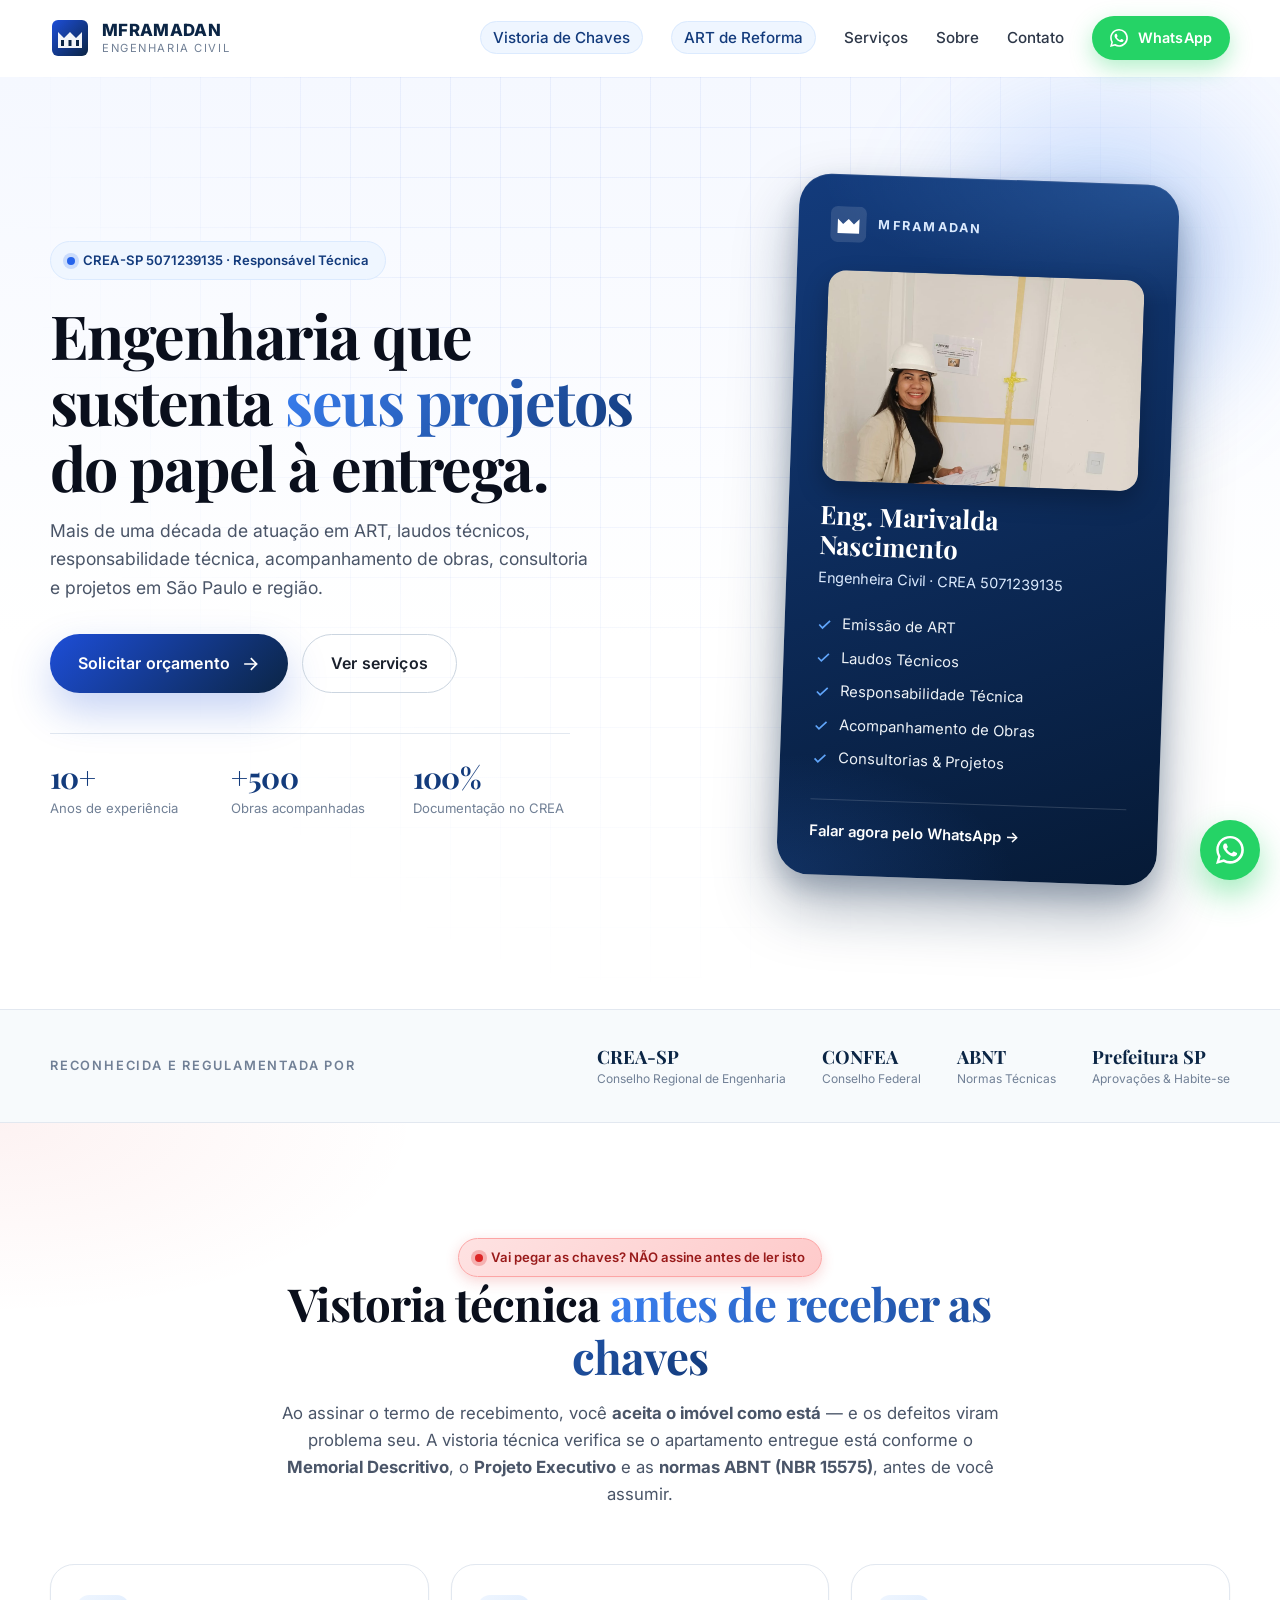
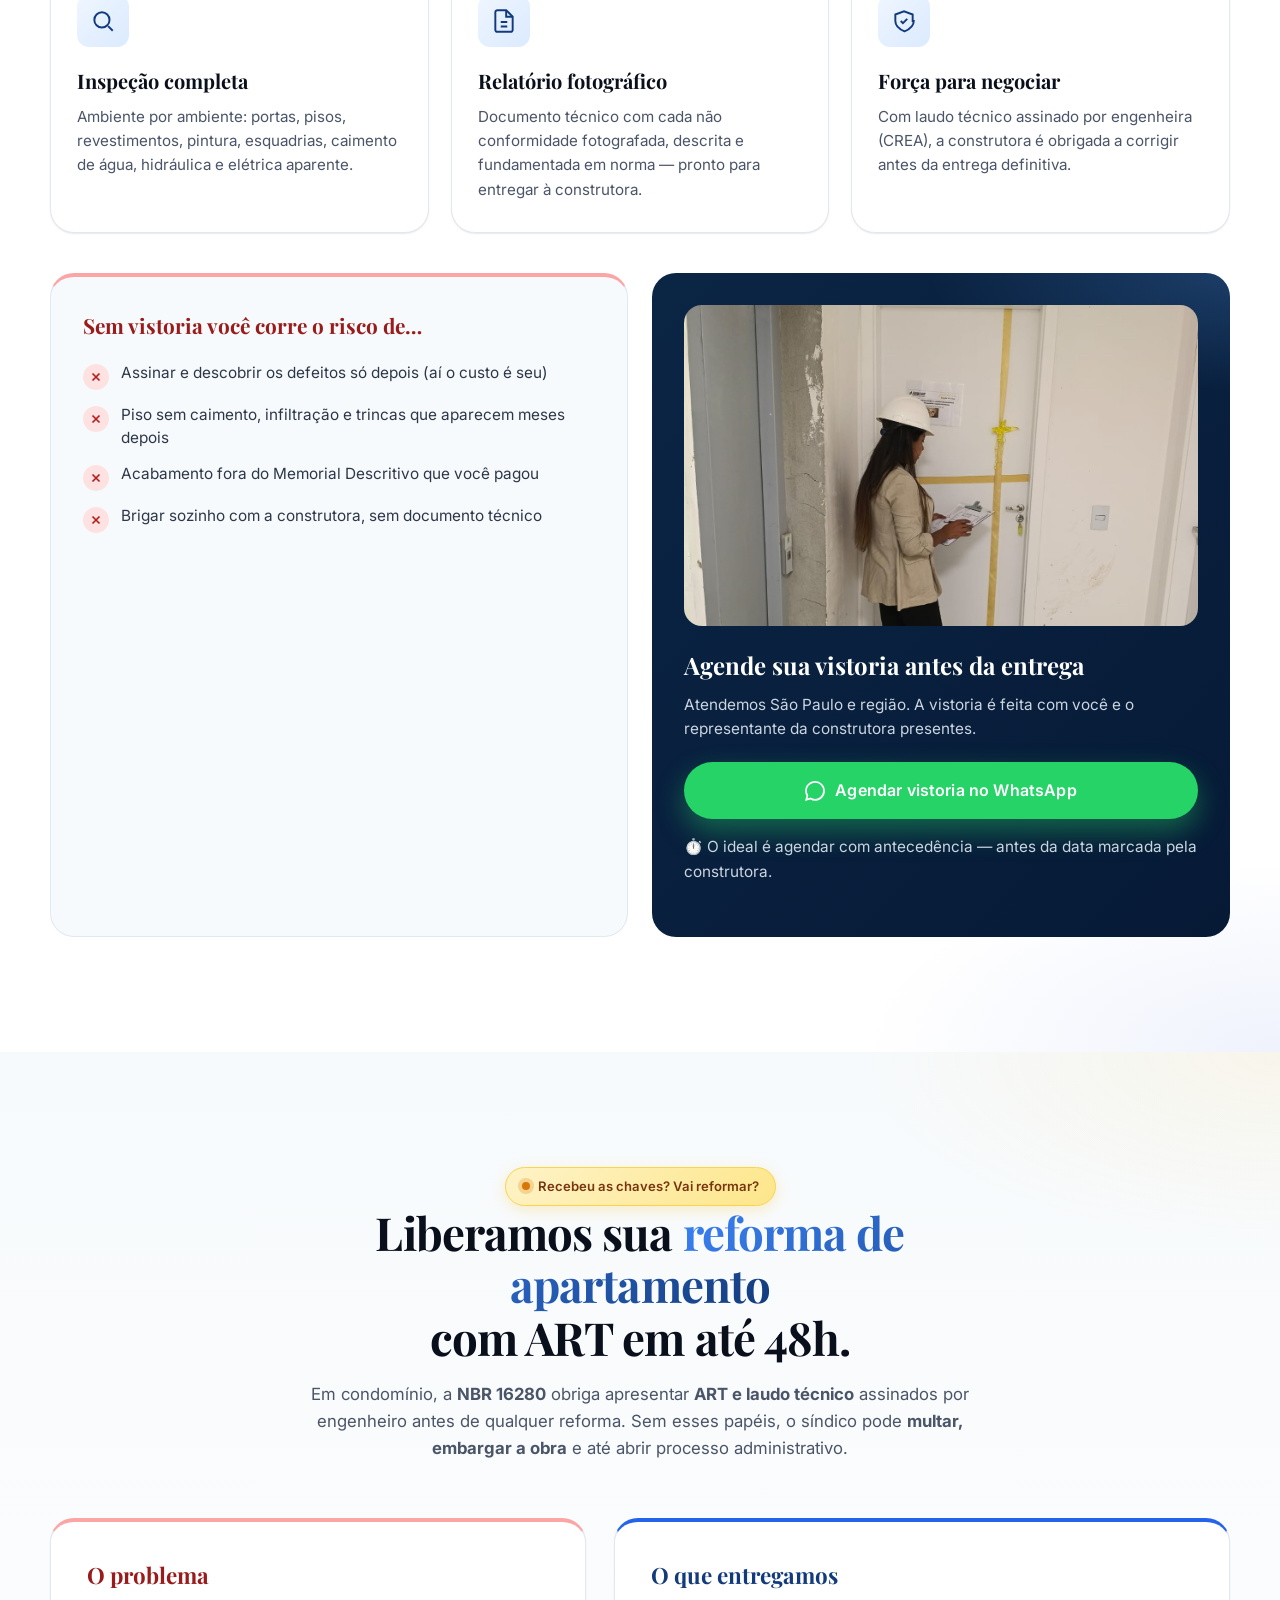
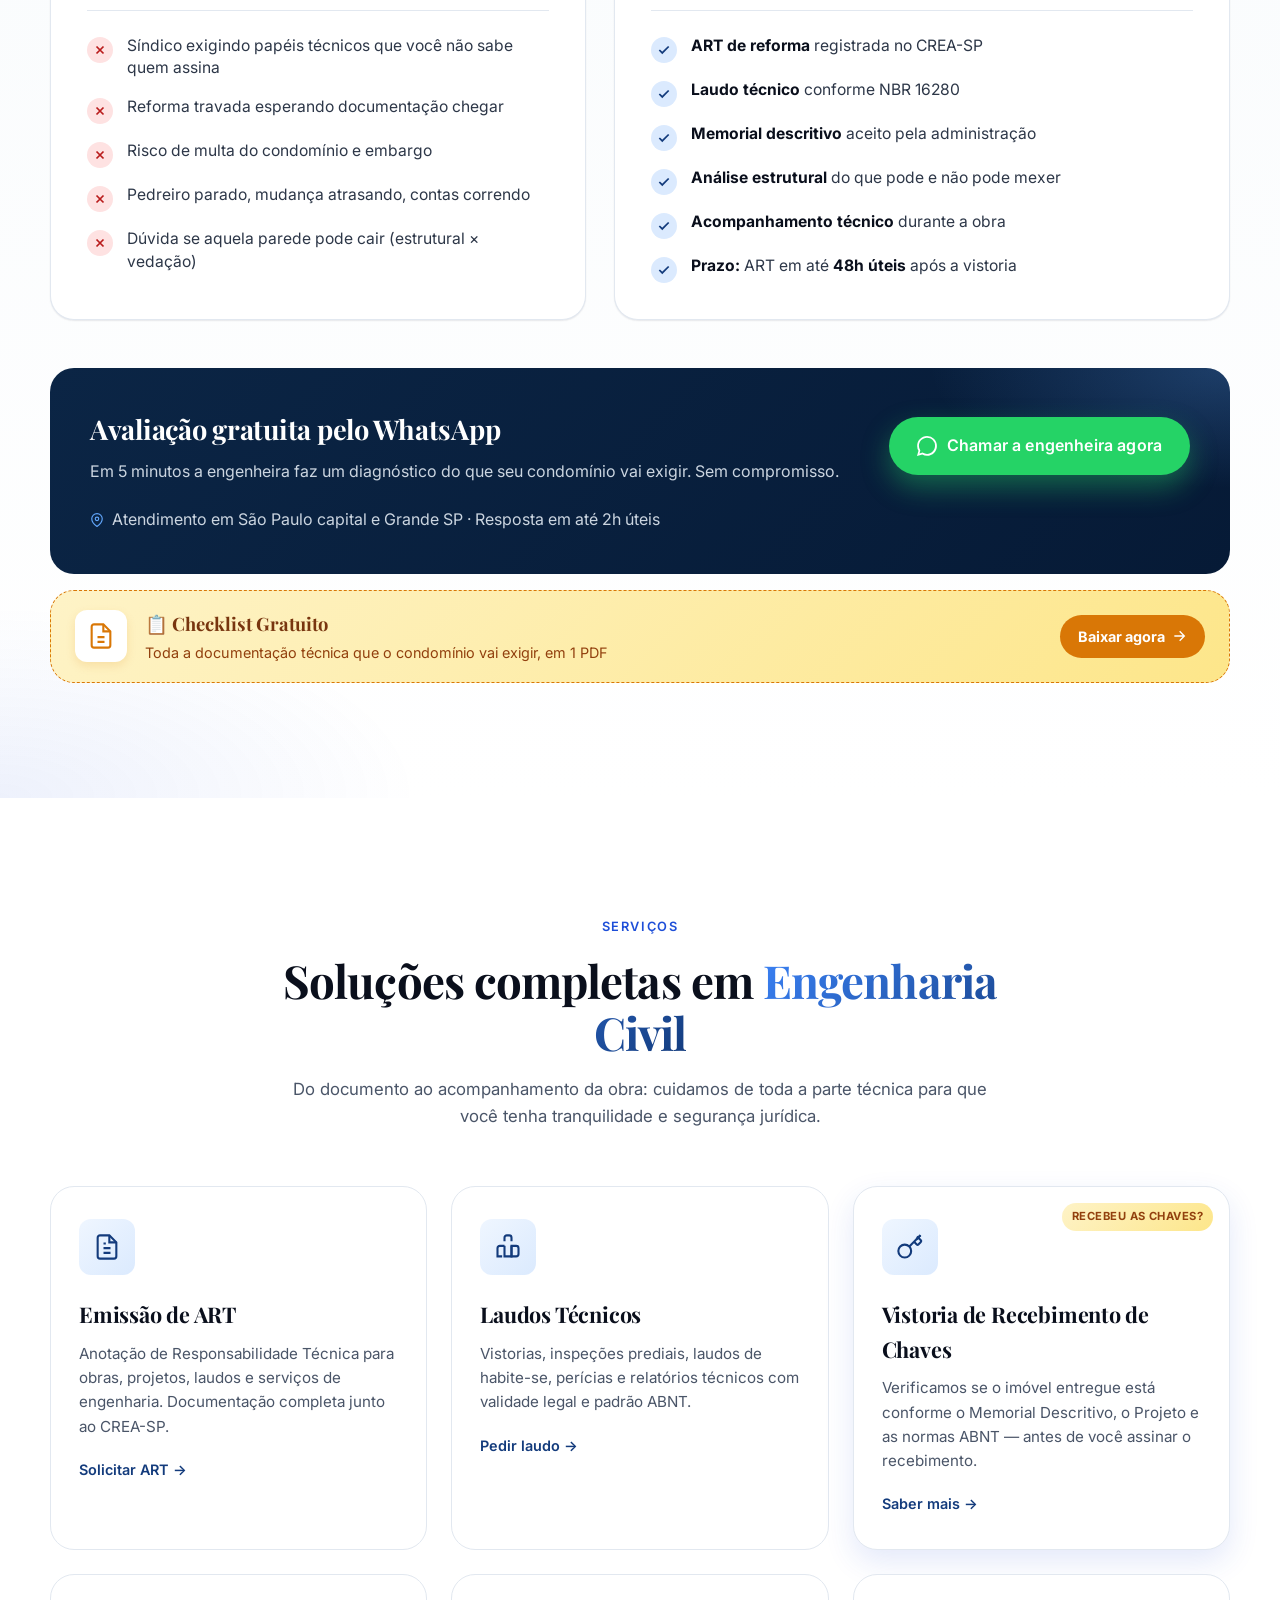
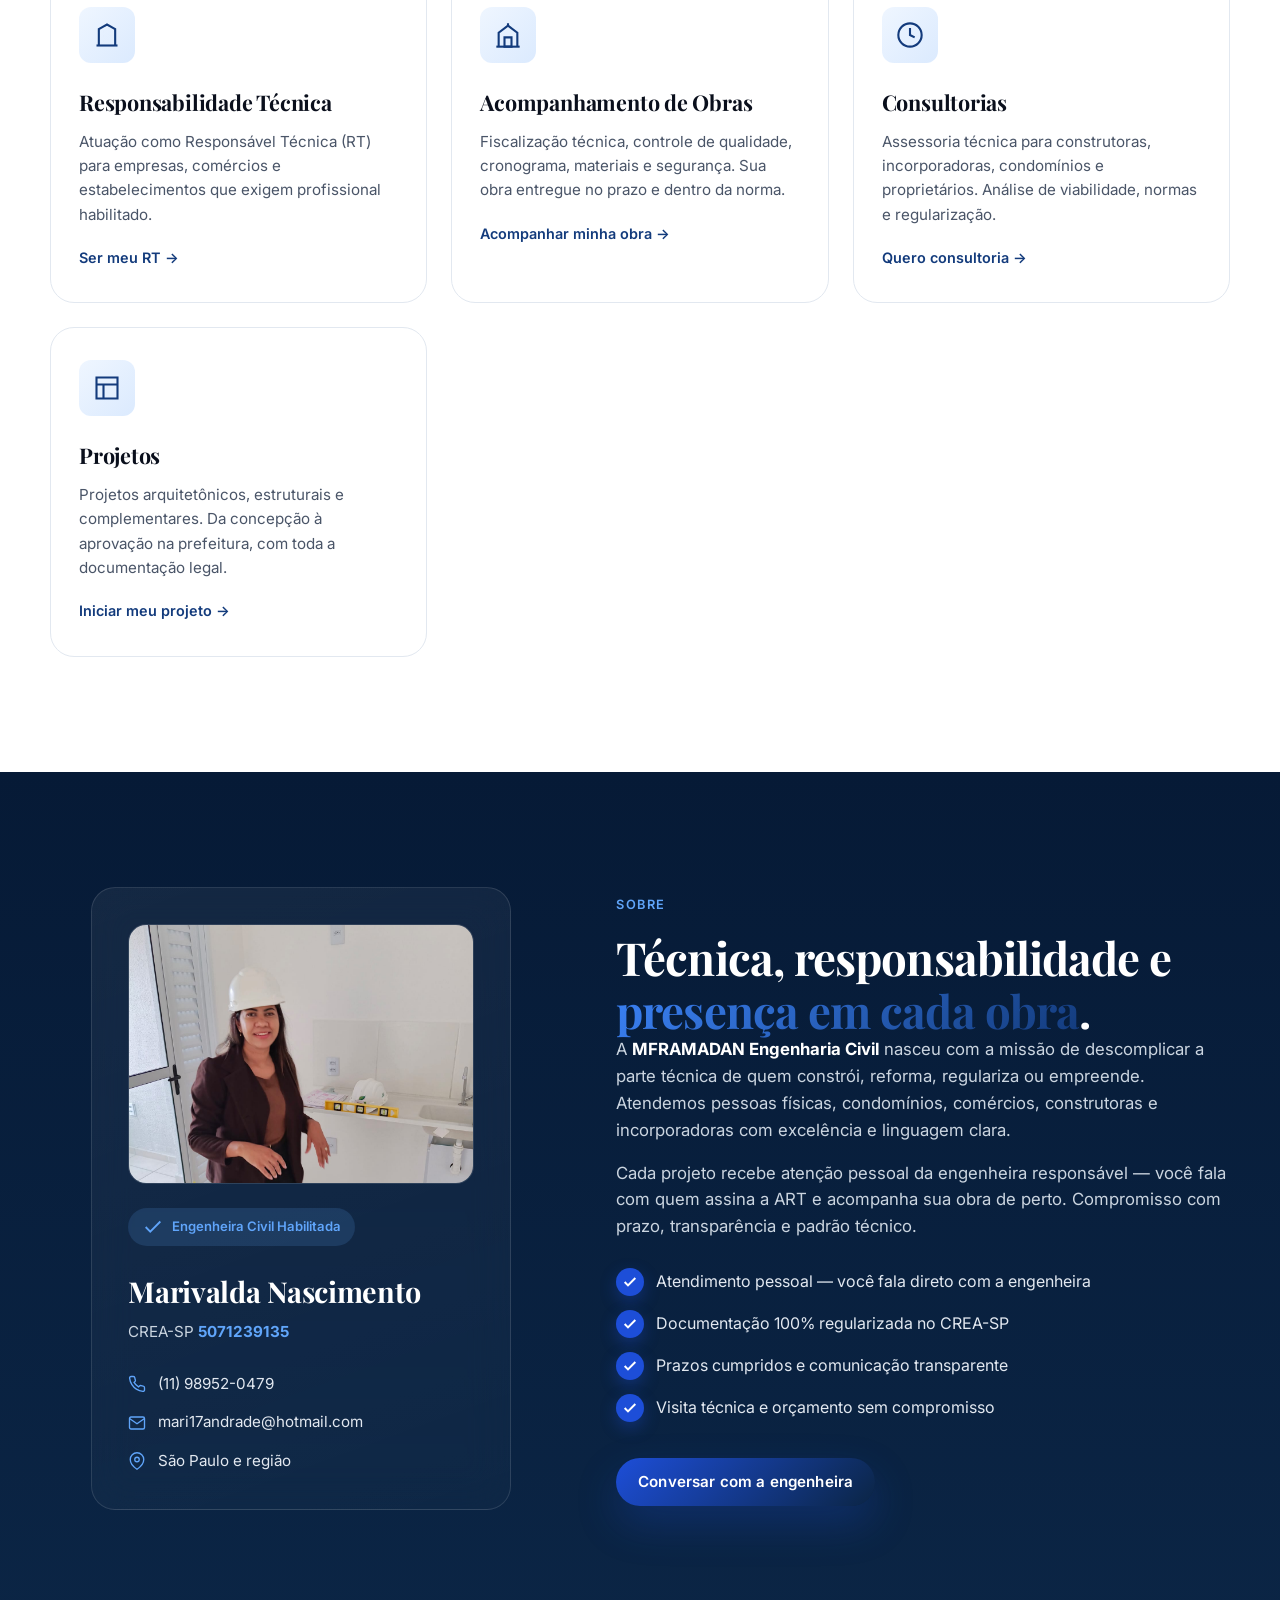
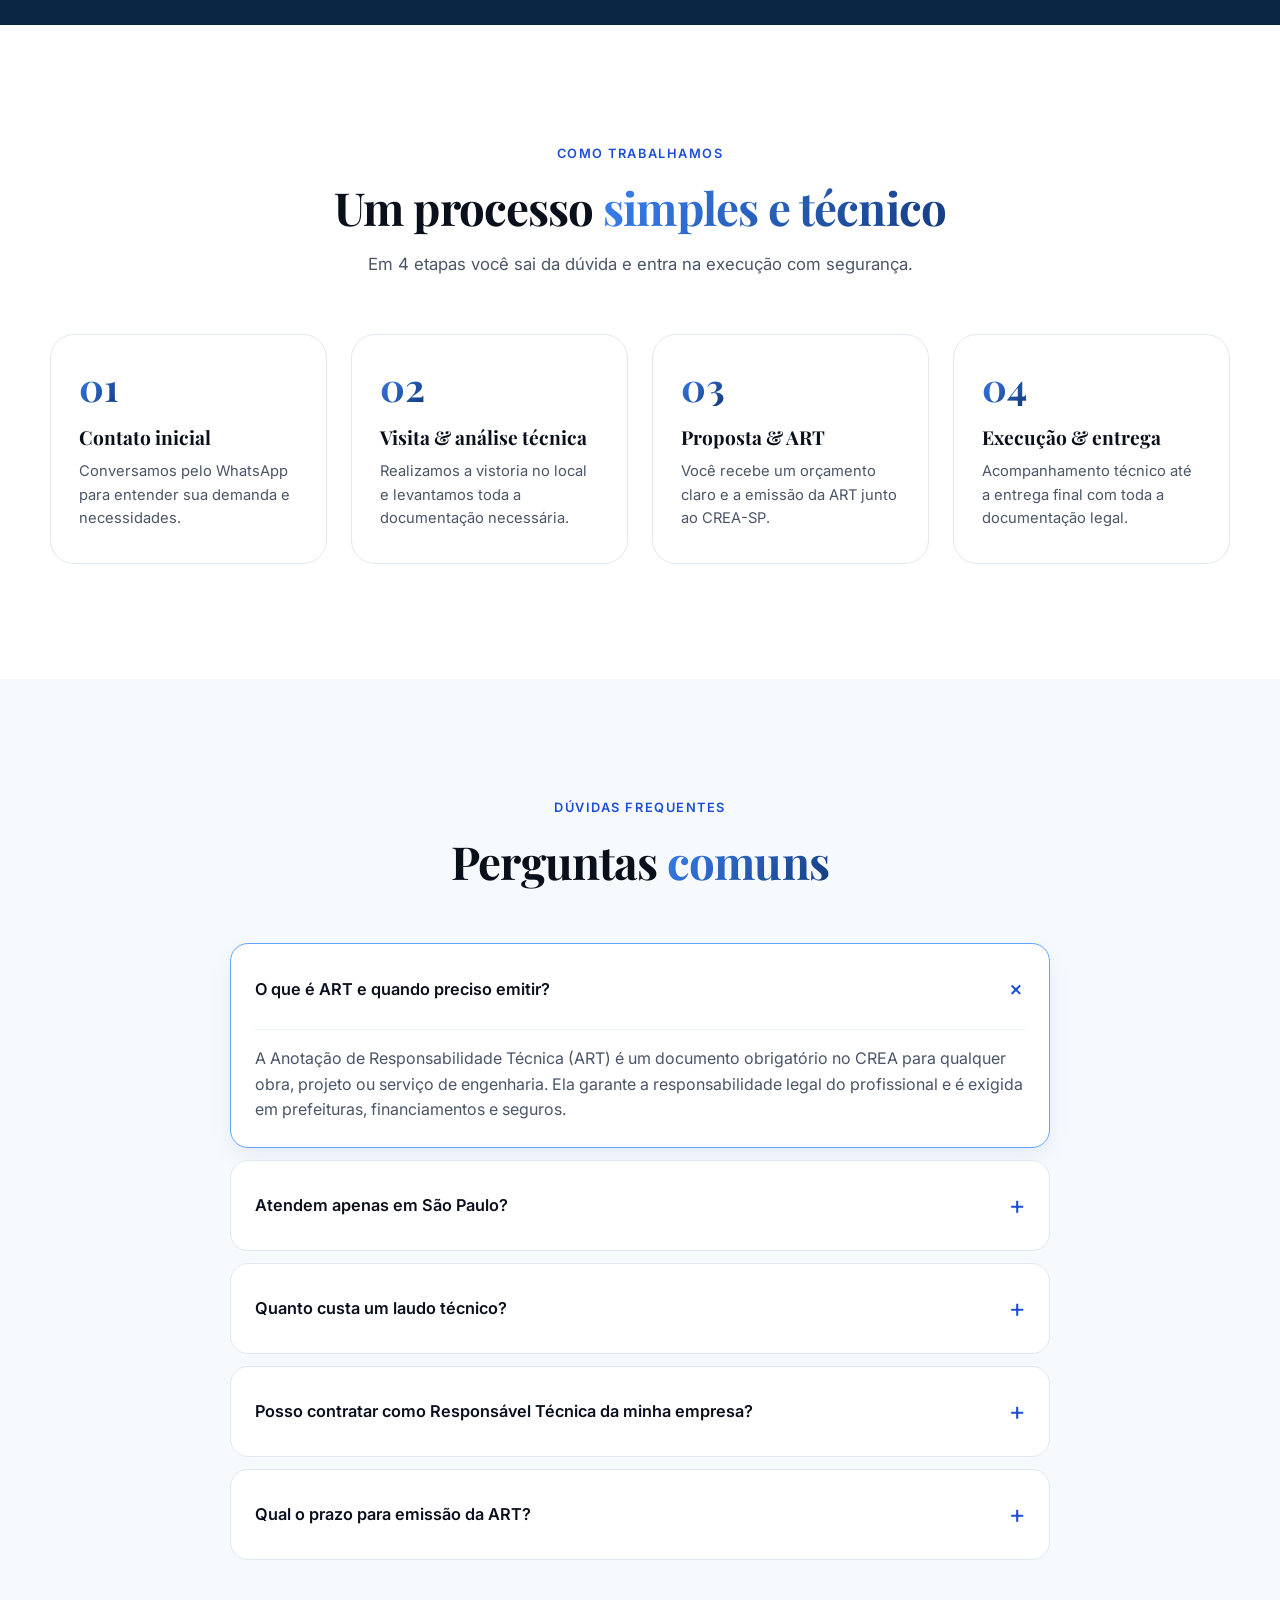
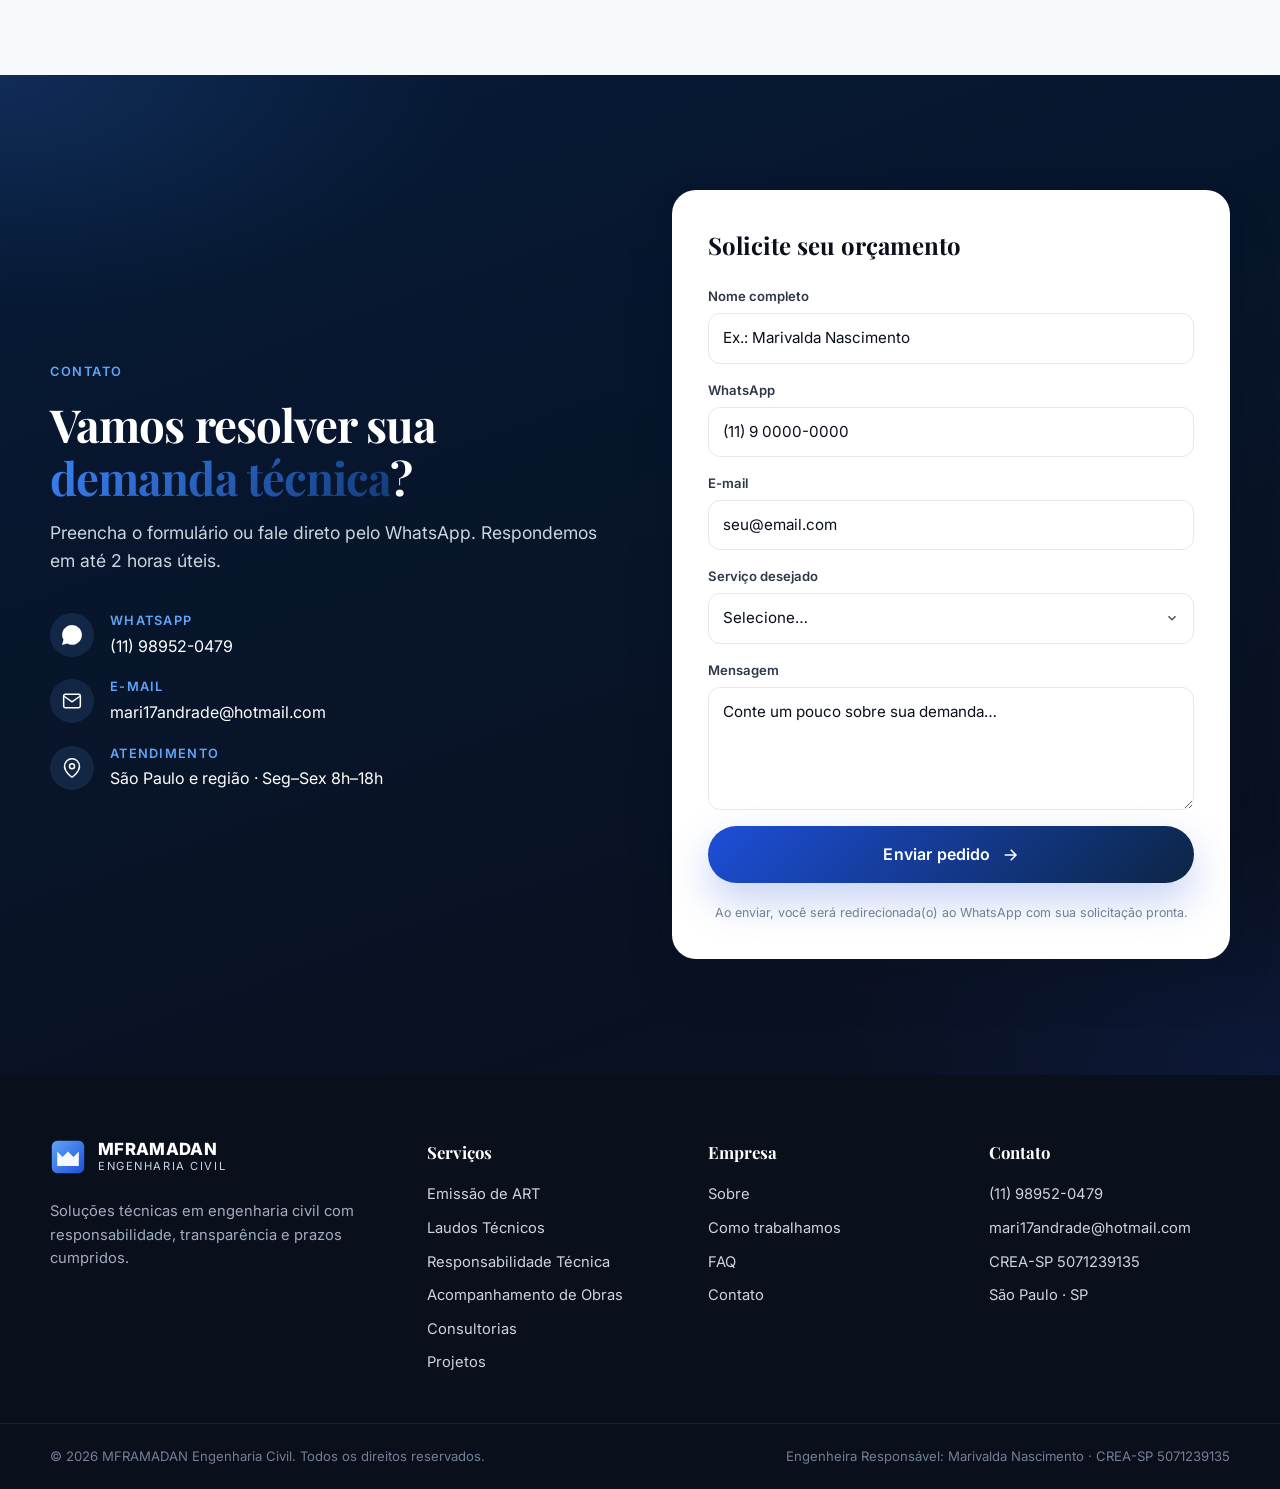
<file: index.html>
<!DOCTYPE html>
<html lang="pt-BR">
<head>
  <meta charset="UTF-8" />
  <meta name="viewport" content="width=device-width, initial-scale=1.0" />
  <meta name="theme-color" content="#0b2545" />
  <meta name="description" content="MFRAMADAN Engenharia Civil — Eng. Marivalda Nascimento (CREA 5071239135). ART, Laudos Técnicos, Responsabilidade Técnica, Acompanhamento de Obras, Consultorias e Projetos em São Paulo." />
  <meta name="keywords" content="engenharia civil, ART, laudo técnico, responsável técnico, acompanhamento de obras, consultoria, projetos, São Paulo" />
  <meta name="author" content="MFRAMADAN Engenharia Civil" />

  <!-- Open Graph -->
  <meta property="og:type" content="website" />
  <meta property="og:url" content="https://mframadan.vercel.app/" />
  <meta property="og:title" content="MFRAMADAN Engenharia Civil — Soluções técnicas para sua obra" />
  <meta property="og:description" content="ART, Laudos, Responsabilidade Técnica, Acompanhamento de Obras, Consultorias e Projetos. Mais de 10 anos de experiência." />
  <meta property="og:locale" content="pt_BR" />
  <meta property="og:site_name" content="MFRAMADAN Engenharia Civil" />
  <meta property="og:image" content="https://mframadan.vercel.app/assets/og-image.png" />
  <meta property="og:image:secure_url" content="https://mframadan.vercel.app/assets/og-image.png" />
  <meta property="og:image:type" content="image/png" />
  <meta property="og:image:width" content="1200" />
  <meta property="og:image:height" content="630" />
  <meta property="og:image:alt" content="MFRAMADAN Engenharia Civil — Eng. Marivalda Nascimento, CREA-SP 5071239135" />

  <!-- Twitter Card -->
  <meta name="twitter:card" content="summary_large_image" />
  <meta name="twitter:title" content="MFRAMADAN Engenharia Civil" />
  <meta name="twitter:description" content="ART, Laudos, Responsabilidade Técnica, Acompanhamento de Obras, Consultorias e Projetos." />
  <meta name="twitter:image" content="https://mframadan.vercel.app/assets/og-image.png" />
  <meta name="twitter:image:alt" content="MFRAMADAN Engenharia Civil" />

  <link rel="canonical" href="https://mframadan.vercel.app/" />

  <title>MFRAMADAN Engenharia Civil — ART, Laudos e Projetos | Eng. Marivalda Nascimento</title>

  <link rel="preconnect" href="https://fonts.googleapis.com" />
  <link rel="preconnect" href="https://fonts.gstatic.com" crossorigin />
  <link href="https://fonts.googleapis.com/css2?family=Inter:wght@300;400;500;600;700;800&family=Playfair+Display:wght@600;700;800&display=swap" rel="stylesheet" />

  <link rel="stylesheet" href="css/styles.css" />
  <link rel="icon" type="image/svg+xml" href="assets/favicon.svg" />
</head>
<body>

  <!-- ====== HEADER ====== -->
  <header class="header" id="header">
    <div class="container header__inner">
      <a href="#home" class="logo" aria-label="MFRAMADAN Engenharia Civil">
        <svg class="logo__mark" width="40" height="40" viewBox="0 0 40 40" aria-hidden="true">
          <rect x="2" y="2" width="36" height="36" rx="6" fill="url(#g1)"/>
          <path d="M8 30 V14 L14 20 L20 14 L26 20 L32 14 V30 Z" fill="#fff" opacity=".95"/>
          <rect x="11" y="22" width="3" height="6" fill="#0b2545"/>
          <rect x="18.5" y="22" width="3" height="6" fill="#0b2545"/>
          <rect x="26" y="22" width="3" height="6" fill="#0b2545"/>
          <defs>
            <linearGradient id="g1" x1="0" y1="0" x2="1" y2="1">
              <stop offset="0%" stop-color="#1d4ed8"/>
              <stop offset="100%" stop-color="#0b2545"/>
            </linearGradient>
          </defs>
        </svg>
        <span class="logo__text">
          <strong>MFRAMADAN</strong>
          <small>Engenharia Civil</small>
        </span>
      </a>

      <nav class="nav" id="nav">
        <ul class="nav__list">
          <li><a href="#vistoria" class="nav__highlight">Vistoria de Chaves</a></li>
          <li><a href="#reforma" class="nav__highlight">ART de Reforma</a></li>
          <li><a href="#servicos">Serviços</a></li>
          <li><a href="#sobre">Sobre</a></li>
          <li><a href="#contato">Contato</a></li>
        </ul>
        <a href="https://wa.me/5511989520479?text=Olá%20Marivalda!%20Vim%20pelo%20site%20da%20MFRAMADAN%20e%20gostaria%20de%20conversar.%20Pode%20me%20atender?"
           target="_blank" rel="noopener" class="btn btn--primary nav__cta">
          <svg width="18" height="18" viewBox="0 0 24 24" fill="currentColor" aria-hidden="true"><path d="M20.52 3.48A11.93 11.93 0 0 0 12.04 0C5.5 0 .2 5.3.2 11.85a11.8 11.8 0 0 0 1.59 5.95L0 24l6.36-1.66a11.86 11.86 0 0 0 5.68 1.44h.01c6.55 0 11.85-5.3 11.85-11.85 0-3.17-1.23-6.15-3.38-8.45ZM12.05 21.5h-.01a9.66 9.66 0 0 1-4.93-1.36l-.35-.21-3.77.99 1.01-3.68-.23-.38a9.65 9.65 0 0 1-1.48-5.16c0-5.34 4.34-9.68 9.69-9.68 2.59 0 5.02 1.01 6.85 2.84a9.62 9.62 0 0 1 2.83 6.85c0 5.34-4.34 9.69-9.61 9.79Zm5.31-7.27c-.29-.15-1.72-.85-1.99-.95-.27-.1-.46-.15-.66.15s-.76.95-.93 1.15c-.17.2-.34.22-.63.07-.29-.15-1.23-.45-2.34-1.44-.86-.77-1.45-1.72-1.62-2.01-.17-.29-.02-.45.13-.6.13-.13.29-.34.44-.51.15-.17.2-.29.29-.49.1-.2.05-.37-.02-.52-.07-.15-.66-1.59-.9-2.18-.24-.57-.48-.5-.66-.51l-.56-.01c-.2 0-.52.07-.79.37-.27.29-1.03 1-1.03 2.45 0 1.44 1.06 2.83 1.21 3.03.15.2 2.08 3.18 5.04 4.46.7.3 1.25.48 1.68.62.71.22 1.35.19 1.86.12.57-.08 1.72-.7 1.96-1.38.24-.68.24-1.26.17-1.38-.07-.12-.27-.2-.56-.34Z"/></svg>
          WhatsApp
        </a>
      </nav>

      <button class="nav__toggle" id="navToggle" aria-label="Abrir menu" aria-expanded="false">
        <span></span><span></span><span></span>
      </button>
    </div>
  </header>

  <!-- ====== HERO ====== -->
  <section class="hero" id="home">
    <div class="hero__bg" aria-hidden="true">
      <div class="hero__grid"></div>
      <div class="hero__glow"></div>
    </div>
    <div class="container hero__inner">
      <div class="hero__content reveal">
        <span class="badge">
          <span class="badge__dot"></span>
          CREA-SP 5071239135 · Responsável Técnica
        </span>
        <h1 class="hero__title">
          Engenharia que sustenta <span class="text-gradient">seus projetos</span> do papel à entrega.
        </h1>
        <p class="hero__subtitle">
          Mais de uma década de atuação em ART, laudos técnicos, responsabilidade técnica,
          acompanhamento de obras, consultoria e projetos em São Paulo e região.
        </p>

        <div class="hero__cta">
          <a href="#contato" class="btn btn--primary btn--lg">
            Solicitar orçamento
            <svg width="20" height="20" viewBox="0 0 24 24" fill="none" stroke="currentColor" stroke-width="2" aria-hidden="true"><path d="M5 12h14M13 5l7 7-7 7"/></svg>
          </a>
          <a href="#servicos" class="btn btn--ghost btn--lg">Ver serviços</a>
        </div>

        <ul class="hero__stats">
          <li>
            <strong>10+</strong>
            <span>Anos de experiência</span>
          </li>
          <li>
            <strong>+500</strong>
            <span>Obras acompanhadas</span>
          </li>
          <li>
            <strong>100%</strong>
            <span>Documentação no CREA</span>
          </li>
        </ul>
      </div>

      <aside class="hero__card reveal">
        <div class="card-3d">
          <div class="card-3d__top">
            <svg width="36" height="36" viewBox="0 0 40 40" aria-hidden="true">
              <rect width="40" height="40" rx="8" fill="#fff" opacity=".12"/>
              <path d="M8 30 V14 L14 20 L20 14 L26 20 L32 14 V30 Z" fill="#fff"/>
            </svg>
            <span>MFRAMADAN</span>
          </div>
          <img class="card-3d__photo" src="assets/images/engenheira/marivalda-hero.jpg"
               alt="Eng. Marivalda Nascimento em vistoria de recebimento de chaves" loading="eager"
               onerror="this.remove()" />
          <h3>Eng. Marivalda Nascimento</h3>
          <p class="card-3d__role">Engenheira Civil · CREA 5071239135</p>

          <ul class="card-3d__list">
            <li><svg width="16" height="16" viewBox="0 0 24 24" fill="none" stroke="currentColor" stroke-width="2.5"><path d="M20 6 9 17l-5-5"/></svg> Emissão de ART</li>
            <li><svg width="16" height="16" viewBox="0 0 24 24" fill="none" stroke="currentColor" stroke-width="2.5"><path d="M20 6 9 17l-5-5"/></svg> Laudos Técnicos</li>
            <li><svg width="16" height="16" viewBox="0 0 24 24" fill="none" stroke="currentColor" stroke-width="2.5"><path d="M20 6 9 17l-5-5"/></svg> Responsabilidade Técnica</li>
            <li><svg width="16" height="16" viewBox="0 0 24 24" fill="none" stroke="currentColor" stroke-width="2.5"><path d="M20 6 9 17l-5-5"/></svg> Acompanhamento de Obras</li>
            <li><svg width="16" height="16" viewBox="0 0 24 24" fill="none" stroke="currentColor" stroke-width="2.5"><path d="M20 6 9 17l-5-5"/></svg> Consultorias & Projetos</li>
          </ul>

          <a href="https://wa.me/5511989520479?text=Olá%20Marivalda!%20Vi%20seus%20serviços%20no%20site%20e%20quero%20solicitar%20um%20orçamento."
             target="_blank" rel="noopener" class="card-3d__cta">
            Falar agora pelo WhatsApp →
          </a>
        </div>
      </aside>
    </div>
  </section>

  <!-- ====== TRUSTBAR ====== -->
  <section class="trustbar">
    <div class="container trustbar__inner">
      <p class="trustbar__label">Reconhecida e regulamentada por</p>
      <ul class="trustbar__list">
        <li><strong>CREA-SP</strong><span>Conselho Regional de Engenharia</span></li>
        <li><strong>CONFEA</strong><span>Conselho Federal</span></li>
        <li><strong>ABNT</strong><span>Normas Técnicas</span></li>
        <li><strong>Prefeitura SP</strong><span>Aprovações & Habite-se</span></li>
      </ul>
    </div>
  </section>

  <!-- ====== VISTORIA DE RECEBIMENTO DE CHAVES (LANDING NICHE) ====== -->
  <section class="section vistoria" id="vistoria">
    <div class="container">
      <header class="section__head reveal">
        <span class="badge badge--alert">
          <span class="badge__dot badge__dot--alert"></span>
          Vai pegar as chaves? NÃO assine antes de ler isto
        </span>
        <h2 class="section__title">
          Vistoria técnica <span class="text-gradient">antes de receber as chaves</span>
        </h2>
        <p class="section__lead">
          Ao assinar o termo de recebimento, você <strong>aceita o imóvel como está</strong> —
          e os defeitos viram problema seu. A vistoria técnica verifica se o apartamento
          entregue está conforme o <strong>Memorial Descritivo</strong>, o <strong>Projeto Executivo</strong>
          e as <strong>normas ABNT (NBR 15575)</strong>, antes de você assumir.
        </p>
      </header>

      <div class="vistoria__grid">
        <article class="vistoria__card reveal">
          <div class="vistoria__ic">
            <svg width="26" height="26" viewBox="0 0 24 24" fill="none" stroke="currentColor" stroke-width="1.8"><circle cx="11" cy="11" r="7"/><path d="m21 21-4.3-4.3"/></svg>
          </div>
          <h3>Inspeção completa</h3>
          <p>Ambiente por ambiente: portas, pisos, revestimentos, pintura, esquadrias, caimento de água, hidráulica e elétrica aparente.</p>
        </article>
        <article class="vistoria__card reveal">
          <div class="vistoria__ic">
            <svg width="26" height="26" viewBox="0 0 24 24" fill="none" stroke="currentColor" stroke-width="1.8"><path d="M14 2H6a2 2 0 0 0-2 2v16a2 2 0 0 0 2 2h12a2 2 0 0 0 2-2V8z"/><path d="M14 2v6h6"/><path d="M9 13h6M9 17h6"/></svg>
          </div>
          <h3>Relatório fotográfico</h3>
          <p>Documento técnico com cada não conformidade fotografada, descrita e fundamentada em norma — pronto para entregar à construtora.</p>
        </article>
        <article class="vistoria__card reveal">
          <div class="vistoria__ic">
            <svg width="26" height="26" viewBox="0 0 24 24" fill="none" stroke="currentColor" stroke-width="1.8"><path d="M9 12l2 2 4-4"/><path d="M21 12c0 5-3.5 7.5-8.5 9.5C7.5 19.5 4 17 4 12V6l8-3 8 3v6Z"/></svg>
          </div>
          <h3>Força para negociar</h3>
          <p>Com laudo técnico assinado por engenheira (CREA), a construtora é obrigada a corrigir antes da entrega definitiva.</p>
        </article>
      </div>

      <div class="vistoria__split">
        <div class="vistoria__pain reveal">
          <h3>Sem vistoria você corre o risco de…</h3>
          <ul>
            <li><span class="reforma__ic reforma__ic--bad"><svg width="14" height="14" viewBox="0 0 24 24" fill="none" stroke="currentColor" stroke-width="3"><path d="M18 6 6 18M6 6l12 12"/></svg></span> Assinar e descobrir os defeitos só depois (aí o custo é seu)</li>
            <li><span class="reforma__ic reforma__ic--bad"><svg width="14" height="14" viewBox="0 0 24 24" fill="none" stroke="currentColor" stroke-width="3"><path d="M18 6 6 18M6 6l12 12"/></svg></span> Piso sem caimento, infiltração e trincas que aparecem meses depois</li>
            <li><span class="reforma__ic reforma__ic--bad"><svg width="14" height="14" viewBox="0 0 24 24" fill="none" stroke="currentColor" stroke-width="3"><path d="M18 6 6 18M6 6l12 12"/></svg></span> Acabamento fora do Memorial Descritivo que você pagou</li>
            <li><span class="reforma__ic reforma__ic--bad"><svg width="14" height="14" viewBox="0 0 24 24" fill="none" stroke="currentColor" stroke-width="3"><path d="M18 6 6 18M6 6l12 12"/></svg></span> Brigar sozinho com a construtora, sem documento técnico</li>
          </ul>
        </div>
        <div class="vistoria__cta reveal">
          <img class="vistoria__photo" src="assets/images/engenheira/marivalda-vistoria.jpg"
               alt="Engenheira realizando vistoria técnica em apartamento" loading="lazy"
               onerror="this.remove()" />
          <h3>Agende sua vistoria antes da entrega</h3>
          <p>Atendemos São Paulo e região. A vistoria é feita com você e o representante da construtora presentes.</p>
          <a href="https://wa.me/5511989520479?text=Olá%20Marivalda!%20Vou%20receber%20as%20chaves%20do%20meu%20apartamento%20e%20quero%20agendar%20uma%20vistoria%20técnica%20antes%20de%20assinar%20o%20recebimento."
             target="_blank" rel="noopener" class="btn btn--whatsapp btn--lg btn--block">
            <svg width="20" height="20" viewBox="0 0 24 24" fill="currentColor" aria-hidden="true"><path d="M20.52 3.48A11.93 11.93 0 0 0 12.04 0C5.5 0 .2 5.3.2 11.85a11.8 11.8 0 0 0 1.59 5.95L0 24l6.36-1.66a11.86 11.86 0 0 0 5.68 1.44h.01c6.55 0 11.85-5.3 11.85-11.85 0-3.17-1.23-6.15-3.38-8.45ZM12.05 21.5h-.01a9.66 9.66 0 0 1-4.93-1.36l-.35-.21-3.77.99 1.01-3.68-.23-.38a9.65 9.65 0 0 1-1.48-5.16c0-5.34 4.34-9.68 9.69-9.68 2.59 0 5.02 1.01 6.85 2.84a9.62 9.62 0 0 1 2.83 6.85c0 5.34-4.34 9.69-9.61 9.79Z"/></svg>
            Agendar vistoria no WhatsApp
          </a>
          <p class="vistoria__note">⏱️ O ideal é agendar com antecedência — antes da data marcada pela construtora.</p>
        </div>
      </div>
    </div>
  </section>

  <!-- ====== REFORMA DE APARTAMENTO (LANDING NICHE) ====== -->
  <section class="section reforma" id="reforma">
    <div class="container">
      <header class="section__head reveal">
        <span class="badge badge--warn">
          <span class="badge__dot badge__dot--warn"></span>
          Recebeu as chaves? Vai reformar?
        </span>
        <h2 class="section__title">
          Liberamos sua <span class="text-gradient">reforma de apartamento</span><br/>com ART em até 48h.
        </h2>
        <p class="section__lead">
          Em condomínio, a <strong>NBR 16280</strong> obriga apresentar <strong>ART e laudo técnico</strong>
          assinados por engenheiro antes de qualquer reforma. Sem esses papéis, o síndico pode
          <strong>multar, embargar a obra</strong> e até abrir processo administrativo.
        </p>
      </header>

      <div class="reforma__grid">
        <article class="reforma__col reforma__col--pain reveal">
          <h3>O problema</h3>
          <ul>
            <li>
              <span class="reforma__ic reforma__ic--bad">
                <svg width="14" height="14" viewBox="0 0 24 24" fill="none" stroke="currentColor" stroke-width="3"><path d="M18 6 6 18M6 6l12 12"/></svg>
              </span>
              Síndico exigindo papéis técnicos que você não sabe quem assina
            </li>
            <li>
              <span class="reforma__ic reforma__ic--bad">
                <svg width="14" height="14" viewBox="0 0 24 24" fill="none" stroke="currentColor" stroke-width="3"><path d="M18 6 6 18M6 6l12 12"/></svg>
              </span>
              Reforma travada esperando documentação chegar
            </li>
            <li>
              <span class="reforma__ic reforma__ic--bad">
                <svg width="14" height="14" viewBox="0 0 24 24" fill="none" stroke="currentColor" stroke-width="3"><path d="M18 6 6 18M6 6l12 12"/></svg>
              </span>
              Risco de multa do condomínio e embargo
            </li>
            <li>
              <span class="reforma__ic reforma__ic--bad">
                <svg width="14" height="14" viewBox="0 0 24 24" fill="none" stroke="currentColor" stroke-width="3"><path d="M18 6 6 18M6 6l12 12"/></svg>
              </span>
              Pedreiro parado, mudança atrasando, contas correndo
            </li>
            <li>
              <span class="reforma__ic reforma__ic--bad">
                <svg width="14" height="14" viewBox="0 0 24 24" fill="none" stroke="currentColor" stroke-width="3"><path d="M18 6 6 18M6 6l12 12"/></svg>
              </span>
              Dúvida se aquela parede pode cair (estrutural × vedação)
            </li>
          </ul>
        </article>

        <article class="reforma__col reforma__col--solution reveal">
          <h3>O que entregamos</h3>
          <ul>
            <li>
              <span class="reforma__ic reforma__ic--ok">
                <svg width="14" height="14" viewBox="0 0 24 24" fill="none" stroke="currentColor" stroke-width="3"><path d="M20 6 9 17l-5-5"/></svg>
              </span>
              <span><strong>ART de reforma</strong> registrada no CREA-SP</span>
            </li>
            <li>
              <span class="reforma__ic reforma__ic--ok">
                <svg width="14" height="14" viewBox="0 0 24 24" fill="none" stroke="currentColor" stroke-width="3"><path d="M20 6 9 17l-5-5"/></svg>
              </span>
              <span><strong>Laudo técnico</strong> conforme NBR 16280</span>
            </li>
            <li>
              <span class="reforma__ic reforma__ic--ok">
                <svg width="14" height="14" viewBox="0 0 24 24" fill="none" stroke="currentColor" stroke-width="3"><path d="M20 6 9 17l-5-5"/></svg>
              </span>
              <span><strong>Memorial descritivo</strong> aceito pela administração</span>
            </li>
            <li>
              <span class="reforma__ic reforma__ic--ok">
                <svg width="14" height="14" viewBox="0 0 24 24" fill="none" stroke="currentColor" stroke-width="3"><path d="M20 6 9 17l-5-5"/></svg>
              </span>
              <span><strong>Análise estrutural</strong> do que pode e não pode mexer</span>
            </li>
            <li>
              <span class="reforma__ic reforma__ic--ok">
                <svg width="14" height="14" viewBox="0 0 24 24" fill="none" stroke="currentColor" stroke-width="3"><path d="M20 6 9 17l-5-5"/></svg>
              </span>
              <span><strong>Acompanhamento técnico</strong> durante a obra</span>
            </li>
            <li>
              <span class="reforma__ic reforma__ic--ok">
                <svg width="14" height="14" viewBox="0 0 24 24" fill="none" stroke="currentColor" stroke-width="3"><path d="M20 6 9 17l-5-5"/></svg>
              </span>
              <span><strong>Prazo:</strong> ART em até <strong>48h úteis</strong> após a vistoria</span>
            </li>
          </ul>
        </article>
      </div>

      <div class="reforma__cta reveal">
        <div class="reforma__cta-inner">
          <div>
            <h3>Avaliação gratuita pelo WhatsApp</h3>
            <p>Em 5 minutos a engenheira faz um diagnóstico do que seu condomínio vai exigir. Sem compromisso.</p>
          </div>
          <a href="https://wa.me/5511989520479?text=Olá%20Marivalda!%20Vou%20reformar%20meu%20apartamento%20e%20preciso%20da%20ART%20e%20do%20laudo%20técnico%20para%20o%20condomínio%20aprovar%20a%20obra."
             target="_blank" rel="noopener" class="btn btn--whatsapp btn--lg">
            <svg width="20" height="20" viewBox="0 0 24 24" fill="currentColor" aria-hidden="true"><path d="M20.52 3.48A11.93 11.93 0 0 0 12.04 0C5.5 0 .2 5.3.2 11.85a11.8 11.8 0 0 0 1.59 5.95L0 24l6.36-1.66a11.86 11.86 0 0 0 5.68 1.44h.01c6.55 0 11.85-5.3 11.85-11.85 0-3.17-1.23-6.15-3.38-8.45ZM12.05 21.5h-.01a9.66 9.66 0 0 1-4.93-1.36l-.35-.21-3.77.99 1.01-3.68-.23-.38a9.65 9.65 0 0 1-1.48-5.16c0-5.34 4.34-9.68 9.69-9.68 2.59 0 5.02 1.01 6.85 2.84a9.62 9.62 0 0 1 2.83 6.85c0 5.34-4.34 9.69-9.61 9.79Z"/></svg>
            Chamar a engenheira agora
          </a>
        </div>
        <p class="reforma__note">
          <svg width="14" height="14" viewBox="0 0 24 24" fill="none" stroke="currentColor" stroke-width="2"><path d="M21 10c0 7-9 13-9 13s-9-6-9-13a9 9 0 0 1 18 0Z"/><circle cx="12" cy="10" r="3"/></svg>
          Atendimento em São Paulo capital e Grande SP · Resposta em até 2h úteis
        </p>
      </div>

      <a href="checklist-reforma.html" target="_blank" rel="noopener" class="reforma__leadmag reveal">
        <div class="reforma__leadmag-ic">
          <svg width="28" height="28" viewBox="0 0 24 24" fill="none" stroke="currentColor" stroke-width="1.8">
            <path d="M14 2H6a2 2 0 0 0-2 2v16a2 2 0 0 0 2 2h12a2 2 0 0 0 2-2V8z"/>
            <path d="M14 2v6h6"/>
            <path d="M9 13h6M9 17h6"/>
          </svg>
        </div>
        <div class="reforma__leadmag-text">
          <strong>📋 Checklist Gratuito</strong>
          <span>Toda a documentação técnica que o condomínio vai exigir, em 1 PDF</span>
        </div>
        <span class="reforma__leadmag-cta">
          Baixar agora
          <svg width="16" height="16" viewBox="0 0 24 24" fill="none" stroke="currentColor" stroke-width="2"><path d="M5 12h14M13 5l7 7-7 7"/></svg>
        </span>
      </a>
    </div>
  </section>

  <!-- ====== SERVIÇOS ====== -->
  <section class="section" id="servicos">
    <div class="container">
      <header class="section__head reveal">
        <span class="eyebrow">Serviços</span>
        <h2 class="section__title">Soluções completas em <span class="text-gradient">Engenharia Civil</span></h2>
        <p class="section__lead">
          Do documento ao acompanhamento da obra: cuidamos de toda a parte técnica
          para que você tenha tranquilidade e segurança jurídica.
        </p>
      </header>

      <div class="services">

        <article class="service reveal">
          <div class="service__icon">
            <svg width="28" height="28" viewBox="0 0 24 24" fill="none" stroke="currentColor" stroke-width="1.8">
              <path d="M14 2H6a2 2 0 0 0-2 2v16a2 2 0 0 0 2 2h12a2 2 0 0 0 2-2V8z"/>
              <path d="M14 2v6h6"/>
              <path d="M9 13h6M9 17h6M9 9h2"/>
            </svg>
          </div>
          <h3>Emissão de ART</h3>
          <p>Anotação de Responsabilidade Técnica para obras, projetos, laudos e serviços de engenharia. Documentação completa junto ao CREA-SP.</p>
          <a href="#contato" class="service__link">Solicitar ART →</a>
        </article>

        <article class="service reveal">
          <div class="service__icon">
            <svg width="28" height="28" viewBox="0 0 24 24" fill="none" stroke="currentColor" stroke-width="1.8">
              <path d="M9 11H5a2 2 0 0 0-2 2v7h4"/>
              <path d="M19 11h-4v9h4a2 2 0 0 0 2-2v-5a2 2 0 0 0-2-2Z"/>
              <path d="M9 7V4a2 2 0 0 1 2-2h2a2 2 0 0 1 2 2v3"/>
              <path d="M9 11v9h6v-9"/>
            </svg>
          </div>
          <h3>Laudos Técnicos</h3>
          <p>Vistorias, inspeções prediais, laudos de habite-se, perícias e relatórios técnicos com validade legal e padrão ABNT.</p>
          <a href="#contato" class="service__link">Pedir laudo →</a>
        </article>

        <article class="service service--featured reveal">
          <span class="service__tag">Recebeu as chaves?</span>
          <div class="service__icon">
            <svg width="28" height="28" viewBox="0 0 24 24" fill="none" stroke="currentColor" stroke-width="1.8">
              <path d="m15.5 7.5 2.3 2.3a1 1 0 0 0 1.4 0l2.1-2.1a1 1 0 0 0 0-1.4l-3.4-3.4"/>
              <path d="m21 2-9.6 9.6"/>
              <circle cx="7.5" cy="15.5" r="5.5"/>
              <path d="m21 2-3.5 3.5"/>
            </svg>
          </div>
          <h3>Vistoria de Recebimento de Chaves</h3>
          <p>Verificamos se o imóvel entregue está conforme o Memorial Descritivo, o Projeto e as normas ABNT — antes de você assinar o recebimento.</p>
          <a href="#vistoria" class="service__link">Saber mais →</a>
        </article>

        <article class="service reveal">
          <div class="service__icon">
            <svg width="28" height="28" viewBox="0 0 24 24" fill="none" stroke="currentColor" stroke-width="1.8">
              <path d="M3 21h18"/>
              <path d="M5 21V7l7-4 7 4v14"/>
              <path d="M9 9h.01M15 9h.01M9 13h.01M15 13h.01M9 17h.01M15 17h.01"/>
            </svg>
          </div>
          <h3>Responsabilidade Técnica</h3>
          <p>Atuação como Responsável Técnica (RT) para empresas, comércios e estabelecimentos que exigem profissional habilitado.</p>
          <a href="#contato" class="service__link">Ser meu RT →</a>
        </article>

        <article class="service reveal">
          <div class="service__icon">
            <svg width="28" height="28" viewBox="0 0 24 24" fill="none" stroke="currentColor" stroke-width="1.8">
              <path d="M2 22h20"/>
              <path d="M4 22V10l8-6 8 6v12"/>
              <path d="M9 14h6v8H9z"/>
              <path d="M12 4V2"/>
            </svg>
          </div>
          <h3>Acompanhamento de Obras</h3>
          <p>Fiscalização técnica, controle de qualidade, cronograma, materiais e segurança. Sua obra entregue no prazo e dentro da norma.</p>
          <a href="#contato" class="service__link">Acompanhar minha obra →</a>
        </article>

        <article class="service reveal">
          <div class="service__icon">
            <svg width="28" height="28" viewBox="0 0 24 24" fill="none" stroke="currentColor" stroke-width="1.8">
              <circle cx="12" cy="12" r="10"/>
              <path d="M12 6v6l4 2"/>
            </svg>
          </div>
          <h3>Consultorias</h3>
          <p>Assessoria técnica para construtoras, incorporadoras, condomínios e proprietários. Análise de viabilidade, normas e regularização.</p>
          <a href="#contato" class="service__link">Quero consultoria →</a>
        </article>

        <article class="service reveal">
          <div class="service__icon">
            <svg width="28" height="28" viewBox="0 0 24 24" fill="none" stroke="currentColor" stroke-width="1.8">
              <path d="M3 3h18v18H3z"/>
              <path d="M3 9h18M9 21V9"/>
            </svg>
          </div>
          <h3>Projetos</h3>
          <p>Projetos arquitetônicos, estruturais e complementares. Da concepção à aprovação na prefeitura, com toda a documentação legal.</p>
          <a href="#contato" class="service__link">Iniciar meu projeto →</a>
        </article>

      </div>
    </div>
  </section>

  <!-- ====== SOBRE ====== -->
  <section class="section section--dark" id="sobre">
    <div class="container about">
      <div class="about__media reveal">
        <div class="about__card">
          <img class="about__photo" src="assets/images/engenheira/marivalda-sobre.jpg" alt="Eng. Marivalda Nascimento em vistoria de apartamento" loading="lazy"
               onerror="this.remove()" />
          <div class="about__badge">
            <svg width="22" height="22" viewBox="0 0 24 24" fill="none" stroke="currentColor" stroke-width="2"><path d="M20 6 9 17l-5-5"/></svg>
            Engenheira Civil Habilitada
          </div>
          <h3 class="about__name">Marivalda Nascimento</h3>
          <p class="about__crea">CREA-SP <strong>5071239135</strong></p>
          <ul class="about__contact">
            <li>
              <svg width="18" height="18" viewBox="0 0 24 24" fill="none" stroke="currentColor" stroke-width="1.8"><path d="M22 16.92v3a2 2 0 0 1-2.18 2 19.79 19.79 0 0 1-8.63-3.07 19.5 19.5 0 0 1-6-6 19.79 19.79 0 0 1-3.07-8.67A2 2 0 0 1 4.11 2h3a2 2 0 0 1 2 1.72c.13.96.36 1.9.7 2.81a2 2 0 0 1-.45 2.11L8.09 9.91a16 16 0 0 0 6 6l1.27-1.27a2 2 0 0 1 2.11-.45c.91.34 1.85.57 2.81.7A2 2 0 0 1 22 16.92Z"/></svg>
              (11) 98952-0479
            </li>
            <li>
              <svg width="18" height="18" viewBox="0 0 24 24" fill="none" stroke="currentColor" stroke-width="1.8"><path d="M4 4h16c1.1 0 2 .9 2 2v12c0 1.1-.9 2-2 2H4c-1.1 0-2-.9-2-2V6c0-1.1.9-2 2-2Z"/><path d="m22 6-10 7L2 6"/></svg>
              mari17andrade@hotmail.com
            </li>
            <li>
              <svg width="18" height="18" viewBox="0 0 24 24" fill="none" stroke="currentColor" stroke-width="1.8"><path d="M21 10c0 7-9 13-9 13s-9-6-9-13a9 9 0 0 1 18 0Z"/><circle cx="12" cy="10" r="3"/></svg>
              São Paulo e região
            </li>
          </ul>
        </div>
      </div>

      <div class="about__content reveal">
        <span class="eyebrow eyebrow--light">Sobre</span>
        <h2 class="section__title section__title--light">
          Técnica, responsabilidade e <span class="text-gradient">presença em cada obra</span>.
        </h2>
        <p>
          A <strong>MFRAMADAN Engenharia Civil</strong> nasceu com a missão de descomplicar a parte técnica
          de quem constrói, reforma, regulariza ou empreende. Atendemos pessoas físicas, condomínios,
          comércios, construtoras e incorporadoras com excelência e linguagem clara.
        </p>
        <p>
          Cada projeto recebe atenção pessoal da engenheira responsável — você fala com quem assina a ART
          e acompanha sua obra de perto. Compromisso com prazo, transparência e padrão técnico.
        </p>

        <ul class="about__benefits">
          <li>
            <span class="check">
              <svg width="16" height="16" viewBox="0 0 24 24" fill="none" stroke="currentColor" stroke-width="3"><path d="M20 6 9 17l-5-5"/></svg>
            </span>
            Atendimento pessoal — você fala direto com a engenheira
          </li>
          <li>
            <span class="check">
              <svg width="16" height="16" viewBox="0 0 24 24" fill="none" stroke="currentColor" stroke-width="3"><path d="M20 6 9 17l-5-5"/></svg>
            </span>
            Documentação 100% regularizada no CREA-SP
          </li>
          <li>
            <span class="check">
              <svg width="16" height="16" viewBox="0 0 24 24" fill="none" stroke="currentColor" stroke-width="3"><path d="M20 6 9 17l-5-5"/></svg>
            </span>
            Prazos cumpridos e comunicação transparente
          </li>
          <li>
            <span class="check">
              <svg width="16" height="16" viewBox="0 0 24 24" fill="none" stroke="currentColor" stroke-width="3"><path d="M20 6 9 17l-5-5"/></svg>
            </span>
            Visita técnica e orçamento sem compromisso
          </li>
        </ul>

        <a href="#contato" class="btn btn--primary">Conversar com a engenheira</a>
      </div>
    </div>
  </section>

  <!-- ====== DIFERENCIAIS / PROCESSO ====== -->
  <section class="section" id="diferenciais">
    <div class="container">
      <header class="section__head reveal">
        <span class="eyebrow">Como trabalhamos</span>
        <h2 class="section__title">Um processo <span class="text-gradient">simples e técnico</span></h2>
        <p class="section__lead">Em 4 etapas você sai da dúvida e entra na execução com segurança.</p>
      </header>

      <ol class="process">
        <li class="process__item reveal">
          <span class="process__num">01</span>
          <h3>Contato inicial</h3>
          <p>Conversamos pelo WhatsApp para entender sua demanda e necessidades.</p>
        </li>
        <li class="process__item reveal">
          <span class="process__num">02</span>
          <h3>Visita & análise técnica</h3>
          <p>Realizamos a vistoria no local e levantamos toda a documentação necessária.</p>
        </li>
        <li class="process__item reveal">
          <span class="process__num">03</span>
          <h3>Proposta & ART</h3>
          <p>Você recebe um orçamento claro e a emissão da ART junto ao CREA-SP.</p>
        </li>
        <li class="process__item reveal">
          <span class="process__num">04</span>
          <h3>Execução & entrega</h3>
          <p>Acompanhamento técnico até a entrega final com toda a documentação legal.</p>
        </li>
      </ol>
    </div>
  </section>

  <!-- ====== FAQ ====== -->
  <section class="section section--soft" id="faq">
    <div class="container faq-wrap">
      <header class="section__head reveal">
        <span class="eyebrow">Dúvidas frequentes</span>
        <h2 class="section__title">Perguntas <span class="text-gradient">comuns</span></h2>
      </header>

      <div class="faq">
        <details class="faq__item reveal" open>
          <summary>O que é ART e quando preciso emitir?</summary>
          <p>A Anotação de Responsabilidade Técnica (ART) é um documento obrigatório no CREA para qualquer obra, projeto ou serviço de engenharia. Ela garante a responsabilidade legal do profissional e é exigida em prefeituras, financiamentos e seguros.</p>
        </details>
        <details class="faq__item reveal">
          <summary>Atendem apenas em São Paulo?</summary>
          <p>Nosso atendimento principal é em São Paulo e região metropolitana, mas avaliamos demandas em outras cidades do estado. Consulte pelo WhatsApp.</p>
        </details>
        <details class="faq__item reveal">
          <summary>Quanto custa um laudo técnico?</summary>
          <p>O valor varia conforme o tipo de laudo, o imóvel e a urgência. Fazemos visita técnica e enviamos orçamento personalizado sem compromisso.</p>
        </details>
        <details class="faq__item reveal">
          <summary>Posso contratar como Responsável Técnica da minha empresa?</summary>
          <p>Sim. Atuamos como RT para empresas dos ramos exigidos pelo CREA-SP (construção, comércio, manutenção). Entre em contato para verificarmos a compatibilidade com sua atividade.</p>
        </details>
        <details class="faq__item reveal">
          <summary>Qual o prazo para emissão da ART?</summary>
          <p>Após a análise técnica e o aceite da proposta, a ART é emitida normalmente em até 48h úteis.</p>
        </details>
      </div>
    </div>
  </section>

  <!-- ====== CTA / CONTATO ====== -->
  <section class="section section--cta" id="contato">
    <div class="container cta">
      <div class="cta__content reveal">
        <span class="eyebrow eyebrow--light">Contato</span>
        <h2 class="section__title section__title--light">
          Vamos resolver sua <span class="text-gradient">demanda técnica</span>?
        </h2>
        <p class="cta__lead">
          Preencha o formulário ou fale direto pelo WhatsApp. Respondemos em até 2 horas úteis.
        </p>

        <ul class="cta__channels">
          <li>
            <span class="cta__ic"><svg width="20" height="20" viewBox="0 0 24 24" fill="currentColor"><path d="M20.52 3.48A11.93 11.93 0 0 0 12.04 0C5.5 0 .2 5.3.2 11.85a11.8 11.8 0 0 0 1.59 5.95L0 24l6.36-1.66a11.86 11.86 0 0 0 5.68 1.44h.01c6.55 0 11.85-5.3 11.85-11.85 0-3.17-1.23-6.15-3.38-8.45Z"/></svg></span>
            <div><strong>WhatsApp</strong><a href="https://wa.me/5511989520479?text=Olá%20Marivalda!%20Vim%20pelo%20site%20da%20MFRAMADAN%20e%20gostaria%20de%20conversar." target="_blank" rel="noopener">(11) 98952-0479</a></div>
          </li>
          <li>
            <span class="cta__ic"><svg width="20" height="20" viewBox="0 0 24 24" fill="none" stroke="currentColor" stroke-width="1.8"><path d="M4 4h16c1.1 0 2 .9 2 2v12c0 1.1-.9 2-2 2H4c-1.1 0-2-.9-2-2V6c0-1.1.9-2 2-2Z"/><path d="m22 6-10 7L2 6"/></svg></span>
            <div><strong>E-mail</strong><a href="mailto:mari17andrade@hotmail.com">mari17andrade@hotmail.com</a></div>
          </li>
          <li>
            <span class="cta__ic"><svg width="20" height="20" viewBox="0 0 24 24" fill="none" stroke="currentColor" stroke-width="1.8"><path d="M21 10c0 7-9 13-9 13s-9-6-9-13a9 9 0 0 1 18 0Z"/><circle cx="12" cy="10" r="3"/></svg></span>
            <div><strong>Atendimento</strong><span>São Paulo e região · Seg–Sex 8h–18h</span></div>
          </li>
        </ul>
      </div>

      <form class="cta__form reveal" id="contactForm" novalidate>
        <h3>Solicite seu orçamento</h3>

        <label>
          <span>Nome completo</span>
          <input type="text" name="nome" required placeholder="Ex.: Marivalda Nascimento" />
        </label>

        <label>
          <span>WhatsApp</span>
          <input type="tel" name="whatsapp" required placeholder="(11) 9 0000-0000" />
        </label>

        <label>
          <span>E-mail</span>
          <input type="email" name="email" placeholder="seu@email.com" />
        </label>

        <label>
          <span>Serviço desejado</span>
          <select name="servico" required>
            <option value="">Selecione…</option>
            <option>Emissão de ART</option>
            <option>Laudo Técnico</option>
            <option>Responsabilidade Técnica</option>
            <option>Acompanhamento de Obra</option>
            <option>Consultoria</option>
            <option>Projeto</option>
            <option>Outro</option>
          </select>
        </label>

        <label class="full">
          <span>Mensagem</span>
          <textarea name="mensagem" rows="4" placeholder="Conte um pouco sobre sua demanda…"></textarea>
        </label>

        <button type="submit" class="btn btn--primary btn--lg btn--block">
          Enviar pedido
          <svg width="18" height="18" viewBox="0 0 24 24" fill="none" stroke="currentColor" stroke-width="2"><path d="M5 12h14M13 5l7 7-7 7"/></svg>
        </button>
        <p class="cta__form-note">Ao enviar, você será redirecionada(o) ao WhatsApp com sua solicitação pronta.</p>
      </form>
    </div>
  </section>

  <!-- ====== FOOTER ====== -->
  <footer class="footer">
    <div class="container footer__inner">
      <div class="footer__brand">
        <a href="#home" class="logo logo--light">
          <svg class="logo__mark" width="36" height="36" viewBox="0 0 40 40" aria-hidden="true">
            <rect x="2" y="2" width="36" height="36" rx="6" fill="url(#g2)"/>
            <path d="M8 30 V14 L14 20 L20 14 L26 20 L32 14 V30 Z" fill="#fff" opacity=".95"/>
            <defs>
              <linearGradient id="g2" x1="0" y1="0" x2="1" y2="1">
                <stop offset="0%" stop-color="#60a5fa"/>
                <stop offset="100%" stop-color="#1d4ed8"/>
              </linearGradient>
            </defs>
          </svg>
          <span class="logo__text">
            <strong>MFRAMADAN</strong>
            <small>Engenharia Civil</small>
          </span>
        </a>
        <p>Soluções técnicas em engenharia civil com responsabilidade, transparência e prazos cumpridos.</p>
      </div>

      <div class="footer__col">
        <h4>Serviços</h4>
        <ul>
          <li><a href="#servicos">Emissão de ART</a></li>
          <li><a href="#servicos">Laudos Técnicos</a></li>
          <li><a href="#servicos">Responsabilidade Técnica</a></li>
          <li><a href="#servicos">Acompanhamento de Obras</a></li>
          <li><a href="#servicos">Consultorias</a></li>
          <li><a href="#servicos">Projetos</a></li>
        </ul>
      </div>

      <div class="footer__col">
        <h4>Empresa</h4>
        <ul>
          <li><a href="#sobre">Sobre</a></li>
          <li><a href="#diferenciais">Como trabalhamos</a></li>
          <li><a href="#faq">FAQ</a></li>
          <li><a href="#contato">Contato</a></li>
        </ul>
      </div>

      <div class="footer__col">
        <h4>Contato</h4>
        <ul>
          <li><a href="https://wa.me/5511989520479?text=Olá%20Marivalda!%20Vim%20pelo%20site%20da%20MFRAMADAN%20e%20gostaria%20de%20conversar." target="_blank" rel="noopener">(11) 98952-0479</a></li>
          <li><a href="mailto:mari17andrade@hotmail.com">mari17andrade@hotmail.com</a></li>
          <li>CREA-SP 5071239135</li>
          <li>São Paulo · SP</li>
        </ul>
      </div>
    </div>
    <div class="footer__bottom">
      <div class="container">
        <p>© <span id="year"></span> MFRAMADAN Engenharia Civil. Todos os direitos reservados.</p>
        <p>Engenheira Responsável: Marivalda Nascimento · CREA-SP 5071239135</p>
      </div>
    </div>
  </footer>

  <!-- WhatsApp floating -->
  <a href="https://wa.me/5511989520479?text=Olá%20Marivalda!%20Estou%20no%20seu%20site%20e%20tenho%20uma%20dúvida%20rápida.%20Pode%20me%20responder?"
     class="wa-float" target="_blank" rel="noopener" aria-label="Falar no WhatsApp">
    <svg width="28" height="28" viewBox="0 0 24 24" fill="currentColor" aria-hidden="true"><path d="M20.52 3.48A11.93 11.93 0 0 0 12.04 0C5.5 0 .2 5.3.2 11.85a11.8 11.8 0 0 0 1.59 5.95L0 24l6.36-1.66a11.86 11.86 0 0 0 5.68 1.44h.01c6.55 0 11.85-5.3 11.85-11.85 0-3.17-1.23-6.15-3.38-8.45ZM12.05 21.5h-.01a9.66 9.66 0 0 1-4.93-1.36l-.35-.21-3.77.99 1.01-3.68-.23-.38a9.65 9.65 0 0 1-1.48-5.16c0-5.34 4.34-9.68 9.69-9.68 2.59 0 5.02 1.01 6.85 2.84a9.62 9.62 0 0 1 2.83 6.85c0 5.34-4.34 9.69-9.61 9.79Zm5.31-7.27c-.29-.15-1.72-.85-1.99-.95-.27-.1-.46-.15-.66.15s-.76.95-.93 1.15c-.17.2-.34.22-.63.07-.29-.15-1.23-.45-2.34-1.44-.86-.77-1.45-1.72-1.62-2.01-.17-.29-.02-.45.13-.6.13-.13.29-.34.44-.51.15-.17.2-.29.29-.49.1-.2.05-.37-.02-.52-.07-.15-.66-1.59-.9-2.18-.24-.57-.48-.5-.66-.51l-.56-.01c-.2 0-.52.07-.79.37-.27.29-1.03 1-1.03 2.45 0 1.44 1.06 2.83 1.21 3.03.15.2 2.08 3.18 5.04 4.46.7.3 1.25.48 1.68.62.71.22 1.35.19 1.86.12.57-.08 1.72-.7 1.96-1.38.24-.68.24-1.26.17-1.38-.07-.12-.27-.2-.56-.34Z"/></svg>
  </a>

  <script src="js/main.js"></script>
</body>
</html>
</file>
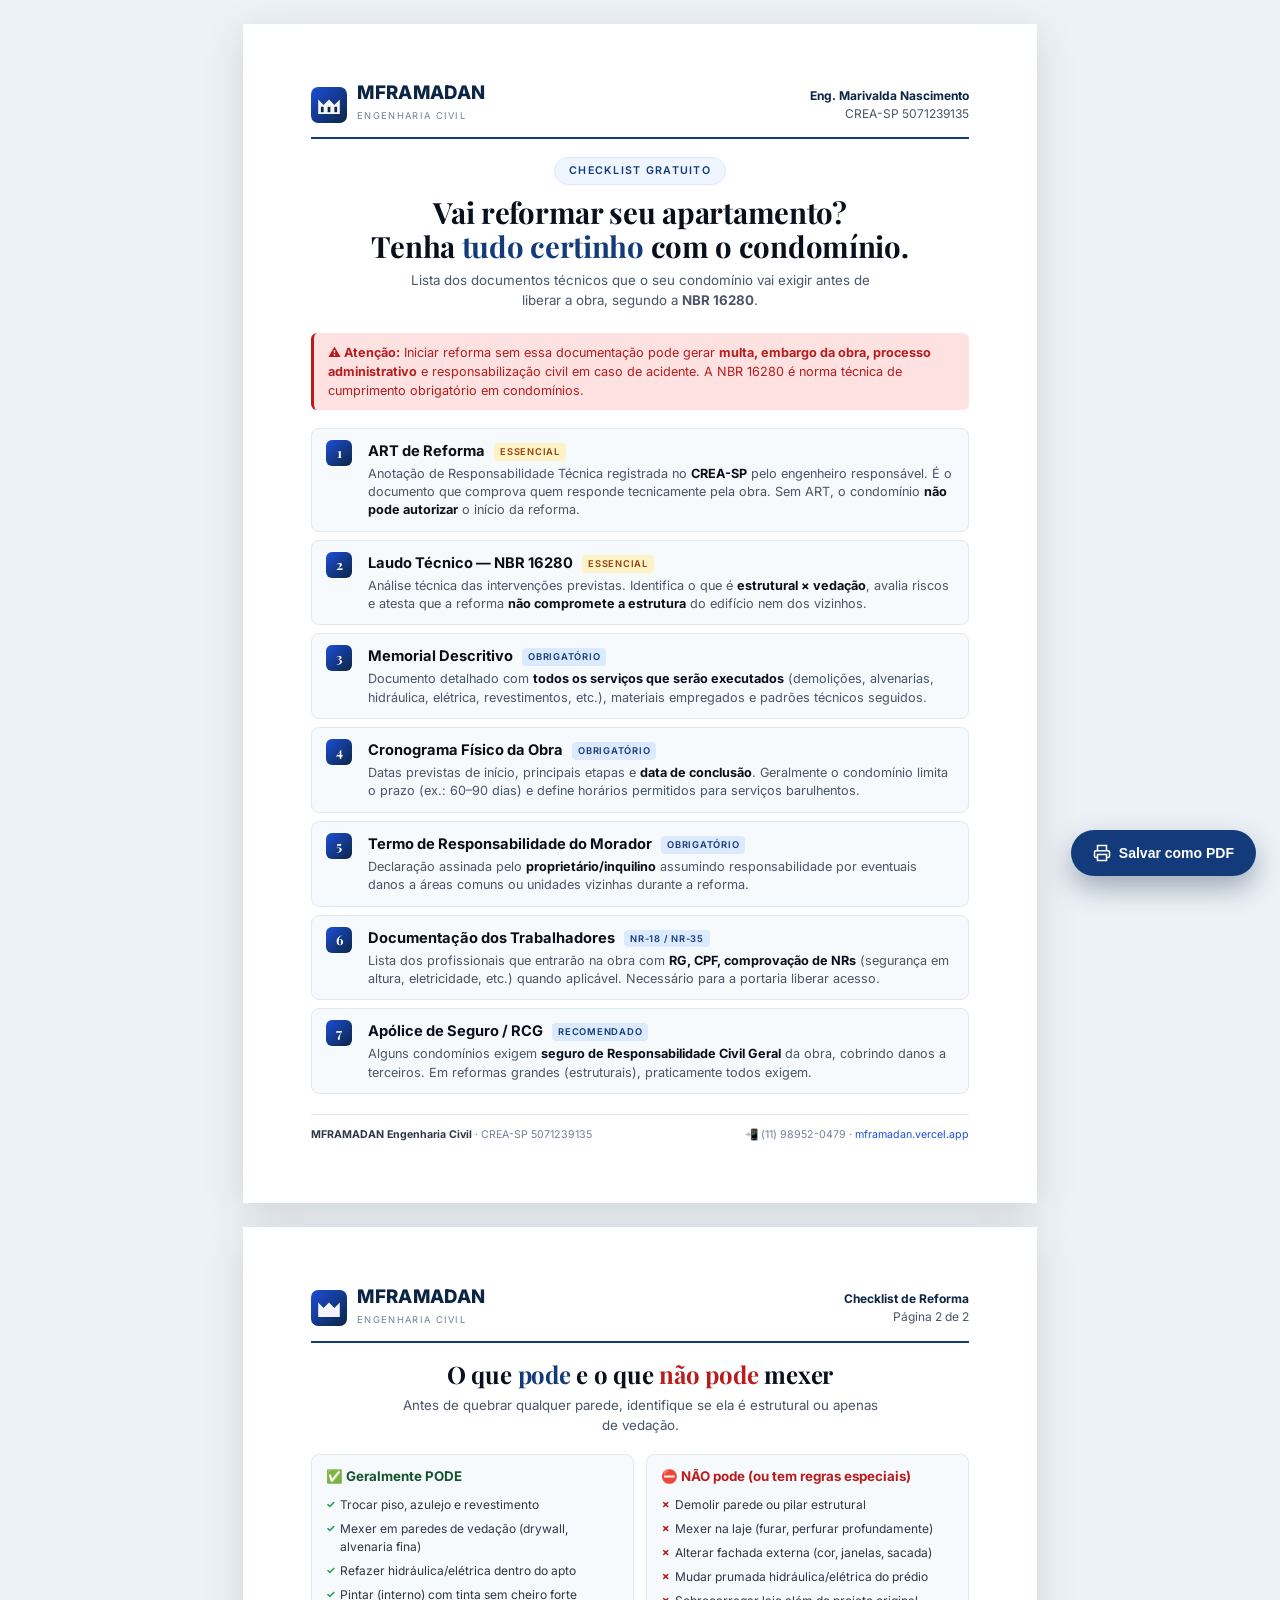
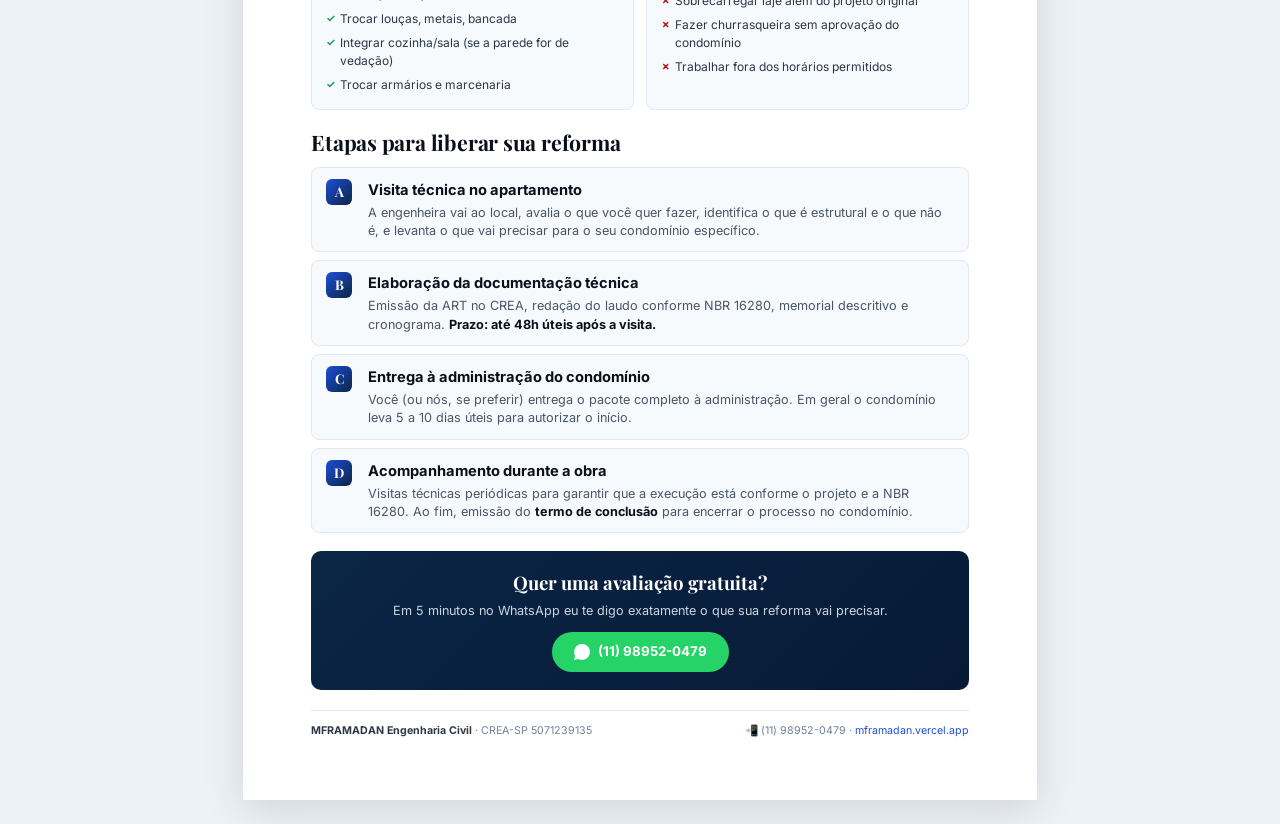
<file: checklist-reforma.html>
<!DOCTYPE html>
<html lang="pt-BR">
<head>
  <meta charset="UTF-8" />
  <meta name="viewport" content="width=device-width, initial-scale=1.0" />
  <meta name="description" content="Checklist gratuito da documentação técnica exigida pelo condomínio para liberar reforma de apartamento — MFRAMADAN Engenharia Civil" />
  <meta name="robots" content="index, follow" />

  <title>Checklist — Reforma em Apartamento | MFRAMADAN Engenharia Civil</title>

  <link rel="preconnect" href="https://fonts.googleapis.com" />
  <link rel="preconnect" href="https://fonts.gstatic.com" crossorigin />
  <link href="https://fonts.googleapis.com/css2?family=Inter:wght@300;400;500;600;700;800&family=Playfair+Display:wght@700;800&display=swap" rel="stylesheet" />
  <link rel="icon" type="image/svg+xml" href="assets/favicon.svg" />

  <style>
    :root {
      --brand-900: #061a36;
      --brand-800: #0b2545;
      --brand-700: #133b7c;
      --brand-600: #1d4ed8;
      --brand-300: #60a5fa;
      --brand-100: #dbeafe;
      --brand-50:  #eff6ff;
      --ink-900: #0a0f1c;
      --ink-700: #2d3748;
      --ink-600: #4a5568;
      --ink-500: #718096;
      --ink-300: #cbd5e0;
      --ink-200: #e2e8f0;
      --ink-100: #edf2f7;
      --ink-50:  #f7fafc;
      --whatsapp: #25d366;
      --danger: #b91c1c;
      --danger-bg: #fee2e2;
    }

    *, *::before, *::after { box-sizing: border-box; margin: 0; padding: 0; }

    body {
      font-family: 'Inter', system-ui, sans-serif;
      background: var(--ink-100);
      color: var(--ink-700);
      line-height: 1.5;
      font-size: 11pt;
      -webkit-font-smoothing: antialiased;
      padding: 24px 0;
    }

    .page {
      width: 210mm;
      min-height: 297mm;
      background: #fff;
      margin: 0 auto;
      padding: 16mm 18mm;
      box-shadow: 0 10px 40px rgba(0,0,0,.12);
      position: relative;
    }

    .page + .page { margin-top: 24px; }

    /* ===== Cabeçalho ===== */
    .head {
      display: flex;
      justify-content: space-between;
      align-items: center;
      padding-bottom: 12px;
      border-bottom: 2px solid var(--brand-700);
      margin-bottom: 18px;
    }
    .brand { display: flex; align-items: center; gap: 10px; }
    .brand svg { width: 36px; height: 36px; }
    .brand strong {
      display: block;
      font-weight: 800;
      font-size: 14pt;
      color: var(--brand-800);
      letter-spacing: .02em;
      line-height: 1;
    }
    .brand small {
      font-size: 7pt;
      letter-spacing: .14em;
      text-transform: uppercase;
      color: var(--ink-500);
      margin-top: 3px;
      display: inline-block;
    }
    .crea {
      text-align: right;
      font-size: 9pt;
      color: var(--ink-600);
    }
    .crea strong { color: var(--brand-800); font-size: 9pt; }

    /* ===== Hero do documento ===== */
    .hero {
      text-align: center;
      margin-bottom: 22px;
    }
    .hero__eyebrow {
      display: inline-block;
      background: var(--brand-50);
      color: var(--brand-700);
      padding: 5px 14px;
      border-radius: 999px;
      font-size: 8pt;
      font-weight: 600;
      letter-spacing: .12em;
      text-transform: uppercase;
      margin-bottom: 10px;
      border: 1px solid var(--brand-100);
    }
    .hero h1 {
      font-family: 'Playfair Display', Georgia, serif;
      font-weight: 700;
      font-size: 22pt;
      line-height: 1.15;
      color: var(--ink-900);
      letter-spacing: -.01em;
    }
    .hero h1 span {
      color: var(--brand-700);
    }
    .hero p {
      margin-top: 8px;
      color: var(--ink-600);
      font-size: 10pt;
      max-width: 480px;
      margin-left: auto;
      margin-right: auto;
    }

    /* ===== Alerta ===== */
    .alert {
      background: var(--danger-bg);
      border-left: 3px solid var(--danger);
      border-radius: 6px;
      padding: 10px 14px;
      margin-bottom: 18px;
      font-size: 9.5pt;
      color: var(--danger);
    }
    .alert strong { color: var(--danger); }

    /* ===== Lista do checklist ===== */
    .list { display: flex; flex-direction: column; gap: 8px; }
    .item {
      display: grid;
      grid-template-columns: 30px 1fr;
      gap: 12px;
      padding: 11px 14px;
      background: var(--ink-50);
      border: 1px solid var(--ink-200);
      border-radius: 8px;
      page-break-inside: avoid;
    }
    .item__num {
      width: 26px;
      height: 26px;
      border-radius: 6px;
      background: linear-gradient(135deg, var(--brand-600), var(--brand-800));
      color: #fff;
      font-weight: 700;
      font-size: 10pt;
      display: inline-flex;
      align-items: center;
      justify-content: center;
      font-family: 'Playfair Display', serif;
    }
    .item h3 {
      font-size: 11pt;
      font-weight: 700;
      color: var(--ink-900);
      margin-bottom: 3px;
    }
    .item h3 .tag {
      display: inline-block;
      font-size: 7pt;
      font-weight: 600;
      letter-spacing: .08em;
      text-transform: uppercase;
      padding: 2px 6px;
      border-radius: 4px;
      background: var(--brand-100);
      color: var(--brand-700);
      margin-left: 6px;
      vertical-align: middle;
    }
    .item h3 .tag--essencial {
      background: #fef3c7;
      color: #92400e;
    }
    .item p {
      font-size: 9.5pt;
      color: var(--ink-600);
      line-height: 1.45;
    }
    .item p strong { color: var(--ink-900); }

    /* ===== Box: o que pode/não pode ===== */
    .compare {
      display: grid;
      grid-template-columns: 1fr 1fr;
      gap: 12px;
      margin: 18px 0;
    }
    .compare__col {
      background: var(--ink-50);
      border-radius: 8px;
      padding: 12px 14px;
      border: 1px solid var(--ink-200);
    }
    .compare__col h4 {
      font-size: 10pt;
      margin-bottom: 6px;
      display: flex;
      align-items: center;
      gap: 6px;
    }
    .compare__col h4.ok { color: #14532d; }
    .compare__col h4.bad { color: var(--danger); }
    .compare__col ul {
      list-style: none;
      font-size: 9pt;
      color: var(--ink-700);
    }
    .compare__col li {
      padding: 3px 0;
      padding-left: 14px;
      position: relative;
    }
    .compare__col li::before {
      position: absolute;
      left: 0;
      top: 4px;
      font-size: 8pt;
    }
    .compare__col.ok li::before { content: '✓'; color: #16a34a; font-weight: 700; }
    .compare__col.bad li::before { content: '✗'; color: var(--danger); font-weight: 700; }

    /* ===== CTA final ===== */
    .cta {
      margin-top: 18px;
      background: linear-gradient(135deg, var(--brand-800), var(--brand-900));
      border-radius: 10px;
      padding: 18px 22px;
      color: #fff;
      text-align: center;
      position: relative;
      overflow: hidden;
    }
    .cta h3 {
      font-family: 'Playfair Display', serif;
      font-size: 14pt;
      margin-bottom: 4px;
      color: #fff;
    }
    .cta p {
      color: var(--ink-300);
      font-size: 9.5pt;
      margin-bottom: 12px;
    }
    .cta__btn {
      display: inline-flex;
      align-items: center;
      gap: 8px;
      background: var(--whatsapp);
      color: #fff;
      padding: 10px 22px;
      border-radius: 999px;
      font-weight: 700;
      font-size: 10pt;
      text-decoration: none;
    }
    .cta__btn svg { width: 16px; height: 16px; }

    /* ===== Rodapé ===== */
    .foot {
      margin-top: 20px;
      padding-top: 12px;
      border-top: 1px solid var(--ink-200);
      display: flex;
      justify-content: space-between;
      align-items: center;
      font-size: 8pt;
      color: var(--ink-500);
    }
    .foot a { color: var(--brand-600); text-decoration: none; }
    .foot strong { color: var(--ink-700); }

    /* ===== Print ===== */
    @page { size: A4; margin: 0; }
    @media print {
      body { background: #fff; padding: 0; }
      .page { box-shadow: none; margin: 0; page-break-after: always; }
      .page:last-child { page-break-after: auto; }
      .no-print { display: none !important; }
    }

    /* ===== Botão flutuante de download ===== */
    .print-btn {
      position: fixed;
      bottom: 24px;
      right: 24px;
      background: var(--brand-700);
      color: #fff;
      padding: 14px 22px;
      border-radius: 999px;
      font-weight: 600;
      font-size: 14px;
      display: inline-flex;
      align-items: center;
      gap: 8px;
      cursor: pointer;
      border: 0;
      box-shadow: 0 12px 28px rgba(11, 37, 69, .35);
      z-index: 100;
    }
    .print-btn:hover { background: var(--brand-800); }

    @media (max-width: 800px) {
      .page { width: 100%; padding: 14mm; box-shadow: none; }
      body { padding: 0; }
      .compare { grid-template-columns: 1fr; }
    }
  </style>
</head>
<body>

  <button class="print-btn no-print" onclick="window.print()">
    <svg width="18" height="18" viewBox="0 0 24 24" fill="none" stroke="currentColor" stroke-width="2"><polyline points="6 9 6 2 18 2 18 9"/><path d="M6 18H4a2 2 0 0 1-2-2v-5a2 2 0 0 1 2-2h16a2 2 0 0 1 2 2v5a2 2 0 0 1-2 2h-2"/><rect x="6" y="14" width="12" height="8"/></svg>
    Salvar como PDF
  </button>

  <!-- ===== PÁGINA 1 ===== -->
  <article class="page">

    <header class="head">
      <div class="brand">
        <svg viewBox="0 0 40 40" aria-hidden="true">
          <defs>
            <linearGradient id="lg" x1="0" y1="0" x2="1" y2="1">
              <stop offset="0%" stop-color="#1d4ed8"/>
              <stop offset="100%" stop-color="#0b2545"/>
            </linearGradient>
          </defs>
          <rect width="40" height="40" rx="8" fill="url(#lg)"/>
          <path d="M8 30 V14 L14 20 L20 14 L26 20 L32 14 V30 Z" fill="#fff" opacity=".95"/>
          <rect x="11" y="22" width="3" height="6" fill="#0b2545"/>
          <rect x="18.5" y="22" width="3" height="6" fill="#0b2545"/>
          <rect x="26" y="22" width="3" height="6" fill="#0b2545"/>
        </svg>
        <div>
          <strong>MFRAMADAN</strong>
          <small>Engenharia Civil</small>
        </div>
      </div>
      <div class="crea">
        <strong>Eng. Marivalda Nascimento</strong><br/>
        CREA-SP 5071239135
      </div>
    </header>

    <section class="hero">
      <span class="hero__eyebrow">Checklist Gratuito</span>
      <h1>Vai reformar seu apartamento?<br/>Tenha <span>tudo certinho</span> com o condomínio.</h1>
      <p>Lista dos documentos técnicos que o seu condomínio vai exigir antes de liberar a obra, segundo a <strong>NBR 16280</strong>.</p>
    </section>

    <div class="alert">
      <strong>⚠️ Atenção:</strong> Iniciar reforma sem essa documentação pode gerar <strong>multa, embargo da obra, processo administrativo</strong> e responsabilização civil em caso de acidente. A NBR 16280 é norma técnica de cumprimento obrigatório em condomínios.
    </div>

    <div class="list">

      <div class="item">
        <span class="item__num">1</span>
        <div>
          <h3>ART de Reforma <span class="tag tag--essencial">Essencial</span></h3>
          <p>Anotação de Responsabilidade Técnica registrada no <strong>CREA-SP</strong> pelo engenheiro responsável. É o documento que comprova quem responde tecnicamente pela obra. Sem ART, o condomínio <strong>não pode autorizar</strong> o início da reforma.</p>
        </div>
      </div>

      <div class="item">
        <span class="item__num">2</span>
        <div>
          <h3>Laudo Técnico — NBR 16280 <span class="tag tag--essencial">Essencial</span></h3>
          <p>Análise técnica das intervenções previstas. Identifica o que é <strong>estrutural × vedação</strong>, avalia riscos e atesta que a reforma <strong>não compromete a estrutura</strong> do edifício nem dos vizinhos.</p>
        </div>
      </div>

      <div class="item">
        <span class="item__num">3</span>
        <div>
          <h3>Memorial Descritivo <span class="tag">Obrigatório</span></h3>
          <p>Documento detalhado com <strong>todos os serviços que serão executados</strong> (demolições, alvenarias, hidráulica, elétrica, revestimentos, etc.), materiais empregados e padrões técnicos seguidos.</p>
        </div>
      </div>

      <div class="item">
        <span class="item__num">4</span>
        <div>
          <h3>Cronograma Físico da Obra <span class="tag">Obrigatório</span></h3>
          <p>Datas previstas de início, principais etapas e <strong>data de conclusão</strong>. Geralmente o condomínio limita o prazo (ex.: 60–90 dias) e define horários permitidos para serviços barulhentos.</p>
        </div>
      </div>

      <div class="item">
        <span class="item__num">5</span>
        <div>
          <h3>Termo de Responsabilidade do Morador <span class="tag">Obrigatório</span></h3>
          <p>Declaração assinada pelo <strong>proprietário/inquilino</strong> assumindo responsabilidade por eventuais danos a áreas comuns ou unidades vizinhas durante a reforma.</p>
        </div>
      </div>

      <div class="item">
        <span class="item__num">6</span>
        <div>
          <h3>Documentação dos Trabalhadores <span class="tag">NR-18 / NR-35</span></h3>
          <p>Lista dos profissionais que entrarão na obra com <strong>RG, CPF, comprovação de NRs</strong> (segurança em altura, eletricidade, etc.) quando aplicável. Necessário para a portaria liberar acesso.</p>
        </div>
      </div>

      <div class="item">
        <span class="item__num">7</span>
        <div>
          <h3>Apólice de Seguro / RCG <span class="tag">Recomendado</span></h3>
          <p>Alguns condomínios exigem <strong>seguro de Responsabilidade Civil Geral</strong> da obra, cobrindo danos a terceiros. Em reformas grandes (estruturais), praticamente todos exigem.</p>
        </div>
      </div>

    </div>

    <div class="foot">
      <span><strong>MFRAMADAN Engenharia Civil</strong> · CREA-SP 5071239135</span>
      <span>📲 (11) 98952-0479 · <a href="https://mframadan.vercel.app/">mframadan.vercel.app</a></span>
    </div>

  </article>

  <!-- ===== PÁGINA 2 ===== -->
  <article class="page">

    <header class="head">
      <div class="brand">
        <svg viewBox="0 0 40 40" aria-hidden="true">
          <rect width="40" height="40" rx="8" fill="url(#lg)"/>
          <path d="M8 30 V14 L14 20 L20 14 L26 20 L32 14 V30 Z" fill="#fff" opacity=".95"/>
        </svg>
        <div>
          <strong>MFRAMADAN</strong>
          <small>Engenharia Civil</small>
        </div>
      </div>
      <div class="crea">
        <strong>Checklist de Reforma</strong><br/>
        Página 2 de 2
      </div>
    </header>

    <section class="hero" style="margin-bottom: 14px;">
      <h1 style="font-size: 18pt;">O que <span>pode</span> e o que <span style="color: var(--danger);">não pode</span> mexer</h1>
      <p>Antes de quebrar qualquer parede, identifique se ela é estrutural ou apenas de vedação.</p>
    </section>

    <div class="compare">
      <div class="compare__col ok">
        <h4 class="ok">✅ Geralmente PODE</h4>
        <ul>
          <li>Trocar piso, azulejo e revestimento</li>
          <li>Mexer em paredes de vedação (drywall, alvenaria fina)</li>
          <li>Refazer hidráulica/elétrica dentro do apto</li>
          <li>Pintar (interno) com tinta sem cheiro forte</li>
          <li>Trocar louças, metais, bancada</li>
          <li>Integrar cozinha/sala (se a parede for de vedação)</li>
          <li>Trocar armários e marcenaria</li>
        </ul>
      </div>
      <div class="compare__col bad">
        <h4 class="bad">⛔ NÃO pode (ou tem regras especiais)</h4>
        <ul>
          <li>Demolir parede ou pilar estrutural</li>
          <li>Mexer na laje (furar, perfurar profundamente)</li>
          <li>Alterar fachada externa (cor, janelas, sacada)</li>
          <li>Mudar prumada hidráulica/elétrica do prédio</li>
          <li>Sobrecarregar laje além do projeto original</li>
          <li>Fazer churrasqueira sem aprovação do condomínio</li>
          <li>Trabalhar fora dos horários permitidos</li>
        </ul>
      </div>
    </div>

    <div class="hero" style="margin: 20px 0 12px; text-align: left;">
      <h1 style="font-size: 16pt;">Etapas para liberar sua reforma</h1>
    </div>

    <div class="list">
      <div class="item">
        <span class="item__num">A</span>
        <div>
          <h3>Visita técnica no apartamento</h3>
          <p>A engenheira vai ao local, avalia o que você quer fazer, identifica o que é estrutural e o que não é, e levanta o que vai precisar para o seu condomínio específico.</p>
        </div>
      </div>
      <div class="item">
        <span class="item__num">B</span>
        <div>
          <h3>Elaboração da documentação técnica</h3>
          <p>Emissão da ART no CREA, redação do laudo conforme NBR 16280, memorial descritivo e cronograma. <strong>Prazo: até 48h úteis após a visita.</strong></p>
        </div>
      </div>
      <div class="item">
        <span class="item__num">C</span>
        <div>
          <h3>Entrega à administração do condomínio</h3>
          <p>Você (ou nós, se preferir) entrega o pacote completo à administração. Em geral o condomínio leva 5 a 10 dias úteis para autorizar o início.</p>
        </div>
      </div>
      <div class="item">
        <span class="item__num">D</span>
        <div>
          <h3>Acompanhamento durante a obra</h3>
          <p>Visitas técnicas periódicas para garantir que a execução está conforme o projeto e a NBR 16280. Ao fim, emissão do <strong>termo de conclusão</strong> para encerrar o processo no condomínio.</p>
        </div>
      </div>
    </div>

    <div class="cta">
      <h3>Quer uma avaliação gratuita?</h3>
      <p>Em 5 minutos no WhatsApp eu te digo exatamente o que sua reforma vai precisar.</p>
      <a href="https://wa.me/5511989520479?text=Olá%20Marivalda!%20Baixei%20seu%20checklist%20de%20reforma%20e%20quero%20uma%20avaliação%20técnica%20para%20meu%20apartamento." class="cta__btn">
        <svg viewBox="0 0 24 24" fill="currentColor"><path d="M20.52 3.48A11.93 11.93 0 0 0 12.04 0C5.5 0 .2 5.3.2 11.85a11.8 11.8 0 0 0 1.59 5.95L0 24l6.36-1.66a11.86 11.86 0 0 0 5.68 1.44h.01c6.55 0 11.85-5.3 11.85-11.85 0-3.17-1.23-6.15-3.38-8.45Z"/></svg>
        (11) 98952-0479
      </a>
    </div>

    <div class="foot">
      <span><strong>MFRAMADAN Engenharia Civil</strong> · CREA-SP 5071239135</span>
      <span>📲 (11) 98952-0479 · <a href="https://mframadan.vercel.app/">mframadan.vercel.app</a></span>
    </div>

  </article>

</body>
</html>
</file>
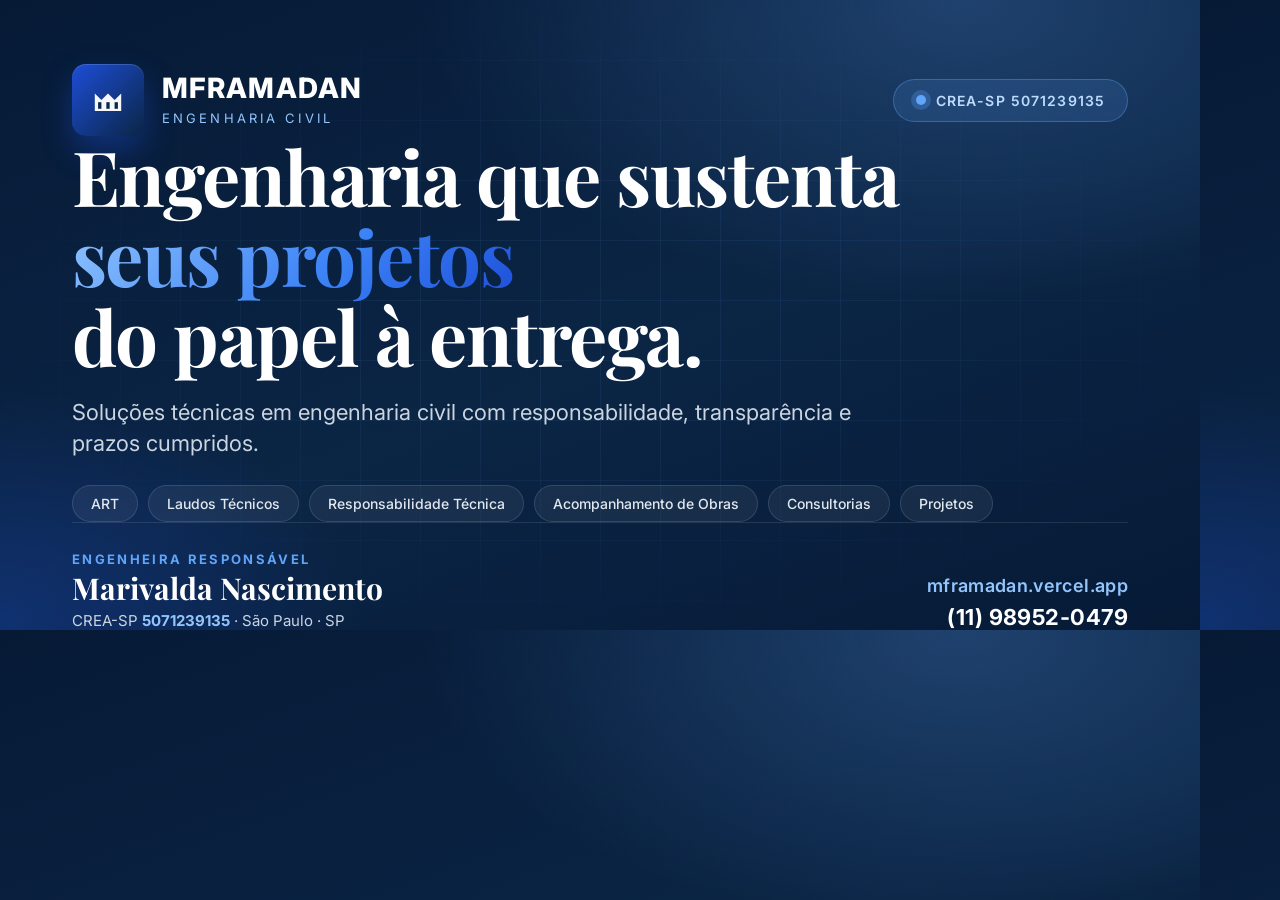
<file: assets/og-template.html>
<!DOCTYPE html>
<html lang="pt-BR">
<head>
<meta charset="UTF-8" />
<link href="https://fonts.googleapis.com/css2?family=Inter:wght@400;600;700;800&family=Playfair+Display:wght@700;800&display=swap" rel="stylesheet" />
<style>
  * { margin: 0; padding: 0; box-sizing: border-box; }
  html, body { width: 1200px; height: 630px; overflow: hidden; }
  body {
    font-family: 'Inter', system-ui, sans-serif;
    background:
      radial-gradient(900px 500px at 80% 0%, rgba(96,165,250,.25), transparent 60%),
      radial-gradient(600px 400px at 0% 100%, rgba(29,78,216,.30), transparent 60%),
      linear-gradient(160deg, #061a36 0%, #0b2545 55%, #061a36 100%);
    color: #fff;
    position: relative;
  }
  /* Grid de fundo */
  .grid {
    position: absolute; inset: 0;
    background-image:
      linear-gradient(rgba(96,165,250,.08) 1px, transparent 1px),
      linear-gradient(90deg, rgba(96,165,250,.08) 1px, transparent 1px);
    background-size: 60px 60px;
    mask-image: radial-gradient(ellipse at 50% 50%, #000 30%, transparent 75%);
  }
  .wrap {
    position: relative;
    width: 100%; height: 100%;
    padding: 64px 72px;
    display: flex;
    flex-direction: column;
    justify-content: space-between;
  }

  /* Top: logo + badge CREA */
  .top {
    display: flex;
    align-items: center;
    justify-content: space-between;
  }
  .logo {
    display: flex;
    align-items: center;
    gap: 18px;
  }
  .logo-mark {
    width: 72px; height: 72px;
    border-radius: 14px;
    background: linear-gradient(135deg, #1d4ed8, #0b2545);
    display: inline-flex;
    align-items: center;
    justify-content: center;
    box-shadow: 0 14px 30px rgba(29,78,216,.4), inset 0 1px 0 rgba(255,255,255,.15);
  }
  .logo-text strong {
    font-weight: 800;
    font-size: 28px;
    letter-spacing: .04em;
    color: #fff;
    display: block;
    line-height: 1;
  }
  .logo-text small {
    font-size: 13px;
    letter-spacing: .24em;
    text-transform: uppercase;
    color: #93c5fd;
    margin-top: 8px;
    display: block;
  }
  .badge {
    display: inline-flex;
    align-items: center;
    gap: 10px;
    padding: 12px 22px;
    border-radius: 999px;
    background: rgba(96,165,250,.14);
    border: 1px solid rgba(96,165,250,.35);
    font-size: 14px;
    font-weight: 600;
    letter-spacing: .08em;
    color: #bfdbfe;
    text-transform: uppercase;
  }
  .badge .dot {
    width: 10px; height: 10px;
    border-radius: 50%;
    background: #60a5fa;
    box-shadow: 0 0 0 5px rgba(96,165,250,.25);
  }

  /* Middle: título */
  .middle h1 {
    font-family: 'Playfair Display', Georgia, serif;
    font-weight: 700;
    font-size: 76px;
    line-height: 1.05;
    letter-spacing: -.02em;
    color: #fff;
    max-width: 900px;
  }
  .middle h1 .grad {
    background: linear-gradient(135deg, #93c5fd 0%, #3b82f6 60%, #1d4ed8 100%);
    -webkit-background-clip: text;
    background-clip: text;
    color: transparent;
  }
  .middle .lead {
    margin-top: 22px;
    font-size: 22px;
    color: #cbd5e0;
    max-width: 800px;
    line-height: 1.4;
  }

  /* Services chips */
  .chips {
    display: flex;
    flex-wrap: wrap;
    gap: 10px;
    margin-top: 26px;
  }
  .chip {
    padding: 9px 18px;
    border-radius: 999px;
    background: rgba(255,255,255,.06);
    border: 1px solid rgba(255,255,255,.12);
    font-size: 14px;
    font-weight: 500;
    color: #e2e8f0;
  }

  /* Bottom: assinatura + contato */
  .bottom {
    display: flex;
    align-items: flex-end;
    justify-content: space-between;
    border-top: 1px solid rgba(255,255,255,.10);
    padding-top: 28px;
  }
  .signature .role {
    font-size: 13px;
    letter-spacing: .18em;
    text-transform: uppercase;
    color: #60a5fa;
    font-weight: 700;
    margin-bottom: 6px;
  }
  .signature .name {
    font-family: 'Playfair Display', Georgia, serif;
    font-size: 30px;
    font-weight: 700;
    color: #fff;
    line-height: 1;
  }
  .signature .crea {
    margin-top: 8px;
    font-size: 15px;
    color: #cbd5e0;
  }
  .signature .crea strong { color: #93c5fd; }
  .contact {
    text-align: right;
  }
  .contact .url {
    font-size: 18px;
    color: #93c5fd;
    font-weight: 600;
    letter-spacing: .02em;
  }
  .contact .phone {
    margin-top: 8px;
    font-size: 22px;
    font-weight: 700;
    color: #fff;
    letter-spacing: .02em;
  }
</style>
</head>
<body>
  <div class="grid"></div>

  <div class="wrap">

    <div class="top">
      <div class="logo">
        <span class="logo-mark">
          <svg width="44" height="44" viewBox="0 0 40 40">
            <path d="M8 30 V14 L14 20 L20 14 L26 20 L32 14 V30 Z" fill="#fff" opacity=".96"/>
            <rect x="11" y="22" width="3" height="6" fill="#0b2545"/>
            <rect x="18.5" y="22" width="3" height="6" fill="#0b2545"/>
            <rect x="26" y="22" width="3" height="6" fill="#0b2545"/>
          </svg>
        </span>
        <span class="logo-text">
          <strong>MFRAMADAN</strong>
          <small>Engenharia Civil</small>
        </span>
      </div>

      <span class="badge">
        <span class="dot"></span>
        CREA-SP 5071239135
      </span>
    </div>

    <div class="middle">
      <h1>Engenharia que sustenta <span class="grad">seus projetos</span><br/>do papel à entrega.</h1>
      <p class="lead">Soluções técnicas em engenharia civil com responsabilidade, transparência e prazos cumpridos.</p>

      <div class="chips">
        <span class="chip">ART</span>
        <span class="chip">Laudos Técnicos</span>
        <span class="chip">Responsabilidade Técnica</span>
        <span class="chip">Acompanhamento de Obras</span>
        <span class="chip">Consultorias</span>
        <span class="chip">Projetos</span>
      </div>
    </div>

    <div class="bottom">
      <div class="signature">
        <div class="role">Engenheira Responsável</div>
        <div class="name">Marivalda Nascimento</div>
        <div class="crea">CREA-SP <strong>5071239135</strong> · São Paulo · SP</div>
      </div>
      <div class="contact">
        <div class="url">mframadan.vercel.app</div>
        <div class="phone">(11) 98952-0479</div>
      </div>
    </div>

  </div>
</body>
</html>
</file>
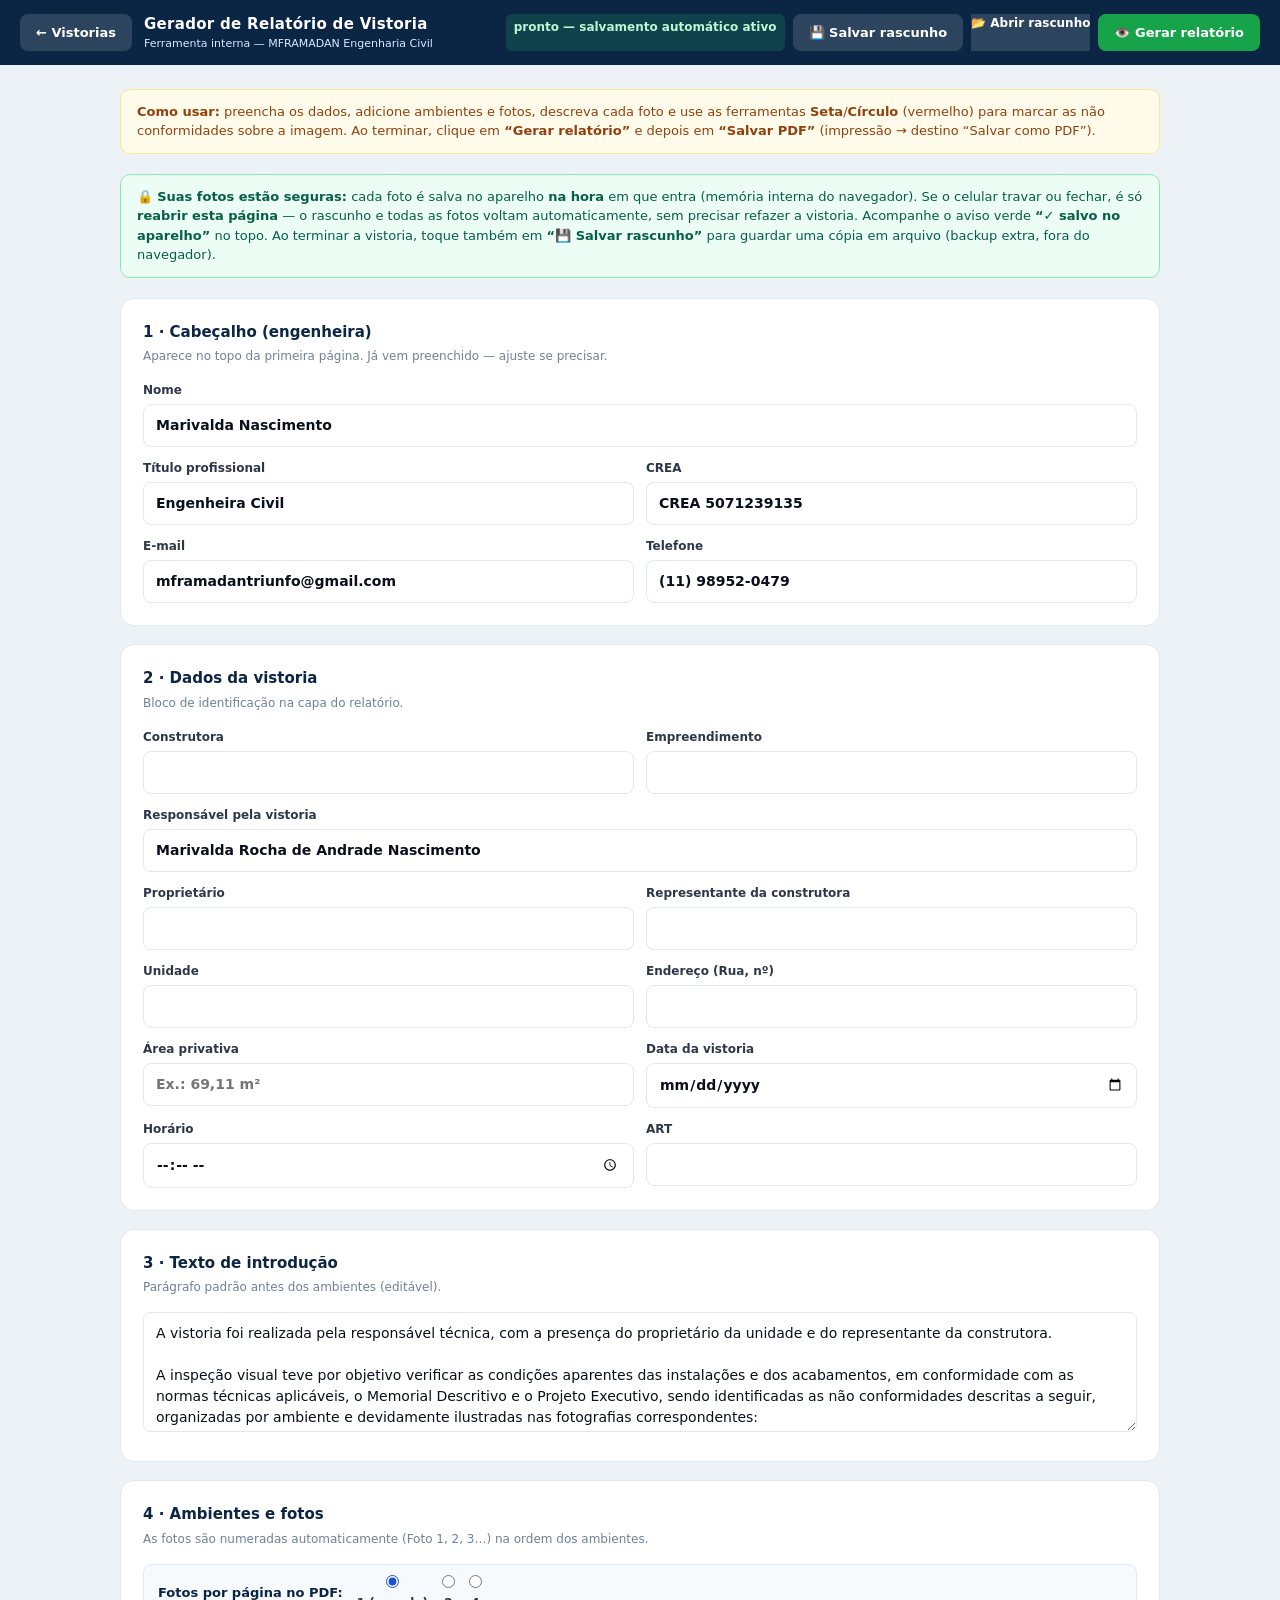
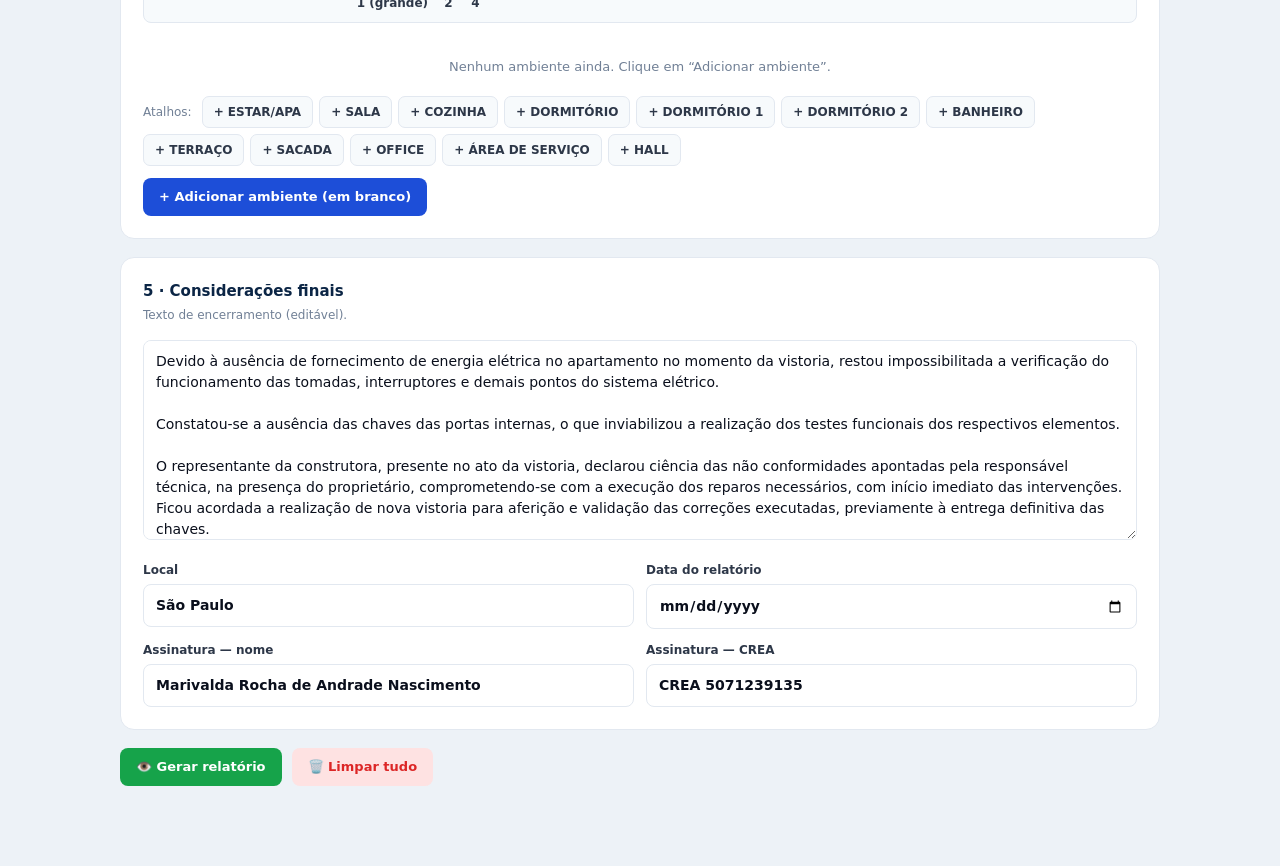
<file: ferramenta/relatorio.html>
<!DOCTYPE html>
<html lang="pt-BR">
<head>
<meta charset="UTF-8" />
<meta name="viewport" content="width=device-width, initial-scale=1.0" />
<meta name="robots" content="noindex, nofollow" />
<title>Gerador de Relatório de Vistoria — MFRAMADAN (uso interno)</title>
<link rel="icon" type="image/svg+xml" href="../assets/favicon.svg" />
<style>
  :root{
    --brand-900:#061a36;--brand-800:#0b2545;--brand-700:#133b7c;--brand-600:#1d4ed8;
    --brand-100:#dbeafe;--brand-50:#eff6ff;--ink-900:#0a0f1c;--ink-700:#2d3748;
    --ink-600:#4a5568;--ink-500:#718096;--ink-300:#cbd5e0;--ink-200:#e2e8f0;
    --ink-100:#edf2f7;--ink-50:#f7fafc;--danger:#dc2626;--ok:#16a34a;
  }
  *{box-sizing:border-box;margin:0;padding:0}
  body{font-family:'Segoe UI',system-ui,Roboto,Arial,sans-serif;background:var(--ink-100);color:var(--ink-800);line-height:1.5}
  .topbar{position:sticky;top:0;z-index:20;background:var(--brand-800);color:#fff;display:flex;align-items:center;justify-content:space-between;gap:16px;padding:12px 20px;flex-wrap:wrap}
  .topbar strong{font-size:15px;letter-spacing:.02em}
  .topbar small{color:var(--brand-100);display:block;font-size:11px;font-weight:400}
  .actions{display:flex;gap:8px;flex-wrap:wrap}
  button{font:inherit;cursor:pointer;border:0;border-radius:8px;padding:9px 16px;font-weight:600;font-size:13px;transition:.15s}
  .btn-primary{background:#1d4ed8;color:#fff}.btn-primary:hover{background:#1e40af}
  .btn-ok{background:var(--ok);color:#fff}.btn-ok:hover{filter:brightness(.95)}
  .btn-soft{background:rgba(255,255,255,.14);color:#fff}.btn-soft:hover{background:rgba(255,255,255,.24)}
  .btn-ghost{background:#fff;color:var(--brand-700);border:1px solid var(--ink-200)}.btn-ghost:hover{background:var(--brand-50)}
  .btn-danger{background:#fee2e2;color:var(--danger)}.btn-danger:hover{background:#fecaca}
  .wrap{max-width:1080px;margin:0 auto;padding:24px 20px 80px}
  .hint{background:#fffbeb;border:1px solid #fde68a;color:#92400e;border-radius:10px;padding:12px 16px;font-size:13px;margin-bottom:20px}
  .card{background:#fff;border:1px solid var(--ink-200);border-radius:14px;padding:22px;margin-bottom:18px}
  .card h2{font-size:15px;color:var(--brand-800);margin-bottom:4px;display:flex;align-items:center;gap:8px}
  .card .sub{font-size:12px;color:var(--ink-500);margin-bottom:16px}
  .grid{display:grid;grid-template-columns:1fr 1fr;gap:12px}
  .grid-3{display:grid;grid-template-columns:1fr 1fr 1fr;gap:12px}
  label{display:flex;flex-direction:column;gap:5px;font-size:12px;font-weight:600;color:var(--ink-700)}
  input,textarea{font:inherit;font-size:14px;color:var(--ink-900);background:#fff;border:1.5px solid var(--ink-200);border-radius:8px;padding:10px 12px;width:100%}
  input:focus,textarea:focus{outline:0;border-color:var(--brand-600);box-shadow:0 0 0 3px rgba(37,99,235,.12)}
  textarea{resize:vertical;min-height:80px;line-height:1.5}
  .full{grid-column:1/-1}
  .amb{border:1px solid var(--ink-200);border-radius:12px;margin-bottom:16px;overflow:hidden}
  .amb__head{background:var(--ink-50);padding:14px 16px;display:flex;align-items:center;gap:12px;border-bottom:1px solid var(--ink-200);flex-wrap:wrap}
  .amb__head .ord{background:var(--brand-700);color:#fff;font-size:11px;font-weight:700;padding:4px 10px;border-radius:999px;white-space:nowrap}
  .amb__head input{flex:1;min-width:180px}
  .amb__body{padding:16px}
  .photo{border:1px solid var(--ink-200);border-radius:10px;padding:14px;margin-bottom:14px;background:var(--ink-50)}
  .photo__top{display:flex;align-items:center;justify-content:space-between;gap:10px;margin-bottom:10px;flex-wrap:wrap}
  .photo__num{font-weight:700;color:var(--brand-700);font-size:13px}
  .photo__tools{display:flex;gap:6px;flex-wrap:wrap}
  .tool{padding:6px 11px;font-size:12px;border-radius:7px;background:#fff;border:1px solid var(--ink-200);color:var(--ink-700)}
  .tool.active{background:var(--danger);color:#fff;border-color:var(--danger)}
  .canvas-box{position:relative;background:#fff;border:1px dashed var(--ink-300);border-radius:8px;display:flex;justify-content:center;align-items:center;min-height:120px;overflow:auto}
  .canvas-box canvas{max-width:100%;touch-action:none;display:block}
  .photo textarea{margin-top:8px;background:#fff}
  .frase-sel{margin-top:10px;font-size:13px;color:var(--brand-700);background:var(--brand-50);border:1px solid var(--brand-100);border-radius:8px;padding:9px 12px;width:100%;font-weight:600;cursor:pointer}
  .frase-sel:focus{outline:0;border-color:var(--brand-600)}
  .presets{display:flex;flex-wrap:wrap;gap:6px;margin-bottom:12px}
  .layout-row{display:flex;flex-wrap:wrap;gap:14px;align-items:center;background:var(--ink-50);border:1px solid var(--ink-200);border-radius:8px;padding:10px 14px;margin-bottom:14px;font-size:13px;color:var(--ink-700)}
  .layout-row__lbl{font-weight:700;color:var(--brand-800)}
  .layout-row label{display:inline-flex;align-items:center;gap:6px;font-weight:600;cursor:pointer}
  .layout-row input[type=radio]{width:auto;accent-color:var(--brand-600);cursor:pointer}
  .preset{background:var(--ink-50);border:1px solid var(--ink-200);color:var(--ink-700);font-size:12px;font-weight:600;padding:6px 11px;border-radius:7px}
  .preset:hover{background:var(--brand-50);border-color:var(--brand-100);color:var(--brand-700)}
  .add-row{display:flex;gap:8px;flex-wrap:wrap;margin-top:6px}
  .empty{color:var(--ink-500);font-size:13px;text-align:center;padding:20px}
  .file-lbl{display:inline-flex;align-items:center;gap:6px;background:var(--brand-50);color:var(--brand-700);border:1px solid var(--brand-100);padding:8px 14px;border-radius:8px;font-size:13px;font-weight:600;cursor:pointer}
  .file-lbl--cam{background:#1d4ed8;color:#fff;border-color:#1d4ed8}
  .file-lbl--cam:hover{background:#1e40af}
  .file-lbl input{display:none}
  .save-state{font-size:12px;font-weight:600;color:var(--brand-100);padding:4px 8px;border-radius:6px;background:rgba(255,255,255,.08)}
  .save-state--ok{color:#bbf7d0;background:rgba(34,197,94,.18)}
  .save-state--wait{color:#fde68a;background:rgba(251,191,36,.16)}
  .save-state--err{color:#fff;background:#dc2626;font-weight:700}
  /* ===== Documento (preview/print) ===== */
  #doc{display:none}
  .doc-on #editor{display:none}
  .doc-on #doc{display:block;background:var(--ink-100);padding:24px 0}
  .doc-bar{position:sticky;top:0;z-index:20;background:var(--brand-800);color:#fff;display:flex;justify-content:space-between;align-items:center;padding:12px 20px;flex-wrap:wrap;gap:10px}
  .doc-tip{max-width:210mm;margin:0 auto 14px;background:#fffbeb;border:1px solid #fde68a;color:#92400e;border-radius:8px;padding:10px 16px;font-size:12.5px;line-height:1.5}
  .pg{width:210mm;min-height:297mm;background:#fff;margin:0 auto 22px;padding:18mm 20mm;box-shadow:0 8px 30px rgba(0,0,0,.12);color:#111;font-size:11.5pt;font-family:'Times New Roman',Georgia,serif}
  .pg .eng{display:flex;flex-direction:row;align-items:center;gap:14px;font-size:10pt;line-height:1.35;margin-bottom:30px}
  .pg .eng__logo svg{width:90px;height:auto;display:block}
  .pg .eng__txt{display:flex;flex-direction:column;gap:1px}
  .pg .eng b{font-size:11pt}
  .pg h1{text-align:center;font-size:19pt;letter-spacing:.06em;margin:60px 0 70px;font-family:Arial,sans-serif;font-weight:700}
  .pg .dados p{font-weight:700;font-size:11.5pt;margin:2px 0}
  .pg .par{margin:0 0 12px;text-align:justify}
  .pg .amb-title{font-weight:700;text-decoration:underline;margin:22px 0 14px;font-size:12pt}
  .pg figure{margin:0 0 18px;page-break-inside:avoid;break-inside:avoid}
  .pg figcaption{margin-bottom:8px;text-align:justify}
  .pg figcaption b{font-weight:700}
  /* Grids de fotos por página */
  .photos-grid--1 figure img{display:block;max-width:76%;max-height:158mm;margin:0 auto;border:1px solid #ddd}
  .photos-grid--2{display:flex;flex-direction:column;gap:5mm}
  .photos-grid--2 figure{margin:0}
  .photos-grid--2 figure img{display:block;max-width:70%;max-height:88mm;margin:0 auto;border:1px solid #ddd}
  .photos-grid--2 figcaption{font-size:10pt;margin-bottom:5px;line-height:1.35}
  .photos-grid--4{display:grid;grid-template-columns:1fr 1fr;grid-template-rows:auto auto;gap:5mm 7mm}
  .photos-grid--4 figure{margin:0}
  .photos-grid--4 figure img{display:block;width:100%;max-height:70mm;object-fit:contain;border:1px solid #ddd}
  .photos-grid--4 figcaption{font-size:9pt;margin-bottom:4px;line-height:1.3}
  .pg{display:flex;flex-direction:column}
  .pg .sig{margin-top:48px}
  .pg .sig b{display:block;margin-top:34px}
  .pg__body{flex:1}
  .pg__foot{margin-top:auto;padding-top:8px;border-top:1px solid #ddd;display:flex;justify-content:space-between;align-items:flex-end;font-family:Arial,sans-serif;font-size:8.5pt;color:#888}
  .pg__foot b{color:#555;font-weight:600}
  @media print{
    html,body{background:#fff!important}
    .topbar,.doc-bar,.doc-tip,#editor,.hint{display:none!important}
    /* !important vence .doc-on #doc (cinza) — senao o fundo cinza vaza
       por baixo das paginas no PDF */
    #doc,.doc-on #doc{display:block!important;background:#fff!important;padding:0!important}
    /* cada .pg = 1 folha A4 com altura ~igual a folha:
       - min-height 250mm cabe dentro da area imprimivel mesmo com os
         cabecalhos/rodapes do navegador ligados (~253mm uteis)
       - flex column + margin-top:auto no rodape -> rodape no FIM da pagina
       - se o conteudo for maior que 250mm a pg cresce naturalmente */
    .pg{width:auto;min-height:250mm;height:auto;margin:0;padding:12mm 14mm;
        box-shadow:none;display:flex;flex-direction:column;
        page-break-after:always;break-after:page}
    .pg:last-child{page-break-after:auto;break-after:auto}
    .pg__body{flex:1 1 auto}
    .pg__foot{margin-top:auto}
    .pg .sig{margin-top:30px}
    .pg .sig b{margin-top:26px}
    .pg .par{margin-bottom:9px}
    @page{size:A4;margin:10mm}
  }
  @media(max-width:760px){.grid,.grid-3{grid-template-columns:1fr}.pg{width:100%;padding:14mm}}
</style>
</head>
<body>

<div id="editor">
  <div class="topbar">
    <div style="display:flex;align-items:center;gap:12px">
      <button class="btn-soft" onclick="voltarVistorias()" title="Voltar para a lista de vistorias">← Vistorias</button>
      <div><strong>Gerador de Relatório de Vistoria</strong><small>Ferramenta interna — MFRAMADAN Engenharia Civil</small></div>
    </div>
    <div class="actions">
      <span class="save-state" id="saveState">salvo automaticamente</span>
      <button class="btn-soft" onclick="exportarRascunho()">💾 Salvar rascunho</button>
      <label class="btn-soft" style="display:inline-flex;align-items:center" >📂 Abrir rascunho
        <input type="file" accept="application/json" style="display:none" onchange="importarRascunho(this)">
      </label>
      <button class="btn-ok" onclick="abrirPreview()">👁️ Gerar relatório</button>
    </div>
  </div>

  <div class="wrap">
    <div class="hint">
      <strong>Como usar:</strong> preencha os dados, adicione ambientes e fotos, descreva cada foto e use as ferramentas
      <b>Seta</b>/<b>Círculo</b> (vermelho) para marcar as não conformidades sobre a imagem. Ao terminar, clique em
      <b>“Gerar relatório”</b> e depois em <b>“Salvar PDF”</b> (impressão → destino “Salvar como PDF”).
    </div>
    <div class="hint" style="background:#ecfdf5;border-color:#86efac;color:#065f46">
      🔒 <strong>Suas fotos estão seguras:</strong> cada foto é salva no aparelho <b>na hora</b> em que entra
      (memória interna do navegador). Se o celular travar ou fechar, é só <b>reabrir esta página</b> —
      o rascunho e todas as fotos voltam automaticamente, sem precisar refazer a vistoria.
      Acompanhe o aviso verde <b>“✓ salvo no aparelho”</b> no topo. Ao terminar a vistoria, toque também
      em <b>“💾 Salvar rascunho”</b> para guardar uma cópia em arquivo (backup extra, fora do navegador).
    </div>

    <div class="card">
      <h2>1 · Cabeçalho (engenheira)</h2>
      <p class="sub">Aparece no topo da primeira página. Já vem preenchido — ajuste se precisar.</p>
      <div class="grid">
        <label class="full">Nome<input id="h_nome"></label>
        <label>Título profissional<input id="h_titulo"></label>
        <label>CREA<input id="h_crea"></label>
        <label>E-mail<input id="h_email"></label>
        <label>Telefone<input id="h_tel"></label>
      </div>
    </div>

    <div class="card">
      <h2>2 · Dados da vistoria</h2>
      <p class="sub">Bloco de identificação na capa do relatório.</p>
      <div class="grid">
        <label>Construtora<input id="d_construtora"></label>
        <label>Empreendimento<input id="d_empreend"></label>
        <label class="full">Responsável pela vistoria<input id="d_responsavel"></label>
        <label>Proprietário<input id="d_proprietario"></label>
        <label>Representante da construtora<input id="d_representante"></label>
        <label>Unidade<input id="d_unidade"></label>
        <label>Endereço (Rua, nº)<input id="d_endereco"></label>
        <label>Área privativa<input id="d_area" placeholder="Ex.: 69,11 m²"></label>
        <label>Data da vistoria<input id="d_data" type="date"></label>
        <label>Horário<input id="d_horario" type="time"></label>
        <label>ART<input id="d_art"></label>
      </div>
    </div>

    <div class="card">
      <h2>3 · Texto de introdução</h2>
      <p class="sub">Parágrafo padrão antes dos ambientes (editável).</p>
      <textarea id="introTxt" style="min-height:120px"></textarea>
    </div>

    <div class="card">
      <h2>4 · Ambientes e fotos</h2>
      <p class="sub">As fotos são numeradas automaticamente (Foto 1, 2, 3…) na ordem dos ambientes.</p>
      <div class="layout-row" id="layoutRow">
        <span class="layout-row__lbl">Fotos por página no PDF:</span>
        <label><input type="radio" name="layout" value="1"> 1 (grande)</label>
        <label><input type="radio" name="layout" value="2"> 2</label>
        <label><input type="radio" name="layout" value="4"> 4</label>
      </div>
      <div id="ambs"></div>
      <div class="presets" id="presets"></div>
      <button class="btn-primary" onclick="addAmbiente()">+ Adicionar ambiente (em branco)</button>
    </div>

    <div class="card">
      <h2>5 · Considerações finais</h2>
      <p class="sub">Texto de encerramento (editável).</p>
      <textarea id="consTxt" style="min-height:200px"></textarea>
      <div class="grid" style="margin-top:14px">
        <label>Local<input id="s_local" placeholder="São Paulo"></label>
        <label>Data do relatório<input id="s_data" type="date"></label>
        <label>Assinatura — nome<input id="s_nome"></label>
        <label>Assinatura — CREA<input id="s_crea"></label>
      </div>
    </div>

    <div style="display:flex;gap:10px;flex-wrap:wrap">
      <button class="btn-ok" onclick="abrirPreview()">👁️ Gerar relatório</button>
      <button class="btn-danger" onclick="zerarTudo()">🗑️ Limpar tudo</button>
    </div>
  </div>
</div>

<div id="doc">
  <div class="doc-bar">
    <button class="btn-ghost" onclick="fecharPreview()">← Voltar a editar</button>
    <strong style="color:#fff">Pré-visualização do relatório</strong>
    <button class="btn-ok" onclick="imprimirPDF()">🖨️ Salvar PDF / Imprimir</button>
  </div>
  <div class="doc-tip">
    ⚠️ <b>No diálogo de impressão</b>, para o PDF sair certo:
    <b>Destino</b> = Salvar como PDF ·
    <b>Margens</b> = Padrão ·
    <b>DESMARQUE</b> a opção <b>“Cabeçalhos e rodapés”</b> (senão sai o endereço do site e a numeração dupla).
  </div>
  <div id="docPages"></div>
</div>

<script>
"use strict";
const LS_KEY = "mframadan_relatorio_v1";
const ORD = ["Primeiro","Segundo","Terceiro","Quarto","Quinto","Sexto","Sétimo","Oitavo","Nono","Décimo",
"Décimo primeiro","Décimo segundo","Décimo terceiro","Décimo quarto","Décimo quinto","Décimo sexto",
"Décimo sétimo","Décimo oitavo","Décimo nono","Vigésimo"];

const INTRO_PADRAO =
"A vistoria foi realizada pela responsável técnica, com a presença do proprietário da unidade e do representante da construtora.\n\n"+
"A inspeção visual teve por objetivo verificar as condições aparentes das instalações e dos acabamentos, em conformidade com as normas técnicas aplicáveis, o Memorial Descritivo e o Projeto Executivo, sendo identificadas as não conformidades descritas a seguir, organizadas por ambiente e devidamente ilustradas nas fotografias correspondentes:";

const CONS_PADRAO =
"Devido à ausência de fornecimento de energia elétrica no apartamento no momento da vistoria, restou impossibilitada a verificação do funcionamento das tomadas, interruptores e demais pontos do sistema elétrico.\n\n"+
"Constatou-se a ausência das chaves das portas internas, o que inviabilizou a realização dos testes funcionais dos respectivos elementos.\n\n"+
"O representante da construtora, presente no ato da vistoria, declarou ciência das não conformidades apontadas pela responsável técnica, na presença do proprietário, comprometendo-se com a execução dos reparos necessários, com início imediato das intervenções. Ficou acordada a realização de nova vistoria para aferição e validação das correções executadas, previamente à entrega definitiva das chaves.\n\n"+
"Recomenda-se a adoção das medidas corretivas necessárias, especialmente quanto aos serviços de acabamento, escoamento de águas, instalação de revestimentos e ajustes dos elementos construtivos, em conformidade com as normas técnicas aplicáveis, o Memorial Descritivo e o Projeto Executivo do empreendimento.\n\n"+
"O presente laudo restringe-se às condições aparentes observadas na data da vistoria, não contemplando elementos ocultos, estruturais ou não acessíveis no momento da inspeção.\n\n"+
"Ressalta-se que a adequada execução das correções indicadas é imprescindível para assegurar o desempenho, a durabilidade e a funcionalidade dos sistemas construtivos, bem como para prevenir o surgimento de manifestações patológicas futuras.";

let state = blankState();
function blankState(){
  return {
    header:{nome:"Marivalda Nascimento",titulo:"Engenheira Civil",crea:"CREA 5071239135",
            email:"mframadantriunfo@gmail.com",tel:"(11) 98952-0479"},
    dados:{construtora:"",empreend:"",responsavel:"Marivalda Rocha de Andrade Nascimento",
           proprietario:"",representante:"",unidade:"",endereco:"",area:"",data:"",horario:"",art:""},
    intro:INTRO_PADRAO,
    ambientes:[],
    cons:CONS_PADRAO,
    sig:{local:"São Paulo",data:"",nome:"Marivalda Rocha de Andrade Nascimento",crea:"CREA 5071239135"},
    layout:1
  };
}
const uid=()=>Math.random().toString(36).slice(2,9);

/* Biblioteca de frases técnicas (baseada no modelo de relatório) */
const FRASES={
"Portas e ferragens":[
"A maçaneta da porta não retorna automaticamente à posição de repouso após o acionamento.",
"Constatou-se a presença de resíduos de tinta provenientes da porta sobre a maçaneta e a fechadura, bem como danos no acabamento da pintura da folha da porta.",
"Observou-se a ocorrência de danos ao batente em decorrência da instalação da contra testa.",
"Dificuldade na operação de abertura e fechamento da porta.",
"Presença de tinta da porta na maçaneta."],
"Soleira, piso e rodapé":[
"A soleira encontra-se danificada (com ruptura) e com presença de resíduos de tinta oriundos da pintura das paredes e portas.",
"Ausência de acabamento abaixo da soleira.",
"Falta de acabamento adequado na soleira.",
"Falha de acabamento no rodapé, bem como a presença de resíduos de obra.",
"Rodapé danificado, com comprometimento do acabamento.",
"Peça do rodapé danificada, bem como excesso de rejunte.",
"Verificou-se a ocorrência de perfuração e desnível no piso laminado, com comprometimento de sua integridade, sendo necessária a substituição dos elementos danificados."],
"Revestimentos e pintura":[
"Existem manchas no revestimento texturizado e cerâmica danificada, sendo necessária a remoção e substituição da peça comprometida.",
"Constatou-se não conformidade no acabamento da pintura do peitoril, caracterizada por irregularidades superficiais, sendo necessária a pintura para restabelecimento das condições adequadas de acabamento.",
"Falha no acabamento junto à porta, caracterizada pela aplicação indevida de revestimento texturizado além dos limites da parede, com recobrimento do batente.",
"Respingos de revestimento texturizado sobre o batente, evidenciando aplicação além dos limites da parede.",
"Presença de respingos de tinta, bem como ausência de rejunte, caracterizando inadequação no acabamento.",
"Excesso de rejunte nas superfícies do rodapé e do piso, bem como manchas na parede e presença de resíduos de obra.",
"Verificou-se ausência de pintura no peitoril, caracterizando inadequação no acabamento final.",
"Ausência de finalização adequada do acabamento externo na região superior do peitoril, bem como da pintura do peitoril.",
"Dano no revestimento."],
"Hidráulica e escoamento":[
"Verificou-se deficiência no escoamento da água da pia, possivelmente associada à presença de resíduos remanescentes da obra. Foi realizada a desobstrução no local, recomendando-se o registro da ocorrência para monitoramento, em caso de recorrência.",
"Constatou-se ausência de caimento adequado no piso, com acúmulo de água e escoamento ineficiente para o ralo, em desconformidade com as ABNT NBR 13753 e ABNT NBR 15575.",
"Verificou-se a permanência de água acumulada após o tempo esperado para escoamento, evidenciando deficiência no caimento do piso, em desconformidade com os requisitos de desempenho da ABNT NBR 15575.",
"Ausência de caimento adequado no piso, comprometendo o escoamento da água em direção ao ralo. Verificou-se, ainda, que o nível do piso encontra-se superior ao nível do piso adjacente."],
"Resíduos e limpeza":[
"Presença de resíduos de obra que devem ser removidos antes da entrega definitiva.",
"Necessária limpeza fina do ambiente para entrega adequada da unidade."]
};

const PRESETS=["ESTAR/APA","SALA","COZINHA","DORMITÓRIO","DORMITÓRIO 1","DORMITÓRIO 2","BANHEIRO","TERRAÇO","SACADA","OFFICE","ÁREA DE SERVIÇO","HALL"];

/* ---------- Bind dos campos simples ---------- */
const FIELD_MAP = {
  h_nome:["header","nome"],h_titulo:["header","titulo"],h_crea:["header","crea"],h_email:["header","email"],h_tel:["header","tel"],
  d_construtora:["dados","construtora"],d_empreend:["dados","empreend"],d_responsavel:["dados","responsavel"],
  d_proprietario:["dados","proprietario"],d_representante:["dados","representante"],d_unidade:["dados","unidade"],
  d_endereco:["dados","endereco"],d_area:["dados","area"],d_data:["dados","data"],d_horario:["dados","horario"],d_art:["dados","art"],
  s_local:["sig","local"],s_data:["sig","data"],s_nome:["sig","nome"],s_crea:["sig","crea"]
};
function fillFields(){
  for(const id in FIELD_MAP){const[g,k]=FIELD_MAP[id];const el=document.getElementById(id);if(el)el.value=state[g][k]||"";}
  document.getElementById("introTxt").value=state.intro;
  document.getElementById("consTxt").value=state.cons;
  const lay=state.layout||1;
  document.querySelectorAll('input[name="layout"]').forEach(r=>{r.checked=(parseInt(r.value,10)===lay);});
}
function bindFields(){
  for(const id in FIELD_MAP){
    document.getElementById(id).addEventListener("input",e=>{
      const[g,k]=FIELD_MAP[id];state[g][k]=e.target.value;saveSoon();
    });
  }
  document.getElementById("introTxt").addEventListener("input",e=>{state.intro=e.target.value;saveSoon();});
  document.getElementById("consTxt").addEventListener("input",e=>{state.cons=e.target.value;saveSoon();});
  document.querySelectorAll('input[name="layout"]').forEach(r=>{
    r.addEventListener("change",()=>{ if(r.checked){ state.layout=parseInt(r.value,10)||1; saveSoon(); } });
  });
}

/* ---------- Ambientes ---------- */
function addAmbiente(nome){
  state.ambientes.push({id:uid(),nome:nome||"",fotos:[]});
  renderAmbs();saveSoon();
}
function removeAmbiente(id){
  if(!confirm("Remover este ambiente e todas as suas fotos?"))return;
  state.ambientes=state.ambientes.filter(a=>a.id!==id);renderAmbs();saveSoon();
}
function moveAmb(id,dir){
  const i=state.ambientes.findIndex(a=>a.id===id);const j=i+dir;
  if(j<0||j>=state.ambientes.length)return;
  [state.ambientes[i],state.ambientes[j]]=[state.ambientes[j],state.ambientes[i]];
  renderAmbs();saveSoon();
}
function renderAmbs(){
  const box=document.getElementById("ambs");box.innerHTML="";
  if(!state.ambientes.length){box.innerHTML='<div class="empty">Nenhum ambiente ainda. Clique em “Adicionar ambiente”.</div>';}
  let fotoN=0;
  state.ambientes.forEach((amb,ai)=>{
    const d=document.createElement("div");d.className="amb";
    d.innerHTML=
      '<div class="amb__head">'+
        '<span class="ord">'+(ORD[ai]||(ai+1)+"º")+' Ambiente</span>'+
        '<input placeholder="Nome do ambiente (ex.: ESTAR/APA, TERRAÇO, BANHEIRO)" value="'+esc(amb.nome)+'">'+
        '<button class="tool" title="Subir" onclick="moveAmb(\''+amb.id+'\',-1)">↑</button>'+
        '<button class="tool" title="Descer" onclick="moveAmb(\''+amb.id+'\',1)">↓</button>'+
        '<button class="tool" style="color:#dc2626" onclick="removeAmbiente(\''+amb.id+'\')">Remover</button>'+
      '</div>'+
      '<div class="amb__body"><div class="fotos"></div>'+
        '<div class="add-row">'+
          '<label class="file-lbl file-lbl--cam">📷 Tirar foto'+
          '<input type="file" accept="image/*" capture="environment"></label>'+
          '<label class="file-lbl">🖼️ Enviar da galeria'+
          '<input type="file" accept="image/*" multiple></label>'+
        '</div>'+
      '</div>';
    d.querySelector(".amb__head input").addEventListener("input",e=>{amb.nome=e.target.value;saveSoon();});
    d.querySelectorAll(".file-lbl input").forEach(inp=>inp.addEventListener("change",e=>handleFiles(e.target,amb.id)));
    const fb=d.querySelector(".fotos");
    amb.fotos.forEach(f=>{fotoN++;fb.appendChild(renderFoto(amb,f,fotoN));});
    box.appendChild(d);
  });
}

/* ---------- Fotos: upload + downscale + orientação ---------- */
function handleFiles(input,ambId){
  const amb=state.ambientes.find(a=>a.id===ambId);if(!amb)return;
  const files=[...input.files];input.value="";
  let pending=files.length;
  setStateMsg("processando foto(s)…","wait");
  files.forEach(file=>{
    downscale(file).then(o=>{
      amb.fotos.push({id:uid(),desc:"",base:o.dataUrl,w:o.w,h:o.h,shapes:[],capturedAt:o.capturedAt||Date.now()});
      // salva IMEDIATAMENTE cada foto que entra (garantia anti-travamento)
      persistAgora();
      if(--pending===0){renderAmbs();persistAgora();}
    }).catch(()=>{ if(--pending===0){renderAmbs();persistAgora();} });
  });
}
/*  PADRONIZACAO DE FOTOS DE VISTORIA
 *  - Lado mais longo: 1920 px (nunca aumenta imagens menores)
 *  - Mantem a orientacao original (portrait/landscape) — sem rotacao desnecessaria
 *  - JPEG; qualidade 0.82 com fallback adaptativo se passar de 1,2 MB
 *  - Re-encode no canvas remove TODOS os metadados (EXIF, GPS, device)
 *  - DataTimeOriginal (EXIF) lido ANTES do re-encode e guardado em
 *    f.capturedAt; se nao houver, usa file.lastModified; se nao, Date.now()
 */
function downscale(file){
  return new Promise(async(res,rej)=>{
    const MAX=1920;
    const TARGET_MAX=1.2*1024*1024;            // 1,2 MB
    const QUALITIES=[0.82, 0.75, 0.68, 0.60];  // tentativas em ordem

    // tenta ler a data original ANTES de re-encodar (re-encode apaga o EXIF)
    let capturedAt=null;
    try{ capturedAt=await lerDataCaptura(file); }catch(_){}

    const draw=(bmp,w,h)=>{
      let nw=w,nh=h;
      if(Math.max(w,h)>MAX){const r=MAX/Math.max(w,h);nw=Math.round(w*r);nh=Math.round(h*r);}
      const c=document.createElement("canvas");c.width=nw;c.height=nh;
      const ctx=c.getContext("2d");
      ctx.imageSmoothingEnabled=true;ctx.imageSmoothingQuality="high";
      ctx.drawImage(bmp,0,0,nw,nh);
      // compressao adaptativa: encolhe a qualidade ate caber em ~1,2 MB
      let dataUrl="",bytes=0;
      for(const q of QUALITIES){
        dataUrl=c.toDataURL("image/jpeg",q);
        // base64 -> bytes aprox = (len - "data:image/jpeg;base64,".length) * 0.75
        bytes=Math.round((dataUrl.length-23)*0.75);
        if(bytes<=TARGET_MAX) break;
      }
      res({dataUrl,w:nw,h:nh,bytes,capturedAt:capturedAt||(file.lastModified||Date.now())});
    };
    if(window.createImageBitmap){
      createImageBitmap(file,{imageOrientation:"from-image"})
        .then(bmp=>draw(bmp,bmp.width,bmp.height))
        .catch(()=>fallback());
    } else fallback();
    function fallback(){
      const img=new Image();const u=URL.createObjectURL(file);
      img.onload=()=>{draw(img,img.naturalWidth,img.naturalHeight);URL.revokeObjectURL(u);};
      img.onerror=()=>{URL.revokeObjectURL(u);rej();};img.src=u;
    }
  });
}

/* Le DateTimeOriginal do EXIF do JPEG (tag 0x9003). Retorna timestamp ms ou null.
   Implementacao minima: le os primeiros 128 KB e procura o segmento APP1 "Exif". */
function lerDataCaptura(file){
  if(!file||!file.type||file.type.indexOf("jpeg")<0) return Promise.resolve(null);
  const head=file.slice(0,Math.min(file.size,128*1024));
  return new Promise(resolve=>{
    const fr=new FileReader();
    fr.onload=()=>{
      try{
        const b=new Uint8Array(fr.result);
        if(b[0]!==0xFF||b[1]!==0xD8){resolve(null);return;}
        let p=2;
        while(p<b.length-4){
          if(b[p]!==0xFF){resolve(null);return;}
          const marker=b[p+1], size=(b[p+2]<<8)|b[p+3];
          if(marker===0xE1 && b[p+4]===0x45 && b[p+5]===0x78 && b[p+6]===0x69 && b[p+7]===0x66){
            const off=p+10;
            const little=(b[off]===0x49 && b[off+1]===0x49);
            const r16=o=>little?(b[o]|(b[o+1]<<8)):((b[o]<<8)|b[o+1]);
            const r32=o=>little?(b[o]|(b[o+1]<<8)|(b[o+2]<<16)|(b[o+3]<<24))
                              :((b[o]<<24)|(b[o+1]<<16)|(b[o+2]<<8)|b[o+3]);
            const ifd0=off+r32(off+4);
            const num=r16(ifd0);
            for(let i=0;i<num;i++){
              const e=ifd0+2+i*12;
              if(r16(e)===0x8769){  // ExifIFDPointer
                const sub=off+r32(e+8);
                const subNum=r16(sub);
                for(let j=0;j<subNum;j++){
                  const se=sub+2+j*12;
                  if(r16(se)===0x9003){  // DateTimeOriginal
                    const len=r32(se+4);
                    const valOff=(len>4)?off+r32(se+8):se+8;
                    let s="";
                    for(let k=0;k<19 && valOff+k<b.length;k++) s+=String.fromCharCode(b[valOff+k]);
                    const m=s.match(/^(\d{4}):(\d{2}):(\d{2}) (\d{2}):(\d{2}):(\d{2})/);
                    resolve(m?new Date(+m[1],+m[2]-1,+m[3],+m[4],+m[5],+m[6]).getTime():null);
                    return;
                  }
                }
              }
            }
            resolve(null);return;
          }
          p+=2+size;
        }
        resolve(null);
      }catch(_){ resolve(null); }
    };
    fr.onerror=()=>resolve(null);
    fr.readAsArrayBuffer(head);
  });
}

/* ---------- Foto card + anotação (seta/círculo) ---------- */
function fraseOptions(){
  let o='<option value="">＋ Inserir frase técnica pronta…</option>';
  for(const cat in FRASES){
    o+='<optgroup label="'+cat+'">';
    FRASES[cat].forEach(fr=>{ o+='<option value="'+esc(fr)+'">'+esc(fr.length>90?fr.slice(0,88)+"…":fr)+'</option>'; });
    o+='</optgroup>';
  }
  return o;
}
function renderFoto(amb,f,n){
  const wrap=document.createElement("div");wrap.className="photo";
  wrap.dataset.tool="arrow";
  wrap.innerHTML=
    '<div class="photo__top">'+
      '<span class="photo__num">Foto '+n+'</span>'+
      '<div class="photo__tools">'+
        '<button class="tool active" data-t="arrow">➤ Seta</button>'+
        '<button class="tool" data-t="ellipse">◯ Círculo</button>'+
        '<button class="tool" data-t="undo">↶ Desfazer</button>'+
        '<button class="tool" data-t="clear">Limpar</button>'+
        '<button class="tool" data-t="up">↑</button>'+
        '<button class="tool" data-t="down">↓</button>'+
        '<button class="tool" data-t="del" style="color:#dc2626">Excluir</button>'+
      '</div>'+
    '</div>'+
    '<div class="canvas-box"><canvas></canvas></div>'+
    '<select class="frase-sel">'+fraseOptions()+'</select>'+
    '<textarea placeholder="Descrição da não conformidade (vira a legenda: “Foto '+n+': …”)">'+esc(f.desc)+'</textarea>';

  const canvas=wrap.querySelector("canvas");
  const ta=wrap.querySelector("textarea");
  ta.addEventListener("input",()=>{f.desc=ta.value;saveSoon();});
  const sel=wrap.querySelector(".frase-sel");
  sel.addEventListener("change",()=>{
    const v=sel.value;sel.value="";if(!v)return;
    ta.value=ta.value.trim()?(ta.value.trim()+" "+v):v;
    f.desc=ta.value;saveSoon();
  });

  const img=new Image();
  img.onload=()=>{ canvas.width=f.w;canvas.height=f.h;
    const box=wrap.querySelector(".canvas-box");
    const maxW=Math.min(box.clientWidth-2,720)||720;
    const scale=Math.min(1,maxW/f.w);
    canvas.style.width=(f.w*scale)+"px";canvas.style.height=(f.h*scale)+"px";
    f._img=img;redraw(canvas,f);
  };
  img.src=f.base;

  wrap.querySelectorAll(".tool").forEach(b=>{
    b.addEventListener("click",()=>{
      const t=b.dataset.t;
      if(t==="arrow"||t==="ellipse"){
        wrap.dataset.tool=t;
        wrap.querySelectorAll('.tool[data-t]').forEach(x=>{ if(x.dataset.t==="arrow"||x.dataset.t==="ellipse")x.classList.toggle("active",x===b);});
      } else if(t==="undo"){ f.shapes.pop();redraw(canvas,f);saveSoon(); }
      else if(t==="clear"){ f.shapes=[];redraw(canvas,f);saveSoon(); }
      else if(t==="del"){ if(confirm("Excluir esta foto?")){amb.fotos=amb.fotos.filter(x=>x.id!==f.id);renderAmbs();saveSoon();} }
      else if(t==="up"||t==="down"){
        const i=amb.fotos.findIndex(x=>x.id===f.id);const j=i+(t==="up"?-1:1);
        if(j>=0&&j<amb.fotos.length){[amb.fotos[i],amb.fotos[j]]=[amb.fotos[j],amb.fotos[i]];renderAmbs();saveSoon();}
      }
    });
  });

  // desenhar
  let drawing=false,sx=0,sy=0;
  const pos=e=>{const r=canvas.getBoundingClientRect();
    return {x:(e.clientX-r.left)*(canvas.width/r.width),y:(e.clientY-r.top)*(canvas.height/r.height)};};
  canvas.addEventListener("pointerdown",e=>{drawing=true;const p=pos(e);sx=p.x;sy=p.y;canvas.setPointerCapture(e.pointerId);});
  canvas.addEventListener("pointermove",e=>{ if(!drawing)return;const p=pos(e);
    redraw(canvas,f);drawShape(canvas.getContext("2d"),{type:wrap.dataset.tool,x1:sx,y1:sy,x2:p.x,y2:p.y},canvas.width);});
  canvas.addEventListener("pointerup",e=>{ if(!drawing)return;drawing=false;const p=pos(e);
    if(Math.hypot(p.x-sx,p.y-sy)>8){f.shapes.push({type:wrap.dataset.tool,x1:sx,y1:sy,x2:p.x,y2:p.y});saveSoon();}
    redraw(canvas,f);});
  return wrap;
}
function redraw(canvas,f){
  const ctx=canvas.getContext("2d");
  ctx.clearRect(0,0,canvas.width,canvas.height);
  if(f._img)ctx.drawImage(f._img,0,0,canvas.width,canvas.height);
  f.shapes.forEach(s=>drawShape(ctx,s,canvas.width));
}
function drawShape(ctx,s,refW){
  const lw=Math.max(3,Math.round(refW/180));
  ctx.strokeStyle="#ff1a1a";ctx.fillStyle="#ff1a1a";ctx.lineWidth=lw;ctx.lineCap="round";
  if(s.type==="ellipse"){
    ctx.beginPath();
    ctx.ellipse((s.x1+s.x2)/2,(s.y1+s.y2)/2,Math.abs(s.x2-s.x1)/2,Math.abs(s.y2-s.y1)/2,0,0,Math.PI*2);
    ctx.stroke();
  } else {
    ctx.beginPath();ctx.moveTo(s.x1,s.y1);ctx.lineTo(s.x2,s.y2);ctx.stroke();
    const a=Math.atan2(s.y2-s.y1,s.x2-s.x1),h=lw*4;
    ctx.beginPath();ctx.moveTo(s.x2,s.y2);
    ctx.lineTo(s.x2-h*Math.cos(a-Math.PI/7),s.y2-h*Math.sin(a-Math.PI/7));
    ctx.lineTo(s.x2-h*Math.cos(a+Math.PI/7),s.y2-h*Math.sin(a+Math.PI/7));
    ctx.closePath();ctx.fill();
  }
}
function bakedDataUrl(f){
  const c=document.createElement("canvas");c.width=f.w;c.height=f.h;
  const ctx=c.getContext("2d");
  return new Promise(res=>{
    const im=new Image();
    im.onload=()=>{ctx.imageSmoothingEnabled=true;ctx.imageSmoothingQuality="high";ctx.drawImage(im,0,0,f.w,f.h);f.shapes.forEach(s=>drawShape(ctx,s,f.w));res(c.toDataURL("image/jpeg",0.85));};
    im.src=f.base;
  });
}

/* ---------- Persistência (IndexedDB = à prova de travamento) ----------
   IndexedDB guarda centenas de MB e sobrevive a travamento/fechamento do
   navegador. As fotos ficam salvas localmente no aparelho a cada mudança
   e IMEDIATAMENTE quando uma foto nova entra. Se o celular travar, basta
   reabrir a página que tudo é recuperado. localStorage fica como backup
   só do texto (não falha por tamanho). */
let saveTimer=null, idbReady=null;
const IDB_DB="mframadan_relatorio", IDB_STORE="rascunho", IDB_KEY="atual";

function idbOpen(){
  if(idbReady) return idbReady;
  idbReady=new Promise((res,rej)=>{
    if(!window.indexedDB){rej(new Error("sem indexedDB"));return;}
    const rq=indexedDB.open(IDB_DB,1);
    rq.onupgradeneeded=()=>{ if(!rq.result.objectStoreNames.contains(IDB_STORE))rq.result.createObjectStore(IDB_STORE); };
    rq.onsuccess=()=>res(rq.result);
    rq.onerror=()=>rej(rq.error);
  });
  return idbReady;
}
function idbPut(obj){
  return idbOpen().then(db=>new Promise((res,rej)=>{
    const tx=db.transaction(IDB_STORE,"readwrite");
    tx.objectStore(IDB_STORE).put(obj,IDB_KEY);
    tx.oncomplete=()=>res(true);
    tx.onerror=()=>rej(tx.error);
    tx.onabort=()=>rej(tx.error);
  }));
}
function idbGet(){
  return idbOpen().then(db=>new Promise((res,rej)=>{
    const tx=db.transaction(IDB_STORE,"readonly");
    const rq=tx.objectStore(IDB_STORE).get(IDB_KEY);
    rq.onsuccess=()=>res(rq.result||null);
    rq.onerror=()=>rej(rq.error);
  }));
}

function contaFotos(){let n=0;state.ambientes.forEach(a=>n+=a.fotos.length);return n;}

function saveSoon(){clearTimeout(saveTimer);setStateMsg("salvando…","wait");saveTimer=setTimeout(persist,500);}
// salva agora, sem esperar o debounce — usado ao adicionar foto
function persistAgora(){clearTimeout(saveTimer);return persist();}

function persist(){
  return idbPut(state).then(()=>{
    setStateMsg("✓ salvo no aparelho · "+contaFotos()+" foto(s)","ok");
    try{ const lite=JSON.parse(JSON.stringify(state));
      lite.ambientes.forEach(a=>a.fotos.forEach(f=>{f.base="";}));
      localStorage.setItem(LS_KEY,JSON.stringify(lite));
    }catch(_){}
    return true;
  }).catch(()=>{
    try{ localStorage.setItem(LS_KEY,JSON.stringify(state));
      setStateMsg("✓ salvo (modo simples)","ok"); return true; }
    catch(_){ setStateMsg("⚠ MEMÓRIA CHEIA — toque em \"Salvar rascunho\" AGORA","err"); return false; }
  });
}
function setStateMsg(t,cls){
  const e=document.getElementById("saveState");
  if(e){ e.textContent=t; e.className="save-state"+(cls?(" save-state--"+cls):""); }
}
function hydrate(o){
  state=Object.assign(blankState(),o);
  state.header=Object.assign(blankState().header,o.header||{});
  state.dados=Object.assign(blankState().dados,o.dados||{});
  state.sig=Object.assign(blankState().sig,o.sig||{});
  state.layout=[1,2,4].includes(o.layout)?o.layout:1;
  state.ambientes=(o.ambientes||[]).map(a=>({id:a.id||uid(),nome:a.nome||"",
    fotos:(a.fotos||[]).map(f=>({id:f.id||uid(),desc:f.desc||"",base:f.base||"",w:f.w||1000,h:f.h||750,shapes:f.shapes||[],capturedAt:f.capturedAt||null}))}));
}
function loadState(){
  // IndexedDB tem as fotos; localStorage é só fallback do texto
  return idbGet().then(o=>{
    if(o&&o.ambientes){hydrate(o);return;}
    const r=localStorage.getItem(LS_KEY);
    if(r)hydrate(JSON.parse(r));
  }).catch(()=>{
    try{const r=localStorage.getItem(LS_KEY);if(r)hydrate(JSON.parse(r));}catch(_){}
  });
}
function exportarRascunho(){
  const blob=new Blob([JSON.stringify(state)],{type:"application/json"});
  const a=document.createElement("a");
  const nome=(state.dados.unidade||state.dados.empreend||"relatorio").replace(/[^\w\-]+/g,"_").slice(0,40);
  a.href=URL.createObjectURL(blob);a.download="rascunho_"+nome+".json";a.click();
  setTimeout(()=>URL.revokeObjectURL(a.href),2000);
}
function importarRascunho(input){
  const file=input.files[0];if(!file)return;
  const fr=new FileReader();
  fr.onload=()=>{ try{ const o=JSON.parse(fr.result);
    state=Object.assign(blankState(),o);
    state.header=Object.assign(blankState().header,o.header||{});
    state.dados=Object.assign(blankState().dados,o.dados||{});
    state.sig=Object.assign(blankState().sig,o.sig||{});
    state.ambientes=(o.ambientes||[]).map(a=>({id:a.id||uid(),nome:a.nome||"",
      fotos:(a.fotos||[]).map(f=>({id:f.id||uid(),desc:f.desc||"",base:f.base||"",w:f.w||1000,h:f.h||750,shapes:f.shapes||[]}))}));
    fillFields();renderAmbs();persist();alert("Rascunho carregado com sucesso.");
  }catch(e){alert("Arquivo inválido.");} input.value="";};
  fr.readAsText(file);
}
function zerarTudo(){
  if(!confirm("Apagar TODO o relatório atual e começar do zero?"))return;
  state=blankState();fillFields();renderAmbs();persist();
}

/* ---------- Preview / impressão ---------- */
const MESES=["janeiro","fevereiro","março","abril","maio","junho","julho","agosto","setembro","outubro","novembro","dezembro"];
function fmtData(v){const m=/^(\d{4})-(\d{2})-(\d{2})/.exec(v||"");return m?(m[3]+"/"+m[2]+"/"+m[1]):(v||"");}
function fmtHora(v){const m=/^(\d{1,2}):(\d{2})/.exec(v||"");return m?(m[1].padStart(2,"0")+"h"+m[2]):(v||"");}
function fmtExtenso(v){const m=/^(\d{4})-(\d{2})-(\d{2})/.exec(v||"");return m?(parseInt(m[3],10)+" de "+MESES[parseInt(m[2],10)-1]+" de "+m[1]):(v||"");}
const LOGO_SVG='<svg xmlns="http://www.w3.org/2000/svg" viewBox="0 0 280 220" aria-hidden="true"><defs><linearGradient id="mfBldg" x1="0" y1="0" x2="0" y2="1"><stop offset="0%" stop-color="#60a5fa"/><stop offset="100%" stop-color="#1d4ed8"/></linearGradient></defs><text x="140" y="158" text-anchor="middle" font-family="Arial Black,Helvetica Neue,Impact,Arial,sans-serif" font-weight="900" font-size="200" letter-spacing="-12" fill="#0b2545">M</text><g fill="url(#mfBldg)"><rect x="108" y="80" width="18" height="80" rx="1"/><rect x="128" y="55" width="24" height="105" rx="1"/><rect x="154" y="85" width="18" height="75" rx="1"/></g><g fill="#dbeafe" opacity=".55"><rect x="112" y="92" width="10" height="3"/><rect x="112" y="105" width="10" height="3"/><rect x="112" y="118" width="10" height="3"/><rect x="112" y="131" width="10" height="3"/><rect x="112" y="144" width="10" height="3"/><rect x="132" y="68" width="16" height="3"/><rect x="132" y="81" width="16" height="3"/><rect x="132" y="94" width="16" height="3"/><rect x="132" y="107" width="16" height="3"/><rect x="132" y="120" width="16" height="3"/><rect x="132" y="133" width="16" height="3"/><rect x="132" y="146" width="16" height="3"/><rect x="158" y="95" width="10" height="3"/><rect x="158" y="108" width="10" height="3"/><rect x="158" y="121" width="10" height="3"/><rect x="158" y="134" width="10" height="3"/><rect x="158" y="147" width="10" height="3"/></g><text x="140" y="205" text-anchor="middle" font-family="Arial Black,Helvetica Neue,Impact,Arial,sans-serif" font-weight="900" font-size="34" letter-spacing="4" fill="#0b2545">MFRAMADAN</text></svg>';
function nl2p(t){return String(t||"").split(/\n{2,}/).map(p=>'<p class="par">'+esc(p).replace(/\n/g,"<br>")+'</p>').join("");}
async function abrirPreview(){
  // garante que tudo esta salvo ANTES de gerar o PDF (momento mais pesado)
  try{ await persistAgora(); }catch(_){}
  const H=state.header,D=state.dados,S=state.sig;
  const bodies=[];
  const row=(l,v)=>v?('<p>'+l+': '+esc(v)+'</p>'):'';

  bodies.push(
    '<div class="eng"><div class="eng__logo">'+LOGO_SVG+'</div><div class="eng__txt">'+
      '<b>'+esc(H.nome)+'</b><span>'+esc(H.titulo)+'</span><span>'+esc(H.crea)+'</span><span>'+esc(H.email)+'</span><span>'+esc(H.tel)+'</span>'+
    '</div></div>'+
    '<h1>RELATÓRIO DE VISTORIA</h1>'+
    '<div class="dados">'+
      row("Construtora",D.construtora)+row("Empreendimento",D.empreend)+row("Responsável pela vistoria",D.responsavel)+
      row("Proprietário",D.proprietario)+row("Representante da construtora",D.representante)+row("Unidade",D.unidade)+
      row("Endereço",D.endereco)+row("Área privativa",D.area)+row("Data da vistoria",fmtData(D.data))+
      row("Horário",fmtHora(D.horario))+row("ART",D.art)+
    '</div>'
  );

  bodies.push(nl2p(state.intro));

  const layout=[1,2,4].includes(state.layout)?state.layout:1;

  if(layout===1){
    // 1 foto/pagina: titulo de secao por ambiente (igual ao modelo)
    let n=0;
    for(let ai=0;ai<state.ambientes.length;ai++){
      const amb=state.ambientes[ai];
      const titulo='<p class="amb-title">'+(ORD[ai]||(ai+1)+"º")+' Ambiente'+(amb.nome?(' &ndash; '+esc(amb.nome.toUpperCase())):'')+'</p>';
      if(!amb.fotos.length){ bodies.push(titulo+'<p class="par"><i>Sem fotos neste ambiente.</i></p>'); continue; }
      for(let fi=0;fi<amb.fotos.length;fi++){
        const f=amb.fotos[fi];n++;
        const src=(f.shapes&&f.shapes.length)?await bakedDataUrl(f):f.base;
        bodies.push((fi===0?titulo:'')+
          '<div class="photos-grid photos-grid--1"><figure>'+
          '<figcaption><b>Foto '+n+':</b> '+esc(f.desc||"")+'</figcaption>'+
          '<img src="'+src+'"></figure></div>');
      }
    }
  } else {
    // 2 ou 4 fotos/pagina: fluxo continuo entre ambientes;
    // o ambiente aparece na legenda de cada foto
    const flat=[];
    let n=0;
    for(let ai=0;ai<state.ambientes.length;ai++){
      const amb=state.ambientes[ai];
      const nomeAmb=amb.nome?amb.nome.toUpperCase():((ORD[ai]||(ai+1)+"º").toUpperCase()+" AMBIENTE");
      amb.fotos.forEach(f=>{ n++; flat.push({f:f,num:n,amb:nomeAmb}); });
    }
    if(!flat.length){
      bodies.push('<p class="par"><i>Nenhuma foto adicionada.</i></p>');
    }
    for(let start=0;start<flat.length;start+=layout){
      const chunk=flat.slice(start,start+layout);
      let inner='';
      for(const it of chunk){
        const f=it.f;
        const src=(f.shapes&&f.shapes.length)?await bakedDataUrl(f):f.base;
        inner+='<figure><figcaption><b>Foto '+it.num+' &ndash; '+esc(it.amb)+':</b> '+
               esc(f.desc||"")+'</figcaption><img src="'+src+'"></figure>';
      }
      bodies.push('<div class="photos-grid photos-grid--'+layout+'">'+inner+'</div>');
    }
  }

  bodies.push(
    '<p class="amb-title" style="text-decoration:none;text-align:left">CONSIDERAÇÕES FINAIS</p>'+
    nl2p(state.cons)+
    '<div class="sig"><p>'+esc(S.local||"São Paulo")+(S.data?(", "+esc(fmtExtenso(S.data))):", ____ de __________ de ______")+'</p>'+
    '<b>'+esc(S.nome)+'</b><span>'+esc(S.crea)+'</span></div>'
  );

  const total=bodies.length;
  const ident=esc([D.empreend,D.unidade].filter(Boolean).join(" · "));
  const html=bodies.map((b,i)=>
    '<div class="pg"><div class="pg__body">'+b+'</div>'+
    '<div class="pg__foot"><span><b>MFRAMADAN Engenharia Civil</b> · Relatório de Vistoria'+
    (ident?(' · '+ident):'')+'</span><span>Página '+(i+1)+' de '+total+'</span></div></div>'
  ).join("");

  document.getElementById("docPages").innerHTML=html;
  document.body.classList.add("doc-on");window.scrollTo(0,0);
}
function fecharPreview(){document.body.classList.remove("doc-on");}
function voltarVistorias(){
  // salva tudo antes de sair, para o gerenciador pegar a versao mais recente
  setStateMsg("salvando…","wait");
  persistAgora().then(()=>{ location.href="vistorias.html"; })
               .catch(()=>{ location.href="vistorias.html"; });
}
function imprimirPDF(){
  alert("Antes de salvar o PDF, confira no diálogo de impressão:\n\n"+
        "• Destino: Salvar como PDF\n"+
        "• Margens: Padrão\n"+
        "• DESMARQUE \"Cabeçalhos e rodapés\"\n\n"+
        "Isso evita o endereço do site e a numeração dupla nas páginas.");
  window.print();
}
function esc(s){return String(s==null?"":s).replace(/[&<>"]/g,c=>({"&":"&amp;","<":"&lt;",">":"&gt;",'"':"&quot;"}[c]));}

function renderPresets(){
  const box=document.getElementById("presets");if(!box)return;
  box.innerHTML='<span style="font-size:12px;color:var(--ink-500);align-self:center;margin-right:4px">Atalhos:</span>';
  PRESETS.forEach(nome=>{
    const b=document.createElement("button");
    b.className="preset";b.type="button";b.textContent="+ "+nome;
    b.onclick=()=>addAmbiente(nome);
    box.appendChild(b);
  });
}

/* ---------- Init ---------- */
bindFields();
setStateMsg("carregando rascunho salvo…","wait");
loadState().then(()=>{
  fillFields();renderAmbs();renderPresets();
  const n=contaFotos();
  if(n>0) setStateMsg("✓ rascunho recuperado · "+n+" foto(s)","ok");
  else setStateMsg("pronto — salvamento automático ativo","ok");
}).catch(()=>{ fillFields();renderAmbs();renderPresets(); });
window.addEventListener("beforeunload",()=>{ try{persist();}catch(_){} });
</script>
</body>
</html>
</file>
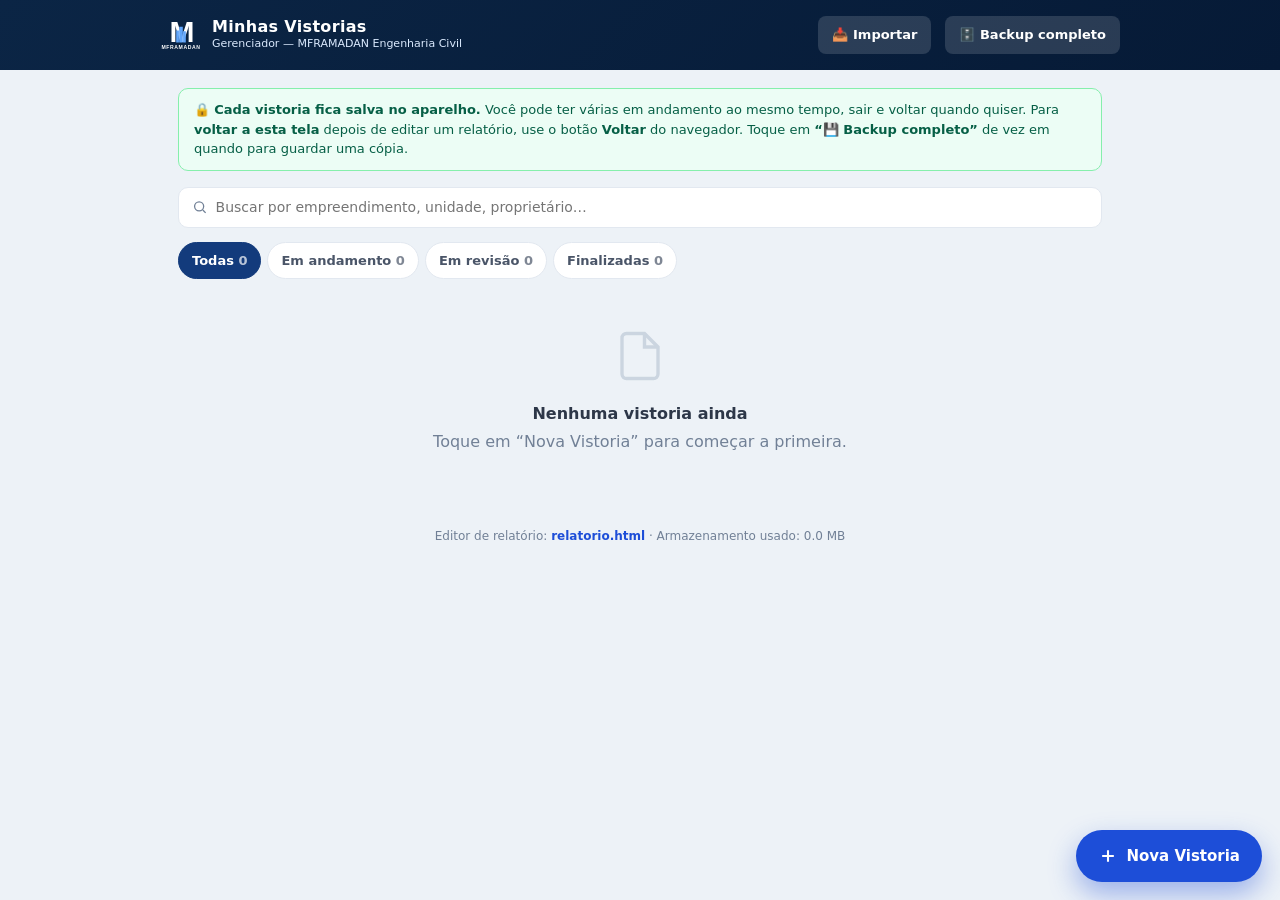
<file: ferramenta/vistorias.html>
<!DOCTYPE html>
<html lang="pt-BR">
<head>
<meta charset="UTF-8" />
<meta name="viewport" content="width=device-width, initial-scale=1.0" />
<meta name="theme-color" content="#0b2545" />
<meta name="robots" content="noindex, nofollow" />
<title>Minhas Vistorias — MFRAMADAN (uso interno)</title>
<link rel="icon" type="image/svg+xml" href="../assets/favicon.svg" />
<style>
  :root{
    --brand-900:#061a36;--brand-800:#0b2545;--brand-700:#133b7c;--brand-600:#1d4ed8;
    --brand-100:#dbeafe;--brand-50:#eff6ff;--ink-900:#0a0f1c;--ink-800:#1a202c;
    --ink-700:#2d3748;--ink-600:#4a5568;--ink-500:#718096;--ink-300:#cbd5e0;
    --ink-200:#e2e8f0;--ink-100:#edf2f7;--ink-50:#f7fafc;--ok:#16a34a;--danger:#dc2626;
  }
  *{box-sizing:border-box;margin:0;padding:0}
  body{font-family:'Segoe UI',system-ui,Roboto,Arial,sans-serif;background:var(--ink-100);color:var(--ink-800);line-height:1.5;-webkit-font-smoothing:antialiased}
  button{font:inherit;cursor:pointer;border:0;border-radius:8px;font-weight:600;transition:.15s}
  a{color:inherit}

  /* ===== Topbar ===== */
  .topbar{background:linear-gradient(135deg,var(--brand-800),var(--brand-900));color:#fff;padding:14px 18px}
  .topbar__in{max-width:960px;margin:0 auto;display:flex;align-items:center;gap:14px;flex-wrap:wrap}
  .brand{display:flex;align-items:center;gap:10px}
  .brand svg{width:42px;height:42px;flex:none}
  .brand h1{font-size:16px;letter-spacing:.02em;line-height:1.1}
  .brand small{display:block;font-size:11px;font-weight:400;color:var(--brand-100)}
  .topbar__sp{flex:1}
  .top-btn{background:rgba(255,255,255,.14);color:#fff;padding:9px 14px;font-size:13px;display:inline-flex;align-items:center;gap:6px}
  .top-btn:hover{background:rgba(255,255,255,.26)}

  /* ===== Layout ===== */
  .wrap{max-width:960px;margin:0 auto;padding:18px 18px 120px}
  .hint{background:#ecfdf5;border:1px solid #86efac;color:#065f46;border-radius:10px;padding:11px 15px;font-size:13px;margin-bottom:16px}
  .hint b{font-weight:700}

  /* ===== Toolbar ===== */
  .toolbar{display:flex;gap:10px;flex-wrap:wrap;align-items:center;margin-bottom:14px}
  .search{flex:1;min-width:180px;display:flex;align-items:center;gap:8px;background:#fff;border:1.5px solid var(--ink-200);border-radius:10px;padding:9px 13px}
  .search input{border:0;outline:0;font:inherit;font-size:14px;width:100%;background:transparent;color:var(--ink-900)}
  .tabs{display:flex;gap:6px;flex-wrap:wrap}
  .tab{background:#fff;border:1.5px solid var(--ink-200);color:var(--ink-600);padding:8px 13px;font-size:13px;border-radius:999px}
  .tab.is-active{background:var(--brand-700);border-color:var(--brand-700);color:#fff}
  .tab .cnt{opacity:.7;font-weight:700}

  /* ===== Cards ===== */
  .grid{display:grid;grid-template-columns:repeat(auto-fill,minmax(280px,1fr));gap:14px}
  .card{background:#fff;border:1px solid var(--ink-200);border-radius:14px;padding:16px;display:flex;flex-direction:column;gap:10px;border-left:5px solid var(--ink-300)}
  .card.st-andamento{border-left-color:#f59e0b}
  .card.st-revisao{border-left-color:#2563eb}
  .card.st-finalizada{border-left-color:#16a34a}
  .card__top{display:flex;justify-content:space-between;gap:8px;align-items:flex-start}
  .card__title{font-size:15px;font-weight:700;color:var(--ink-900);line-height:1.25}
  .badge{font-size:10.5px;font-weight:700;padding:3px 9px;border-radius:999px;white-space:nowrap;letter-spacing:.02em}
  .badge.st-andamento{background:#fef3c7;color:#92400e}
  .badge.st-revisao{background:#dbeafe;color:#1e40af}
  .badge.st-finalizada{background:#dcfce7;color:#166534}
  .card__meta{font-size:12.5px;color:var(--ink-600);display:flex;flex-direction:column;gap:2px}
  .card__meta b{color:var(--ink-800)}
  .card__stats{display:flex;gap:14px;font-size:12px;color:var(--ink-500);border-top:1px solid var(--ink-100);padding-top:9px}
  .card__stats strong{color:var(--brand-700);font-size:14px}
  .card__acts{display:flex;gap:7px;flex-wrap:wrap;align-items:center}
  .btn-abrir{background:var(--brand-600);color:#fff;padding:9px 16px;font-size:13px;flex:1;min-width:110px}
  .btn-abrir:hover{background:var(--brand-700)}
  .mini{background:var(--ink-50);border:1px solid var(--ink-200);color:var(--ink-600);padding:8px 10px;font-size:12px}
  .mini:hover{background:var(--ink-100)}
  .mini.danger{color:var(--danger)}
  .mini.danger:hover{background:#fee2e2}
  select.statusSel{font:inherit;font-size:12px;font-weight:600;border:1px solid var(--ink-200);border-radius:7px;padding:7px 8px;background:#fff;color:var(--ink-700);cursor:pointer}

  .empty{text-align:center;padding:50px 20px;color:var(--ink-500)}
  .empty svg{width:54px;height:54px;color:var(--ink-300);margin-bottom:12px}
  .empty h3{color:var(--ink-700);font-size:16px;margin-bottom:4px}

  /* ===== FAB ===== */
  .fab{position:fixed;right:18px;bottom:18px;background:var(--brand-600);color:#fff;padding:15px 22px;border-radius:999px;font-size:15px;box-shadow:0 12px 28px rgba(29,78,216,.4);display:inline-flex;align-items:center;gap:8px;z-index:30}
  .fab:hover{background:var(--brand-700)}
  .fab svg{width:20px;height:20px}

  .foot-info{margin-top:22px;font-size:12px;color:var(--ink-500);text-align:center;line-height:1.7}
  .foot-info a{color:var(--brand-600);font-weight:600;text-decoration:none}

  @media(max-width:560px){
    .grid{grid-template-columns:1fr}
    .brand h1{font-size:15px}
  }
</style>
</head>
<body>

<div class="topbar">
  <div class="topbar__in">
    <div class="brand">
      <svg viewBox="0 0 280 220" aria-hidden="true">
        <text x="140" y="158" text-anchor="middle" font-family="Arial Black,Arial,sans-serif" font-weight="900" font-size="200" letter-spacing="-12" fill="#fff">M</text>
        <g fill="#60a5fa"><rect x="108" y="80" width="18" height="80"/><rect x="128" y="55" width="24" height="105"/><rect x="154" y="85" width="18" height="75"/></g>
        <text x="140" y="205" text-anchor="middle" font-family="Arial Black,Arial,sans-serif" font-weight="900" font-size="34" letter-spacing="4" fill="#fff">MFRAMADAN</text>
      </svg>
      <div>
        <h1>Minhas Vistorias</h1>
        <small>Gerenciador — MFRAMADAN Engenharia Civil</small>
      </div>
    </div>
    <div class="topbar__sp"></div>
    <button class="top-btn" onclick="importar()">📥 Importar</button>
    <button class="top-btn" onclick="exportarTudo()">🗄️ Backup completo</button>
  </div>
</div>

<div class="wrap">
  <div class="hint">
    🔒 <b>Cada vistoria fica salva no aparelho.</b> Você pode ter várias em andamento ao mesmo tempo,
    sair e voltar quando quiser. Para <b>voltar a esta tela</b> depois de editar um relatório,
    use o botão <b>Voltar</b> do navegador. Toque em <b>“💾 Backup completo”</b> de vez em quando para guardar uma cópia.
  </div>

  <div class="toolbar">
    <label class="search">
      <svg width="16" height="16" viewBox="0 0 24 24" fill="none" stroke="#718096" stroke-width="2"><circle cx="11" cy="11" r="7"/><path d="m21 21-4.3-4.3"/></svg>
      <input id="busca" type="search" placeholder="Buscar por empreendimento, unidade, proprietário…" />
    </label>
  </div>
  <div class="tabs" id="tabs"></div>

  <div id="lista"></div>

  <div class="foot-info">
    Editor de relatório: <a href="relatorio.html">relatorio.html</a> ·
    <span id="armazenamento">calculando armazenamento…</span>
  </div>
</div>

<button class="fab" onclick="novaVistoria()">
  <svg viewBox="0 0 24 24" fill="none" stroke="currentColor" stroke-width="2.5"><path d="M12 5v14M5 12h14"/></svg>
  Nova Vistoria
</button>

<input type="file" id="fileImport" accept="application/json" style="display:none" />

<script>
"use strict";

/* =========================================================
   MODELO DE DADOS
   ---------------------------------------------------------
   DB "mframadan_vistorias" / store "vistorias" (keyPath id):
     {
       id, label, status: andamento|revisao|finalizada,
       criadoEm, atualizadoEm,
       snapshot: { _vid, header, dados, intro, ambientes[], cons, sig, layout }
     }
   O "snapshot" tem o MESMO formato do rascunho do relatorio.html
   (compatibilidade total: exportar/importar .json funciona nos dois).

   Handoff com o relatorio.html (NAO foi alterado):
   - DB "mframadan_relatorio" / store "rascunho" / key "atual"
   - Ao abrir uma vistoria, gravamos o snapshot dela em "atual" e
     navegamos para relatorio.html. Ele edita "atual" normalmente.
   - Ao voltar para esta tela, lemos "atual" e gravamos de volta na
     vistoria certa (identificada pelo carimbo snapshot._vid).
   ========================================================= */

const VDB="mframadan_vistorias", VSTORE="vistorias";
const RDB="mframadan_relatorio", RSTORE="rascunho", RKEY="atual";
const ABERTA="mframadan_vistoria_aberta"; // localStorage: id da vistoria em edicao

const STATUS={
  andamento:{rotulo:"Em andamento"},
  revisao:{rotulo:"Em revisão"},
  finalizada:{rotulo:"Finalizada"}
};

let vdb=null, rdb=null;
let filtroStatus="todas", termoBusca="";

/* ---------- IndexedDB genérico ---------- */
function abrirDB(nome,versao,upgrade){
  return new Promise((res,rej)=>{
    const rq=indexedDB.open(nome,versao);
    if(upgrade) rq.onupgradeneeded=()=>upgrade(rq.result);
    rq.onsuccess=()=>res(rq.result);
    rq.onerror=()=>rej(rq.error);
  });
}
function tx(db,store,modo){ return db.transaction(store,modo).objectStore(store); }
function reqP(r){ return new Promise((res,rej)=>{ r.onsuccess=()=>res(r.result); r.onerror=()=>rej(r.error); }); }

// store vistorias (keyPath id)
function vGetAll(){ return reqP(tx(vdb,VSTORE,"readonly").getAll()); }
function vGet(id){ return reqP(tx(vdb,VSTORE,"readonly").get(id)); }
function vPut(rec){
  return new Promise((res,rej)=>{
    const t=vdb.transaction(VSTORE,"readwrite");
    t.objectStore(VSTORE).put(rec);
    t.oncomplete=()=>res(true); t.onerror=()=>rej(t.error); t.onabort=()=>rej(t.error);
  });
}
function vDel(id){
  return new Promise((res,rej)=>{
    const t=vdb.transaction(VSTORE,"readwrite");
    t.objectStore(VSTORE).delete(id);
    t.oncomplete=()=>res(true); t.onerror=()=>rej(t.error);
  });
}
// store rascunho do relatorio (key avulsa "atual")
function rGet(){ try{ return reqP(tx(rdb,RSTORE,"readonly").get(RKEY)); }catch(e){ return Promise.resolve(null); } }
function rPut(obj){
  return new Promise((res,rej)=>{
    const t=rdb.transaction(RSTORE,"readwrite");
    t.objectStore(RSTORE).put(obj,RKEY);
    t.oncomplete=()=>res(true); t.onerror=()=>rej(t.error); t.onabort=()=>rej(t.error);
  });
}

/* ---------- Utilidades ---------- */
const uid=()=>"v_"+Date.now().toString(36)+Math.random().toString(36).slice(2,7);
function esc(s){return String(s==null?"":s).replace(/[&<>"]/g,c=>({"&":"&amp;","<":"&lt;",">":"&gt;",'"':"&quot;"}[c]));}
function contaFotos(snap){
  if(!snap||!snap.ambientes) return 0;
  return snap.ambientes.reduce((n,a)=>n+((a.fotos&&a.fotos.length)||0),0);
}
function tituloDe(v){
  if(v.label && v.label.trim()) return v.label.trim();
  const d=(v.snapshot&&v.snapshot.dados)||{};
  const t=[d.empreend,d.unidade].filter(Boolean).join(" · ");
  return t||"Vistoria sem nome";
}
function tempoRel(ts){
  if(!ts) return "—";
  const s=Math.floor((Date.now()-ts)/1000);
  if(s<60) return "agora há pouco";
  if(s<3600) return "há "+Math.floor(s/60)+" min";
  if(s<86400) return "há "+Math.floor(s/3600)+" h";
  const d=Math.floor(s/86400);
  if(d===1) return "ontem";
  if(d<30) return "há "+d+" dias";
  return new Date(ts).toLocaleDateString("pt-BR");
}

/* ---------- Sincronização com o relatorio.html ---------- */
// Lê o "atual" (editado pelo relatorio.html) e grava de volta na vistoria certa.
async function syncBack(){
  const aberta=localStorage.getItem(ABERTA);
  if(!aberta) return;
  let atual=null;
  try{ atual=await rGet(); }catch(e){ return; }
  if(!atual||!atual.ambientes) return;
  const vid=atual._vid||aberta;
  const v=await vGet(vid);
  if(!v) return;
  atual._vid=vid;
  v.snapshot=atual;
  v.atualizadoEm=Date.now();
  await vPut(v);
}

/* ---------- Ações ---------- */
async function novaVistoria(){
  const nome=prompt("Identificação da vistoria\n(ex.: Verde Morumbi — Apto 43c):","");
  if(nome===null) return;
  const id=uid(), agora=Date.now();
  const rec={
    id, label:nome.trim(), status:"andamento", criadoEm:agora, atualizadoEm:agora,
    snapshot:{ _vid:id, ambientes:[], dados:{} }   // demais campos o relatorio.html preenche
  };
  await vPut(rec);
  await abrirVistoria(id);
}

async function abrirVistoria(id){
  await syncBack();                       // salva o que estava aberto antes
  const v=await vGet(id);
  if(!v){ alert("Vistoria não encontrada."); return; }
  v.snapshot=v.snapshot||{ambientes:[],dados:{}};
  v.snapshot._vid=id;
  await rPut(v.snapshot);                 // entrega para o relatorio.html
  localStorage.setItem(ABERTA,id);
  location.href="relatorio.html";
}

async function mudarStatus(id,status){
  const v=await vGet(id); if(!v) return;
  v.status=status;
  await vPut(v);
  render();
}

async function duplicarVistoria(id){
  const v=await vGet(id); if(!v) return;
  const novoId=uid(), agora=Date.now();
  const snap=JSON.parse(JSON.stringify(v.snapshot||{ambientes:[],dados:{}}));
  snap._vid=novoId;
  await vPut({id:novoId,label:tituloDe(v)+" (cópia)",status:"andamento",
    criadoEm:agora,atualizadoEm:agora,snapshot:snap});
  render();
}

async function renomear(id){
  const v=await vGet(id); if(!v) return;
  const nome=prompt("Novo nome da vistoria:",tituloDe(v));
  if(nome===null) return;
  v.label=nome.trim();
  await vPut(v);
  render();
}

async function excluirVistoria(id){
  const v=await vGet(id); if(!v) return;
  if(!confirm('Excluir a vistoria "'+tituloDe(v)+'"?\n\nEssa ação não pode ser desfeita. '+
              'Considere exportar antes (botão Exportar).')) return;
  await vDel(id);
  if(localStorage.getItem(ABERTA)===id) localStorage.removeItem(ABERTA);
  render();
}

/* ---------- Exportar / Importar ---------- */
function baixarJSON(obj,nomeArq){
  const blob=new Blob([JSON.stringify(obj)],{type:"application/json"});
  const a=document.createElement("a");
  a.href=URL.createObjectURL(blob);
  a.download=nomeArq;
  a.click();
  setTimeout(()=>URL.revokeObjectURL(a.href),3000);
}
async function exportarVistoria(id){
  const v=await vGet(id); if(!v) return;
  // exporta o snapshot puro -> mesmo formato do rascunho do relatorio.html
  const nome=tituloDe(v).replace(/[^\w\-]+/g,"_").slice(0,40)||"vistoria";
  baixarJSON(v.snapshot||{ambientes:[]},"vistoria_"+nome+".json");
}
async function exportarTudo(){
  const todas=await vGetAll();
  if(!todas.length){ alert("Não há vistorias para exportar."); return; }
  baixarJSON({tipo:"mframadan_backup_vistorias",versao:1,exportadoEm:Date.now(),vistorias:todas},
    "backup_vistorias_"+new Date().toISOString().slice(0,10)+".json");
}
function importar(){ document.getElementById("fileImport").click(); }
document.getElementById("fileImport").addEventListener("change",function(){
  const file=this.files[0]; this.value="";
  if(!file) return;
  const fr=new FileReader();
  fr.onload=async()=>{
    let o; try{ o=JSON.parse(fr.result); }catch(e){ alert("Arquivo inválido."); return; }
    const agora=Date.now();
    try{
      if(o&&o.tipo==="mframadan_backup_vistorias"&&Array.isArray(o.vistorias)){
        for(const v of o.vistorias){
          const id=v.id||uid();
          const snap=v.snapshot||{ambientes:[],dados:{}}; snap._vid=id;
          await vPut({id,label:v.label||"",status:v.status||"andamento",
            criadoEm:v.criadoEm||agora,atualizadoEm:v.atualizadoEm||agora,snapshot:snap});
        }
        alert(o.vistorias.length+" vistoria(s) importada(s).");
      } else if(o&&o.snapshot&&o.snapshot.ambientes){
        const id=uid(); o.snapshot._vid=id;
        await vPut({id,label:o.label||"",status:o.status||"andamento",
          criadoEm:agora,atualizadoEm:agora,snapshot:o.snapshot});
        alert("Vistoria importada.");
      } else if(o&&o.ambientes){
        // rascunho puro do relatorio.html
        const id=uid(); o._vid=id;
        const d=o.dados||{};
        await vPut({id,label:[d.empreend,d.unidade].filter(Boolean).join(" · "),
          status:"andamento",criadoEm:agora,atualizadoEm:agora,snapshot:o});
        alert("Rascunho importado como nova vistoria.");
      } else { alert("Formato não reconhecido."); return; }
      render();
    }catch(e){ alert("Erro ao importar: "+e); }
  };
  fr.readAsText(file);
});

/* ---------- Migração / compatibilidade ---------- */
// Se for o primeiro uso e já existir um rascunho no relatorio.html, importa.
async function migrarLegado(){
  const todas=await vGetAll();
  if(todas.length) return;
  let atual=null;
  try{ atual=await rGet(); }catch(e){ return; }
  if(atual&&atual.ambientes&&(atual.ambientes.length||
      (atual.dados&&(atual.dados.empreend||atual.dados.unidade)))){
    const id=uid(); atual._vid=id;
    const d=atual.dados||{};
    await vPut({id,label:[d.empreend,d.unidade].filter(Boolean).join(" · "),
      status:"andamento",criadoEm:Date.now(),atualizadoEm:Date.now(),snapshot:atual});
  }
}

/* ---------- Render ---------- */
async function render(){
  const todas=(await vGetAll()).sort((a,b)=>(b.atualizadoEm||0)-(a.atualizadoEm||0));
  // abas com contagem
  const cont={todas:todas.length,andamento:0,revisao:0,finalizada:0};
  todas.forEach(v=>{ if(cont[v.status]!=null) cont[v.status]++; });
  const abas=[["todas","Todas"],["andamento","Em andamento"],["revisao","Em revisão"],["finalizada","Finalizadas"]];
  document.getElementById("tabs").innerHTML=abas.map(([k,r])=>
    '<button class="tab'+(filtroStatus===k?' is-active':'')+'" onclick="setFiltro(\''+k+'\')">'+
    r+' <span class="cnt">'+cont[k]+'</span></button>').join("");

  // filtro + busca
  let lista=todas;
  if(filtroStatus!=="todas") lista=lista.filter(v=>v.status===filtroStatus);
  if(termoBusca){
    const t=termoBusca.toLowerCase();
    lista=lista.filter(v=>{
      const d=(v.snapshot&&v.snapshot.dados)||{};
      return (tituloDe(v)+" "+(d.construtora||"")+" "+(d.proprietario||"")+" "+
              (d.empreend||"")+" "+(d.unidade||"")).toLowerCase().includes(t);
    });
  }

  const box=document.getElementById("lista");
  if(!todas.length){
    box.innerHTML='<div class="empty">'+
      '<svg viewBox="0 0 24 24" fill="none" stroke="currentColor" stroke-width="1.5"><path d="M14 2H6a2 2 0 0 0-2 2v16a2 2 0 0 0 2 2h12a2 2 0 0 0 2-2V8z"/><path d="M14 2v6h6"/></svg>'+
      '<h3>Nenhuma vistoria ainda</h3>'+
      '<p>Toque em “Nova Vistoria” para começar a primeira.</p></div>';
    return;
  }
  if(!lista.length){
    box.innerHTML='<div class="empty"><h3>Nada encontrado</h3><p>Ajuste a busca ou o filtro.</p></div>';
    return;
  }

  box.innerHTML='<div class="grid">'+lista.map(v=>{
    const d=(v.snapshot&&v.snapshot.dados)||{};
    const nf=contaFotos(v.snapshot);
    const na=(v.snapshot&&v.snapshot.ambientes&&v.snapshot.ambientes.length)||0;
    const st=STATUS[v.status]?v.status:"andamento";
    const opt=Object.keys(STATUS).map(k=>
      '<option value="'+k+'"'+(k===st?' selected':'')+'>'+STATUS[k].rotulo+'</option>').join("");
    return '<div class="card st-'+st+'">'+
      '<div class="card__top">'+
        '<div class="card__title">'+esc(tituloDe(v))+'</div>'+
        '<span class="badge st-'+st+'">'+STATUS[st].rotulo+'</span>'+
      '</div>'+
      '<div class="card__meta">'+
        (d.construtora?'<span>Construtora: <b>'+esc(d.construtora)+'</b></span>':'')+
        (d.data?'<span>Vistoria: <b>'+esc(d.data)+'</b></span>':'')+
        '<span>Atualizada '+tempoRel(v.atualizadoEm)+'</span>'+
      '</div>'+
      '<div class="card__stats">'+
        '<span><strong>'+na+'</strong> ambiente'+(na===1?'':'s')+'</span>'+
        '<span><strong>'+nf+'</strong> foto'+(nf===1?'':'s')+'</span>'+
      '</div>'+
      '<div class="card__acts">'+
        '<button class="btn-abrir" onclick="abrirVistoria(\''+v.id+'\')">✏️ Abrir / Editar</button>'+
        '<select class="statusSel" onchange="mudarStatus(\''+v.id+'\',this.value)" title="Mudar status">'+opt+'</select>'+
      '</div>'+
      '<div class="card__acts">'+
        '<button class="mini" onclick="renomear(\''+v.id+'\')">✎ Renomear</button>'+
        '<button class="mini" onclick="duplicarVistoria(\''+v.id+'\')">⧉ Duplicar</button>'+
        '<button class="mini" onclick="exportarVistoria(\''+v.id+'\')">⬇ Exportar</button>'+
        '<button class="mini danger" onclick="excluirVistoria(\''+v.id+'\')">🗑 Excluir</button>'+
      '</div>'+
    '</div>';
  }).join("")+'</div>';
}
function setFiltro(k){ filtroStatus=k; render(); }
document.getElementById("busca").addEventListener("input",e=>{ termoBusca=e.target.value.trim(); render(); });

/* ---------- Armazenamento ---------- */
async function mostrarArmazenamento(){
  const el=document.getElementById("armazenamento");
  try{
    if(navigator.storage&&navigator.storage.estimate){
      const e=await navigator.storage.estimate();
      const mb=(e.usage/1048576).toFixed(1);
      el.textContent="Armazenamento usado: "+mb+" MB";
    } else el.textContent="";
  }catch(_){ el.textContent=""; }
}

/* ---------- Init ---------- */
(async()=>{
  try{
    vdb=await abrirDB(VDB,1,db=>{ if(!db.objectStoreNames.contains(VSTORE)) db.createObjectStore(VSTORE,{keyPath:"id"}); });
    rdb=await abrirDB(RDB,1,db=>{ if(!db.objectStoreNames.contains(RSTORE)) db.createObjectStore(RSTORE); });
    await migrarLegado();
    await syncBack();
    await render();
    mostrarArmazenamento();
  }catch(e){
    document.getElementById("lista").innerHTML=
      '<div class="empty"><h3>Erro ao abrir o armazenamento</h3>'+
      '<p>'+esc(String(e))+'</p></div>';
  }
})();

// Ao voltar para esta aba (ex.: depois de editar no relatorio.html), re-sincroniza.
document.addEventListener("visibilitychange",()=>{ if(!document.hidden) syncBack().then(render); });
window.addEventListener("pageshow",()=>{ syncBack().then(render); });
</script>
</body>
</html>
</file>
<file: css/styles.css>
/* =========================================================
   MFRAMADAN Engenharia Civil — Design System
   Paleta: Azul corporativo + Cinzas neutros
   ========================================================= */

:root {
  /* Brand */
  --brand-900: #061a36;
  --brand-800: #0b2545;
  --brand-700: #133b7c;
  --brand-600: #1d4ed8;
  --brand-500: #2563eb;
  --brand-400: #3b82f6;
  --brand-300: #60a5fa;
  --brand-100: #dbeafe;
  --brand-50:  #eff6ff;

  /* Neutrals */
  --ink-900: #0a0f1c;
  --ink-800: #1a202c;
  --ink-700: #2d3748;
  --ink-600: #4a5568;
  --ink-500: #718096;
  --ink-400: #a0aec0;
  --ink-300: #cbd5e0;
  --ink-200: #e2e8f0;
  --ink-100: #edf2f7;
  --ink-50:  #f7fafc;

  --white: #ffffff;
  --bg:    #ffffff;

  /* Semantic */
  --success: #16a34a;
  --whatsapp: #25d366;

  /* Typography */
  --font-sans: 'Inter', system-ui, -apple-system, "Segoe UI", Roboto, "Helvetica Neue", Arial, sans-serif;
  --font-display: 'Playfair Display', Georgia, serif;

  /* Radii */
  --r-sm: 8px;
  --r-md: 12px;
  --r-lg: 18px;
  --r-xl: 24px;
  --r-2xl: 32px;
  --r-full: 999px;

  /* Shadows */
  --shadow-sm: 0 1px 2px rgba(15, 23, 42, .05), 0 1px 1px rgba(15, 23, 42, .04);
  --shadow-md: 0 6px 18px rgba(15, 23, 42, .08), 0 2px 4px rgba(15, 23, 42, .05);
  --shadow-lg: 0 24px 50px rgba(15, 23, 42, .14), 0 6px 16px rgba(15, 23, 42, .08);
  --shadow-blue: 0 18px 40px rgba(29, 78, 216, .25);

  /* Spacing */
  --container: 1180px;
  --section-y: clamp(64px, 9vw, 120px);

  /* Transitions */
  --t-fast: 150ms ease;
  --t-base: 250ms cubic-bezier(.2,.7,.2,1);
}

/* ====== Reset ====== */
*, *::before, *::after { box-sizing: border-box; }
* { margin: 0; padding: 0; }
html { scroll-behavior: smooth; -webkit-text-size-adjust: 100%; }
body {
  font-family: var(--font-sans);
  font-size: 16px;
  line-height: 1.6;
  color: var(--ink-800);
  background: var(--bg);
  -webkit-font-smoothing: antialiased;
  text-rendering: optimizeLegibility;
  overflow-x: hidden;
}
img, svg { display: block; max-width: 100%; }
a { color: inherit; text-decoration: none; transition: color var(--t-fast); }
button { font: inherit; cursor: pointer; border: 0; background: none; color: inherit; }
ul, ol { list-style: none; }
input, select, textarea { font: inherit; color: inherit; }

/* ====== Helpers ====== */
.container {
  width: min(100% - 40px, var(--container));
  margin: 0 auto;
}

.text-gradient {
  background: linear-gradient(135deg, var(--brand-400) 0%, var(--brand-700) 100%);
  -webkit-background-clip: text;
  background-clip: text;
  color: transparent;
}

.eyebrow {
  display: inline-block;
  font-size: .8rem;
  font-weight: 600;
  letter-spacing: .12em;
  text-transform: uppercase;
  color: var(--brand-600);
  margin-bottom: 16px;
}
.eyebrow--light { color: var(--brand-300); }

.section { padding: var(--section-y) 0; position: relative; }
.section--dark {
  background: linear-gradient(180deg, var(--brand-900) 0%, var(--brand-800) 100%);
  color: var(--ink-100);
}
.section--soft { background: var(--ink-50); }
.section--cta {
  background:
    radial-gradient(800px 400px at 0% 0%, rgba(59,130,246,.18), transparent 60%),
    radial-gradient(800px 400px at 100% 100%, rgba(29,78,216,.15), transparent 60%),
    linear-gradient(160deg, var(--brand-900), var(--ink-900));
  color: var(--ink-100);
}

.section__head {
  text-align: center;
  max-width: 720px;
  margin: 0 auto 56px;
}
.section__title {
  font-family: var(--font-display);
  font-weight: 700;
  font-size: clamp(1.9rem, 4vw, 2.85rem);
  line-height: 1.15;
  color: var(--ink-900);
  letter-spacing: -.02em;
}
.section__title--light { color: var(--white); }
.section__lead {
  margin-top: 18px;
  color: var(--ink-600);
  font-size: 1.05rem;
}
.section--dark .section__lead,
.section--cta .section__lead { color: var(--ink-300); }

/* ====== Buttons ====== */
.btn {
  display: inline-flex;
  align-items: center;
  justify-content: center;
  gap: 10px;
  padding: 12px 22px;
  border-radius: var(--r-full);
  font-weight: 600;
  font-size: .95rem;
  letter-spacing: .01em;
  transition: transform var(--t-fast), box-shadow var(--t-base), background var(--t-base), color var(--t-base);
  white-space: nowrap;
  cursor: pointer;
}
.btn--lg { padding: 16px 28px; font-size: 1rem; }
.btn--block { width: 100%; }

.btn--primary {
  background: linear-gradient(135deg, var(--brand-600), var(--brand-800));
  color: var(--white);
  box-shadow: var(--shadow-blue);
}
.btn--primary:hover {
  transform: translateY(-2px);
  box-shadow: 0 22px 45px rgba(29, 78, 216, .35);
}
.btn--ghost {
  background: transparent;
  color: var(--ink-800);
  border: 1.5px solid var(--ink-300);
}
.btn--ghost:hover {
  border-color: var(--brand-600);
  color: var(--brand-700);
  background: var(--brand-50);
}
.section--dark .btn--ghost,
.section--cta .btn--ghost {
  color: var(--white);
  border-color: rgba(255,255,255,.25);
}
.section--dark .btn--ghost:hover,
.section--cta .btn--ghost:hover {
  background: rgba(255,255,255,.08);
  border-color: rgba(255,255,255,.5);
}

/* ====== HEADER ====== */
.header {
  position: sticky;
  top: 0;
  z-index: 50;
  background: rgba(255,255,255,.82);
  backdrop-filter: saturate(180%) blur(14px);
  -webkit-backdrop-filter: saturate(180%) blur(14px);
  border-bottom: 1px solid transparent;
  transition: background var(--t-base), border-color var(--t-base), box-shadow var(--t-base);
}
.header.is-scrolled {
  background: rgba(255,255,255,.95);
  border-color: var(--ink-200);
  box-shadow: var(--shadow-sm);
}
.header__inner {
  display: flex;
  align-items: center;
  justify-content: space-between;
  height: 76px;
  gap: 24px;
}
.logo {
  display: inline-flex;
  align-items: center;
  gap: 12px;
}
.logo__text {
  display: flex;
  flex-direction: column;
  line-height: 1;
}
.logo__text strong {
  font-weight: 800;
  font-size: 1.05rem;
  letter-spacing: .02em;
  color: var(--brand-800);
}
.logo__text small {
  font-size: .7rem;
  letter-spacing: .14em;
  text-transform: uppercase;
  color: var(--ink-500);
  margin-top: 4px;
}
.logo--light .logo__text strong { color: var(--white); }
.logo--light .logo__text small { color: var(--ink-300); }

.nav {
  display: flex;
  align-items: center;
  gap: 28px;
}
.nav__list {
  display: flex;
  gap: 28px;
}
.nav__list a {
  font-size: .95rem;
  font-weight: 500;
  color: var(--ink-700);
  position: relative;
}
.nav__list a::after {
  content: '';
  position: absolute;
  left: 0;
  bottom: -6px;
  height: 2px;
  width: 0;
  background: var(--brand-600);
  transition: width var(--t-base);
}
.nav__list a:hover { color: var(--brand-700); }
.nav__list a:hover::after { width: 100%; }
.nav__highlight {
  color: var(--brand-700) !important;
  background: var(--brand-50);
  padding: 6px 12px;
  border-radius: var(--r-full);
  border: 1px solid var(--brand-100);
}
.nav__highlight::after { display: none; }
.nav__highlight:hover { background: var(--brand-100); }

.nav__cta {
  background: var(--whatsapp);
  color: var(--white);
  padding: 10px 18px;
  font-size: .9rem;
  box-shadow: 0 8px 22px rgba(37, 211, 102, .35);
}
.nav__cta:hover {
  transform: translateY(-2px);
  box-shadow: 0 12px 28px rgba(37, 211, 102, .45);
}

.nav__toggle {
  display: none;
  width: 44px;
  height: 44px;
  position: relative;
}
.nav__toggle span {
  position: absolute;
  left: 10px;
  right: 10px;
  height: 2px;
  background: var(--ink-800);
  transition: transform var(--t-base), opacity var(--t-base), top var(--t-base);
}
.nav__toggle span:nth-child(1) { top: 14px; }
.nav__toggle span:nth-child(2) { top: 21px; }
.nav__toggle span:nth-child(3) { top: 28px; }
.nav__toggle.is-open span:nth-child(1) { top: 21px; transform: rotate(45deg); }
.nav__toggle.is-open span:nth-child(2) { opacity: 0; }
.nav__toggle.is-open span:nth-child(3) { top: 21px; transform: rotate(-45deg); }

/* ====== HERO ====== */
.hero {
  position: relative;
  overflow: hidden;
  padding: clamp(60px, 8vw, 110px) 0 clamp(80px, 10vw, 140px);
  background: linear-gradient(180deg, #f5f8ff 0%, #ffffff 60%);
}
.hero__bg { position: absolute; inset: 0; pointer-events: none; }
.hero__grid {
  position: absolute; inset: 0;
  background-image:
    linear-gradient(rgba(29,78,216,.06) 1px, transparent 1px),
    linear-gradient(90deg, rgba(29,78,216,.06) 1px, transparent 1px);
  background-size: 50px 50px;
  mask-image: radial-gradient(ellipse at 50% 0%, #000 30%, transparent 70%);
}
.hero__glow {
  position: absolute;
  top: -120px; right: -120px;
  width: 600px; height: 600px;
  background: radial-gradient(closest-side, rgba(59,130,246,.35), transparent 70%);
  filter: blur(40px);
}
.hero__inner {
  position: relative;
  display: grid;
  grid-template-columns: 1.1fr .9fr;
  gap: 60px;
  align-items: center;
}
.badge {
  display: inline-flex;
  align-items: center;
  gap: 8px;
  padding: 8px 16px;
  border-radius: var(--r-full);
  background: var(--brand-50);
  color: var(--brand-700);
  font-size: .82rem;
  font-weight: 600;
  border: 1px solid var(--brand-100);
}
.badge__dot {
  width: 8px; height: 8px;
  border-radius: 50%;
  background: var(--brand-500);
  box-shadow: 0 0 0 4px rgba(37, 99, 235, .18);
}
.hero__title {
  font-family: var(--font-display);
  font-weight: 700;
  font-size: clamp(2.2rem, 5vw, 3.8rem);
  line-height: 1.08;
  letter-spacing: -.025em;
  color: var(--ink-900);
  margin: 22px 0 18px;
}
.hero__subtitle {
  color: var(--ink-600);
  font-size: 1.1rem;
  max-width: 540px;
}
.hero__cta {
  display: flex;
  flex-wrap: wrap;
  gap: 14px;
  margin: 32px 0 40px;
}
.hero__stats {
  display: grid;
  grid-template-columns: repeat(3, 1fr);
  gap: 24px;
  max-width: 520px;
  padding-top: 28px;
  border-top: 1px solid var(--ink-200);
}
.hero__stats strong {
  display: block;
  font-family: var(--font-display);
  font-size: 1.85rem;
  color: var(--brand-700);
  letter-spacing: -.02em;
  line-height: 1;
}
.hero__stats span {
  display: block;
  margin-top: 6px;
  font-size: .82rem;
  color: var(--ink-500);
}

/* Floating card */
.hero__card { display: flex; justify-content: center; }
.card-3d {
  width: 100%;
  max-width: 380px;
  padding: 32px;
  border-radius: var(--r-2xl);
  background: linear-gradient(160deg, var(--brand-700) 0%, var(--brand-900) 100%);
  color: var(--white);
  box-shadow:
    0 30px 60px rgba(11, 37, 69, .35),
    0 12px 24px rgba(11, 37, 69, .2),
    inset 0 1px 0 rgba(255,255,255,.08);
  position: relative;
  overflow: hidden;
  transform: rotate(2deg);
  transition: transform var(--t-base);
}
.card-3d::before {
  content: '';
  position: absolute;
  inset: 0;
  background:
    radial-gradient(600px 200px at 100% 0%, rgba(96,165,250,.25), transparent 60%),
    radial-gradient(400px 200px at 0% 100%, rgba(59,130,246,.18), transparent 60%);
  pointer-events: none;
}
.card-3d:hover { transform: rotate(0deg) translateY(-4px); }
.card-3d > * { position: relative; }
.card-3d__top {
  display: flex;
  align-items: center;
  gap: 12px;
  font-size: .78rem;
  font-weight: 700;
  letter-spacing: .18em;
  text-transform: uppercase;
  color: var(--brand-100);
  margin-bottom: 28px;
}
.card-3d h3 {
  font-family: var(--font-display);
  font-size: 1.6rem;
  line-height: 1.2;
  margin-bottom: 6px;
}
.card-3d__role {
  font-size: .9rem;
  color: var(--brand-100);
  margin-bottom: 24px;
}
.card-3d__list {
  display: flex;
  flex-direction: column;
  gap: 10px;
  margin-bottom: 28px;
}
.card-3d__list li {
  display: flex;
  align-items: center;
  gap: 10px;
  font-size: .92rem;
  color: var(--ink-100);
}
.card-3d__list svg { color: var(--brand-300); flex: none; }
.card-3d__cta {
  display: inline-block;
  font-weight: 600;
  font-size: .92rem;
  color: var(--white);
  border-top: 1px solid rgba(255,255,255,.15);
  padding-top: 20px;
  width: 100%;
}
.card-3d__cta:hover { color: var(--brand-300); }

/* ====== REFORMA (nicho apartamento novo) ====== */
.reforma {
  background:
    radial-gradient(700px 320px at 100% 0%, rgba(251, 191, 36, .08), transparent 60%),
    radial-gradient(700px 320px at 0% 100%, rgba(29, 78, 216, .08), transparent 60%),
    linear-gradient(180deg, var(--ink-50) 0%, #ffffff 100%);
  position: relative;
}
.badge--warn {
  background: linear-gradient(135deg, #fef3c7, #fde68a);
  color: #78350f;
  border-color: #fcd34d;
  box-shadow: 0 4px 14px rgba(251, 191, 36, .25);
}
.badge__dot--warn {
  background: #d97706;
  box-shadow: 0 0 0 4px rgba(217, 119, 6, .25);
}
.reforma__grid {
  display: grid;
  grid-template-columns: 1fr 1.15fr;
  gap: 28px;
  margin-bottom: 48px;
}
.reforma__col {
  background: var(--white);
  padding: 36px;
  border-radius: var(--r-xl);
  border: 1px solid var(--ink-200);
  box-shadow: var(--shadow-sm);
}
.reforma__col h3 {
  font-family: var(--font-display);
  font-size: 1.4rem;
  color: var(--ink-900);
  margin-bottom: 24px;
  padding-bottom: 16px;
  border-bottom: 1px solid var(--ink-200);
}
.reforma__col--pain { border-top: 4px solid #fca5a5; }
.reforma__col--pain h3 { color: #991b1b; }
.reforma__col--solution { border-top: 4px solid var(--brand-500); }
.reforma__col--solution h3 { color: var(--brand-700); }
.reforma__col ul {
  display: flex;
  flex-direction: column;
  gap: 16px;
}
.reforma__col li {
  display: flex;
  align-items: flex-start;
  gap: 14px;
  color: var(--ink-700);
  font-size: .98rem;
  line-height: 1.45;
}
.reforma__col li strong { color: var(--ink-900); }
.reforma__ic {
  width: 26px; height: 26px;
  border-radius: 50%;
  flex: none;
  display: inline-flex;
  align-items: center;
  justify-content: center;
  margin-top: 2px;
}
.reforma__ic--bad { background: #fee2e2; color: #b91c1c; }
.reforma__ic--ok { background: var(--brand-100); color: var(--brand-700); }

.reforma__cta {
  background: linear-gradient(135deg, var(--brand-800) 0%, var(--brand-900) 100%);
  border-radius: var(--r-xl);
  padding: 40px;
  color: var(--white);
  position: relative;
  overflow: hidden;
}
.reforma__cta::before {
  content: '';
  position: absolute;
  inset: 0;
  background:
    radial-gradient(500px 200px at 100% 0%, rgba(96,165,250,.25), transparent 60%);
  pointer-events: none;
}
.reforma__cta-inner {
  display: grid;
  grid-template-columns: 1fr auto;
  align-items: center;
  gap: 32px;
  position: relative;
}
.reforma__cta h3 {
  font-family: var(--font-display);
  font-size: 1.7rem;
  margin-bottom: 8px;
  letter-spacing: -.01em;
}
.reforma__cta p { color: var(--ink-300); font-size: 1rem; }
.reforma__note {
  position: relative;
  margin-top: 22px;
  font-size: .85rem;
  color: var(--ink-400);
  display: inline-flex;
  align-items: center;
  gap: 8px;
}
.reforma__note svg { color: var(--brand-300); }

.btn--whatsapp {
  background: var(--whatsapp);
  color: var(--white);
  box-shadow: 0 12px 28px rgba(37, 211, 102, .4);
}
.btn--whatsapp:hover {
  transform: translateY(-2px);
  box-shadow: 0 16px 36px rgba(37, 211, 102, .5);
  background: #1fb858;
}

.reforma__leadmag {
  display: flex;
  align-items: center;
  gap: 18px;
  margin-top: 16px;
  padding: 18px 24px;
  background: linear-gradient(135deg, #fef3c7 0%, #fde68a 100%);
  border: 1.5px dashed #d97706;
  border-radius: var(--r-xl);
  color: #78350f;
  text-decoration: none;
  transition: transform var(--t-base), box-shadow var(--t-base);
}
.reforma__leadmag:hover {
  transform: translateY(-2px);
  box-shadow: 0 12px 24px rgba(217, 119, 6, .25);
}
.reforma__leadmag-ic {
  width: 52px; height: 52px;
  border-radius: var(--r-md);
  background: #fff;
  color: #d97706;
  display: inline-flex;
  align-items: center;
  justify-content: center;
  flex: none;
  box-shadow: 0 4px 10px rgba(217, 119, 6, .15);
}
.reforma__leadmag-text {
  flex: 1;
  display: flex;
  flex-direction: column;
}
.reforma__leadmag-text strong {
  font-family: var(--font-display);
  font-size: 1.15rem;
  color: #78350f;
}
.reforma__leadmag-text span {
  font-size: .9rem;
  color: #92400e;
  margin-top: 2px;
}
.reforma__leadmag-cta {
  display: inline-flex;
  align-items: center;
  gap: 6px;
  background: #d97706;
  color: #fff;
  padding: 10px 18px;
  border-radius: var(--r-full);
  font-weight: 700;
  font-size: .9rem;
  white-space: nowrap;
  transition: gap var(--t-base);
}
.reforma__leadmag:hover .reforma__leadmag-cta { gap: 12px; }

@media (max-width: 900px) {
  .reforma__grid { grid-template-columns: 1fr; gap: 20px; }
  .reforma__cta { padding: 28px; }
  .reforma__cta-inner { grid-template-columns: 1fr; gap: 20px; text-align: left; }
  .reforma__cta .btn { width: 100%; }
  .reforma__leadmag { flex-direction: column; text-align: center; gap: 14px; }
  .reforma__leadmag-cta { width: 100%; justify-content: center; }
}

/* ====== VISTORIA DE CHAVES (nicho) ====== */
.vistoria {
  background:
    radial-gradient(700px 320px at 0% 0%, rgba(220, 38, 38, .06), transparent 60%),
    radial-gradient(700px 320px at 100% 100%, rgba(29, 78, 216, .07), transparent 60%),
    #ffffff;
}
.badge--alert {
  background: linear-gradient(135deg, #fee2e2, #fecaca);
  color: #991b1b;
  border-color: #fca5a5;
  box-shadow: 0 4px 14px rgba(220, 38, 38, .2);
}
.badge__dot--alert {
  background: #dc2626;
  box-shadow: 0 0 0 4px rgba(220, 38, 38, .25);
}
.vistoria__grid {
  display: grid;
  grid-template-columns: repeat(3, 1fr);
  gap: 22px;
  margin-bottom: 40px;
}
.vistoria__card {
  background: var(--white);
  border: 1px solid var(--ink-200);
  border-radius: var(--r-xl);
  padding: 30px 26px;
  box-shadow: var(--shadow-sm);
  transition: transform var(--t-base), box-shadow var(--t-base);
}
.vistoria__card:hover { transform: translateY(-5px); box-shadow: var(--shadow-lg); }
.vistoria__ic {
  width: 52px; height: 52px;
  border-radius: var(--r-md);
  background: linear-gradient(135deg, var(--brand-50), var(--brand-100));
  color: var(--brand-700);
  display: flex; align-items: center; justify-content: center;
  margin-bottom: 18px;
}
.vistoria__card h3 {
  font-family: var(--font-display);
  font-size: 1.25rem;
  color: var(--ink-900);
  margin-bottom: 8px;
}
.vistoria__card p { color: var(--ink-600); font-size: .95rem; }

.vistoria__split {
  display: grid;
  grid-template-columns: 1fr 1fr;
  gap: 24px;
  align-items: stretch;
}
.vistoria__pain {
  background: var(--ink-50);
  border: 1px solid var(--ink-200);
  border-top: 4px solid #fca5a5;
  border-radius: var(--r-xl);
  padding: 32px;
}
.vistoria__pain h3 {
  font-family: var(--font-display);
  font-size: 1.3rem;
  color: #991b1b;
  margin-bottom: 20px;
}
.vistoria__pain ul { display: flex; flex-direction: column; gap: 14px; }
.vistoria__pain li {
  display: flex;
  align-items: flex-start;
  gap: 12px;
  color: var(--ink-700);
  font-size: .96rem;
  line-height: 1.45;
}
.vistoria__cta {
  background: linear-gradient(135deg, var(--brand-800), var(--brand-900));
  color: var(--white);
  border-radius: var(--r-xl);
  padding: 32px;
  display: flex;
  flex-direction: column;
  justify-content: center;
  position: relative;
  overflow: hidden;
}
.vistoria__cta::before {
  content: '';
  position: absolute; inset: 0;
  background: radial-gradient(500px 200px at 100% 0%, rgba(96,165,250,.22), transparent 60%);
  pointer-events: none;
}
.vistoria__cta > * { position: relative; }
.vistoria__cta h3 {
  font-family: var(--font-display);
  font-size: 1.5rem;
  margin-bottom: 8px;
}
.vistoria__cta p { color: var(--ink-300); font-size: .96rem; margin-bottom: 20px; }
.vistoria__note {
  margin-top: 16px;
  font-size: .82rem;
  color: var(--ink-400);
}

/* Card de serviço em destaque */
.service--featured {
  border-color: var(--brand-300);
  box-shadow: 0 12px 30px rgba(29, 78, 216, .12);
  position: relative;
}
.service--featured::before { opacity: 1; }
.service__tag {
  position: absolute;
  top: 16px; right: 16px;
  background: linear-gradient(135deg, #fef3c7, #fde68a);
  color: #92400e;
  font-size: .7rem;
  font-weight: 700;
  letter-spacing: .04em;
  text-transform: uppercase;
  padding: 5px 10px;
  border-radius: var(--r-full);
}

/* Fotos da engenheira (somem sozinhas se o arquivo não existir) */
.about__photo {
  width: 100%;
  aspect-ratio: 4 / 3;
  object-fit: cover;
  object-position: center 20%;
  border-radius: var(--r-lg);
  margin-bottom: 24px;
  border: 1px solid rgba(255,255,255,.12);
}
.card-3d__photo {
  width: 100%;
  aspect-ratio: 3 / 2;
  object-fit: cover;
  object-position: center 25%;
  border-radius: var(--r-lg);
  margin: 4px 0 18px;
  box-shadow: 0 10px 24px rgba(0,0,0,.25);
}
.vistoria__photo {
  width: 100%;
  aspect-ratio: 16 / 10;
  object-fit: cover;
  object-position: center 30%;
  border-radius: var(--r-lg);
  margin-bottom: 20px;
}

@media (max-width: 900px) {
  .vistoria__grid { grid-template-columns: 1fr; gap: 16px; }
  .vistoria__split { grid-template-columns: 1fr; }
  .vistoria__pain, .vistoria__cta { padding: 24px; }
}

/* ====== TRUSTBAR ====== */
.trustbar {
  background: var(--ink-50);
  border-top: 1px solid var(--ink-200);
  border-bottom: 1px solid var(--ink-200);
  padding: 36px 0;
}
.trustbar__inner {
  display: flex;
  flex-wrap: wrap;
  align-items: center;
  gap: 24px;
  justify-content: space-between;
}
.trustbar__label {
  font-size: .8rem;
  font-weight: 600;
  letter-spacing: .14em;
  text-transform: uppercase;
  color: var(--ink-500);
}
.trustbar__list {
  display: flex;
  flex-wrap: wrap;
  gap: 36px;
}
.trustbar__list li {
  display: flex;
  flex-direction: column;
  line-height: 1.2;
}
.trustbar__list strong {
  font-family: var(--font-display);
  font-size: 1.15rem;
  color: var(--brand-800);
}
.trustbar__list span {
  font-size: .75rem;
  color: var(--ink-500);
  margin-top: 4px;
}

/* ====== SERVIÇOS ====== */
.services {
  display: grid;
  grid-template-columns: repeat(3, 1fr);
  gap: 24px;
}
.service {
  background: var(--white);
  padding: 32px 28px;
  border-radius: var(--r-xl);
  border: 1px solid var(--ink-200);
  transition: transform var(--t-base), box-shadow var(--t-base), border-color var(--t-base);
  position: relative;
  overflow: hidden;
}
.service::before {
  content: '';
  position: absolute;
  top: 0; left: 0;
  width: 100%; height: 4px;
  background: linear-gradient(90deg, var(--brand-500), var(--brand-700));
  opacity: 0;
  transition: opacity var(--t-base);
}
.service:hover {
  transform: translateY(-6px);
  box-shadow: var(--shadow-lg);
  border-color: transparent;
}
.service:hover::before { opacity: 1; }
.service__icon {
  width: 56px; height: 56px;
  border-radius: var(--r-md);
  background: linear-gradient(135deg, var(--brand-50), var(--brand-100));
  color: var(--brand-700);
  display: flex;
  align-items: center;
  justify-content: center;
  margin-bottom: 22px;
}
.service h3 {
  font-family: var(--font-display);
  font-size: 1.35rem;
  font-weight: 700;
  color: var(--ink-900);
  margin-bottom: 10px;
  letter-spacing: -.01em;
}
.service p {
  color: var(--ink-600);
  font-size: .95rem;
  margin-bottom: 18px;
}
.service__link {
  font-size: .9rem;
  font-weight: 600;
  color: var(--brand-700);
  display: inline-flex;
  align-items: center;
  gap: 4px;
  transition: gap var(--t-base);
}
.service__link:hover { gap: 10px; color: var(--brand-800); }

/* ====== ABOUT ====== */
.about {
  display: grid;
  grid-template-columns: .9fr 1.1fr;
  gap: 64px;
  align-items: center;
}
.about__media { display: flex; justify-content: center; }
.about__card {
  width: 100%;
  max-width: 420px;
  background: linear-gradient(160deg, rgba(255,255,255,.06), rgba(255,255,255,.02));
  backdrop-filter: blur(20px);
  border: 1px solid rgba(255,255,255,.12);
  padding: 36px;
  border-radius: var(--r-xl);
  position: relative;
}
.about__badge {
  display: inline-flex;
  align-items: center;
  gap: 8px;
  padding: 8px 14px;
  border-radius: var(--r-full);
  background: rgba(96, 165, 250, .15);
  color: var(--brand-300);
  font-size: .82rem;
  font-weight: 600;
  margin-bottom: 22px;
}
.about__name {
  font-family: var(--font-display);
  font-size: 1.8rem;
  color: var(--white);
  margin-bottom: 6px;
  letter-spacing: -.01em;
}
.about__crea {
  color: var(--ink-300);
  font-size: .95rem;
  margin-bottom: 28px;
}
.about__crea strong { color: var(--brand-300); }
.about__contact {
  display: flex;
  flex-direction: column;
  gap: 14px;
}
.about__contact li {
  display: flex;
  align-items: center;
  gap: 12px;
  color: var(--ink-200);
  font-size: .95rem;
}
.about__contact svg { color: var(--brand-300); flex: none; }

.about__content p {
  color: var(--ink-300);
  font-size: 1.05rem;
  margin-bottom: 16px;
}
.about__content p strong { color: var(--white); }
.about__benefits {
  display: grid;
  gap: 14px;
  margin: 28px 0 36px;
}
.about__benefits li {
  display: flex;
  align-items: center;
  gap: 12px;
  color: var(--ink-200);
  font-size: 1rem;
}
.check {
  width: 28px; height: 28px;
  border-radius: 50%;
  background: var(--brand-600);
  color: var(--white);
  display: inline-flex;
  align-items: center;
  justify-content: center;
  flex: none;
  box-shadow: 0 6px 16px rgba(29, 78, 216, .35);
}

/* ====== PROCESS ====== */
.process {
  display: grid;
  grid-template-columns: repeat(4, 1fr);
  gap: 24px;
  counter-reset: step;
}
.process__item {
  background: var(--white);
  padding: 32px 28px;
  border-radius: var(--r-xl);
  border: 1px solid var(--ink-200);
  position: relative;
  transition: transform var(--t-base), box-shadow var(--t-base);
}
.process__item:hover {
  transform: translateY(-4px);
  box-shadow: var(--shadow-md);
}
.process__num {
  display: inline-block;
  font-family: var(--font-display);
  font-size: 2.4rem;
  font-weight: 700;
  background: linear-gradient(135deg, var(--brand-400), var(--brand-700));
  -webkit-background-clip: text;
  background-clip: text;
  color: transparent;
  line-height: 1;
  margin-bottom: 16px;
}
.process__item h3 {
  font-family: var(--font-display);
  font-size: 1.2rem;
  color: var(--ink-900);
  margin-bottom: 8px;
}
.process__item p {
  color: var(--ink-600);
  font-size: .92rem;
}

/* ====== FAQ ====== */
.faq-wrap { max-width: 820px; margin: 0 auto; }
.faq { display: flex; flex-direction: column; gap: 12px; }
.faq__item {
  background: var(--white);
  border: 1px solid var(--ink-200);
  border-radius: var(--r-lg);
  padding: 4px 24px;
  transition: border-color var(--t-base), box-shadow var(--t-base);
}
.faq__item[open] {
  border-color: var(--brand-300);
  box-shadow: 0 8px 20px rgba(29, 78, 216, .08);
}
.faq__item summary {
  list-style: none;
  cursor: pointer;
  padding: 20px 0;
  font-weight: 600;
  color: var(--ink-900);
  font-size: 1.02rem;
  display: flex;
  justify-content: space-between;
  align-items: center;
  gap: 16px;
}
.faq__item summary::-webkit-details-marker { display: none; }
.faq__item summary::after {
  content: '+';
  font-size: 1.6rem;
  font-weight: 400;
  color: var(--brand-600);
  transition: transform var(--t-base);
}
.faq__item[open] summary::after { transform: rotate(45deg); }
.faq__item p {
  padding: 0 0 20px;
  color: var(--ink-600);
  border-top: 1px solid var(--ink-100);
  padding-top: 16px;
}

/* ====== CTA / CONTATO ====== */
.cta {
  display: grid;
  grid-template-columns: 1fr 1fr;
  gap: 64px;
  align-items: center;
}
.cta__lead {
  color: var(--ink-300);
  font-size: 1.1rem;
  margin: 16px 0 36px;
}
.cta__channels {
  display: flex;
  flex-direction: column;
  gap: 18px;
}
.cta__channels li {
  display: flex;
  align-items: center;
  gap: 16px;
}
.cta__ic {
  width: 44px; height: 44px;
  border-radius: 50%;
  background: rgba(96, 165, 250, .12);
  color: var(--brand-300);
  display: inline-flex;
  align-items: center;
  justify-content: center;
  flex: none;
}
.cta__channels strong {
  display: block;
  font-size: .8rem;
  font-weight: 600;
  letter-spacing: .1em;
  text-transform: uppercase;
  color: var(--brand-300);
  margin-bottom: 2px;
}
.cta__channels a, .cta__channels span {
  color: var(--white);
  font-size: 1rem;
}
.cta__channels a:hover { color: var(--brand-300); }

.cta__form {
  background: var(--white);
  color: var(--ink-900);
  color-scheme: light;
  padding: 36px;
  border-radius: var(--r-xl);
  box-shadow: var(--shadow-lg);
  display: grid;
  gap: 16px;
}
.cta__form h3 {
  font-family: var(--font-display);
  font-size: 1.5rem;
  color: var(--ink-900);
  margin-bottom: 6px;
}
.cta__form label {
  display: flex;
  flex-direction: column;
  gap: 6px;
  color: var(--ink-900);
}
.cta__form label.full { grid-column: 1 / -1; }
.cta__form span {
  font-size: .82rem;
  font-weight: 600;
  color: var(--ink-700);
}
.cta__form input,
.cta__form select,
.cta__form textarea {
  border: 1.5px solid var(--ink-200);
  border-radius: var(--r-md);
  padding: 12px 14px;
  font-size: .95rem;
  background-color: var(--white);
  color: var(--ink-900);
  -webkit-text-fill-color: var(--ink-900);
  caret-color: var(--brand-600);
  color-scheme: light;
  transition: border-color var(--t-fast), background-color var(--t-fast), box-shadow var(--t-fast);
  font-family: inherit;
  width: 100%;
}
.cta__form input::placeholder,
.cta__form textarea::placeholder {
  color: var(--ink-400);
  opacity: 1;
}
.cta__form input:focus,
.cta__form select:focus,
.cta__form textarea:focus {
  outline: none;
  border-color: var(--brand-500);
  background-color: var(--white);
  color: var(--ink-900);
  box-shadow: 0 0 0 4px rgba(37, 99, 235, .12);
}
.cta__form select {
  appearance: none;
  -webkit-appearance: none;
  background-image: url("data:image/svg+xml;utf8,<svg xmlns='http://www.w3.org/2000/svg' width='14' height='14' viewBox='0 0 24 24' fill='none' stroke='%234a5568' stroke-width='2.5'><path d='M6 9l6 6 6-6'/></svg>");
  background-repeat: no-repeat;
  background-position: right 14px center;
  padding-right: 40px;
}
.cta__form select option { color: var(--ink-900); background: var(--white); }
.cta__form textarea { resize: vertical; min-height: 100px; }

/* Bloqueia o azul/amarelo do autofill do Chrome */
.cta__form input:-webkit-autofill,
.cta__form input:-webkit-autofill:hover,
.cta__form input:-webkit-autofill:focus,
.cta__form select:-webkit-autofill,
.cta__form textarea:-webkit-autofill {
  -webkit-text-fill-color: var(--ink-900);
  -webkit-box-shadow: 0 0 0 1000px var(--white) inset;
  caret-color: var(--brand-600);
  transition: background-color 5000s ease-in-out 0s;
}

.cta__form-note {
  font-size: .78rem;
  color: var(--ink-500);
  text-align: center;
  margin-top: 4px;
}

/* ====== FOOTER ====== */
.footer {
  background: var(--ink-900);
  color: var(--ink-300);
  padding-top: 64px;
}
.footer__inner {
  display: grid;
  grid-template-columns: 1.4fr 1fr 1fr 1fr;
  gap: 40px;
  padding-bottom: 48px;
}
.footer__brand p {
  margin-top: 18px;
  font-size: .92rem;
  max-width: 320px;
  color: var(--ink-400);
}
.footer__col h4 {
  font-family: var(--font-display);
  color: var(--white);
  font-size: 1.05rem;
  margin-bottom: 18px;
}
.footer__col ul { display: flex; flex-direction: column; gap: 10px; }
.footer__col a { font-size: .92rem; color: var(--ink-300); }
.footer__col a:hover { color: var(--brand-300); }
.footer__col li { font-size: .92rem; }

.footer__bottom {
  border-top: 1px solid rgba(255,255,255,.08);
  padding: 22px 0;
  font-size: .82rem;
}
.footer__bottom .container {
  display: flex;
  justify-content: space-between;
  flex-wrap: wrap;
  gap: 12px;
  color: var(--ink-500);
}

/* ====== WhatsApp float ====== */
.wa-float {
  position: fixed;
  right: 20px;
  bottom: 20px;
  width: 60px;
  height: 60px;
  border-radius: 50%;
  background: var(--whatsapp);
  color: var(--white);
  display: inline-flex;
  align-items: center;
  justify-content: center;
  box-shadow: 0 14px 32px rgba(37, 211, 102, .45);
  z-index: 40;
  transition: transform var(--t-base);
  animation: pulse-wa 2.4s ease-in-out infinite;
}
.wa-float:hover { transform: scale(1.08); }
@keyframes pulse-wa {
  0%, 100% { box-shadow: 0 14px 32px rgba(37, 211, 102, .45), 0 0 0 0 rgba(37, 211, 102, .6); }
  70% { box-shadow: 0 14px 32px rgba(37, 211, 102, .45), 0 0 0 18px rgba(37, 211, 102, 0); }
}

/* ====== Reveal animation ====== */
.reveal {
  opacity: 0;
  transform: translateY(30px);
  transition: opacity .8s cubic-bezier(.2,.7,.2,1), transform .8s cubic-bezier(.2,.7,.2,1);
}
.reveal.is-visible {
  opacity: 1;
  transform: translateY(0);
}

@media (prefers-reduced-motion: reduce) {
  *, *::before, *::after { animation-duration: .001s !important; transition-duration: .001s !important; }
  .reveal { opacity: 1; transform: none; }
}

/* ====== RESPONSIVE ====== */
@media (max-width: 1024px) {
  .hero__inner { grid-template-columns: 1fr; gap: 48px; }
  .hero__card { order: -1; }
  .card-3d { max-width: 100%; transform: rotate(0); }
  .services { grid-template-columns: repeat(2, 1fr); }
  .about { grid-template-columns: 1fr; gap: 40px; }
  .process { grid-template-columns: repeat(2, 1fr); }
  .cta { grid-template-columns: 1fr; gap: 40px; }
  .footer__inner { grid-template-columns: 1fr 1fr; }
}

@media (max-width: 720px) {
  .nav { display: none; }
  .nav__toggle { display: block; }
  .nav.is-open {
    display: flex;
    flex-direction: column;
    position: absolute;
    top: 76px;
    left: 0; right: 0;
    background: var(--white);
    padding: 24px;
    gap: 16px;
    border-bottom: 1px solid var(--ink-200);
    box-shadow: var(--shadow-md);
  }
  .nav.is-open .nav__list {
    flex-direction: column;
    gap: 14px;
    width: 100%;
  }
  .nav.is-open .nav__cta { width: 100%; }

  .hero__title { font-size: 2.1rem; }
  .hero__cta { flex-direction: column; align-items: stretch; }
  .hero__cta .btn { width: 100%; }
  .hero__stats { grid-template-columns: 1fr; gap: 18px; }
  .services { grid-template-columns: 1fr; }
  .process { grid-template-columns: 1fr; }
  .footer__inner { grid-template-columns: 1fr; }
  .trustbar__inner { justify-content: flex-start; }
  .trustbar__list { gap: 24px; }
  .cta__form { padding: 24px; }
}
</file>
